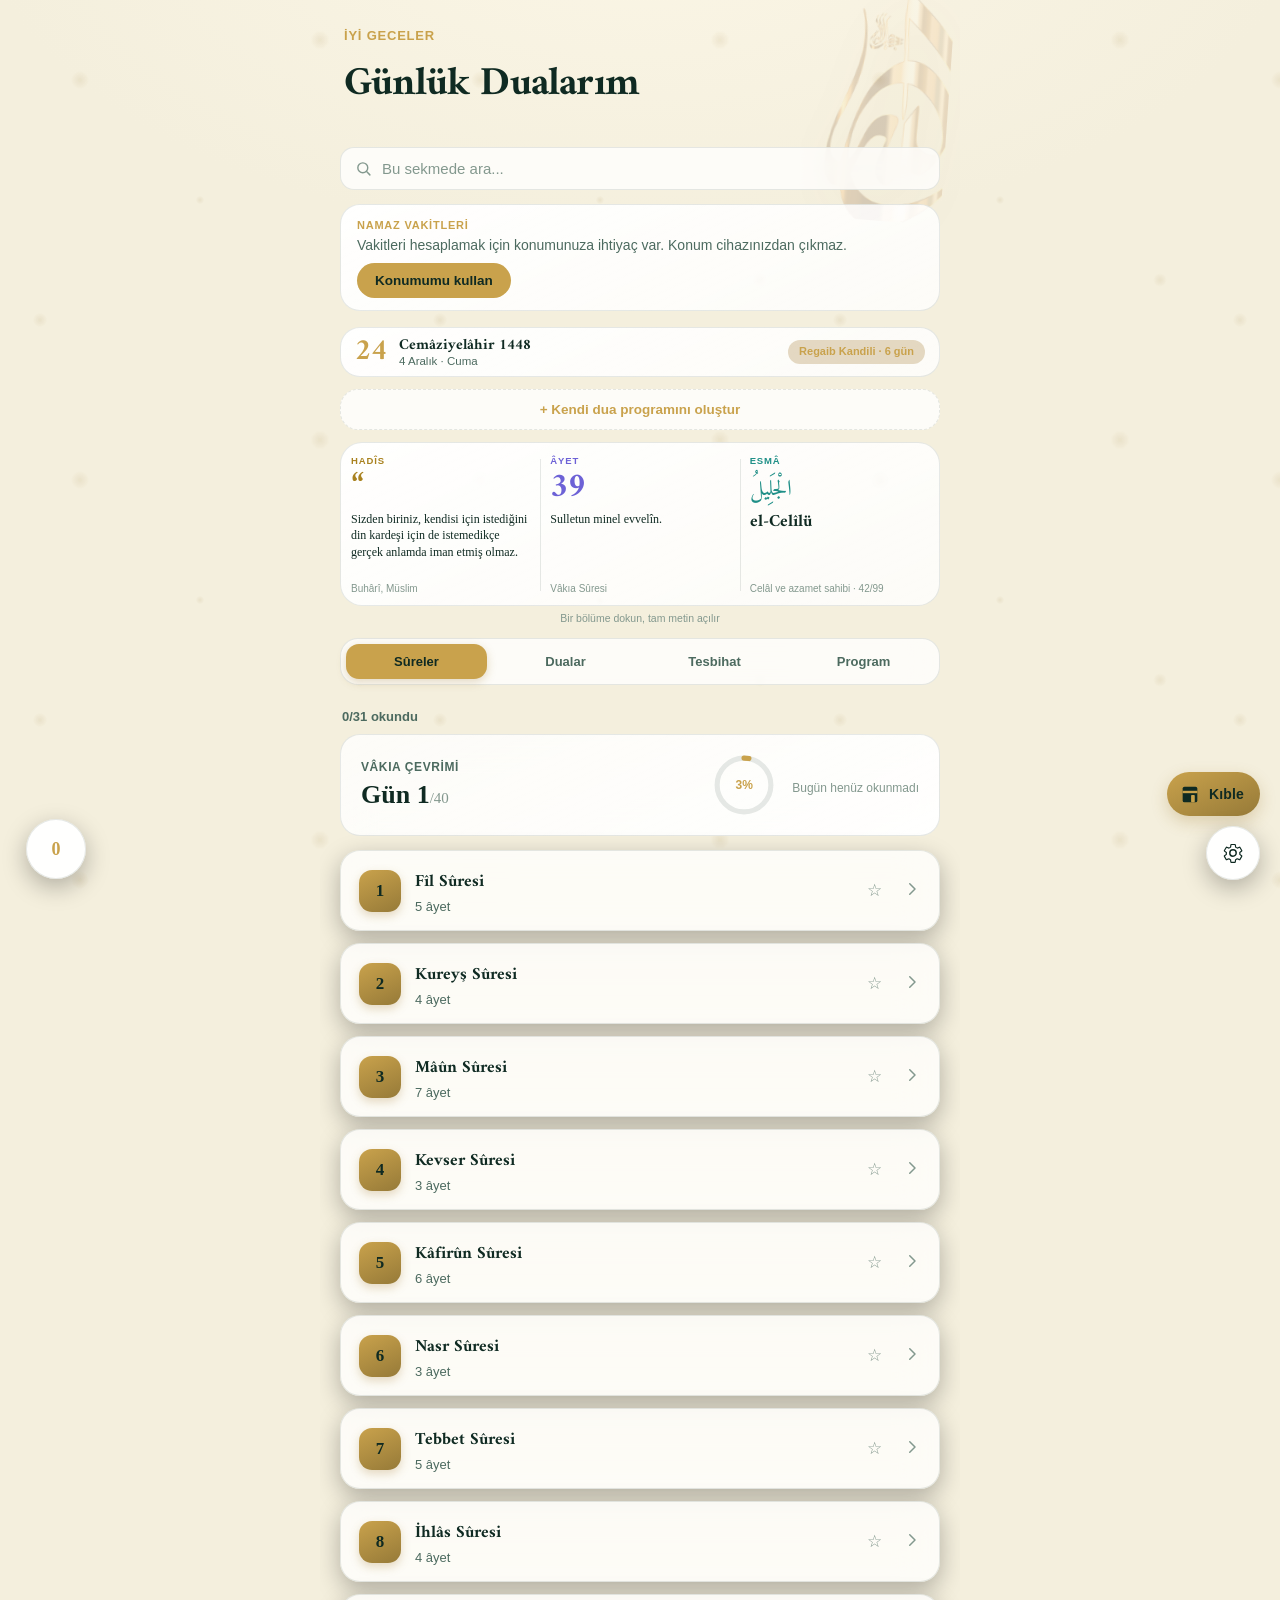
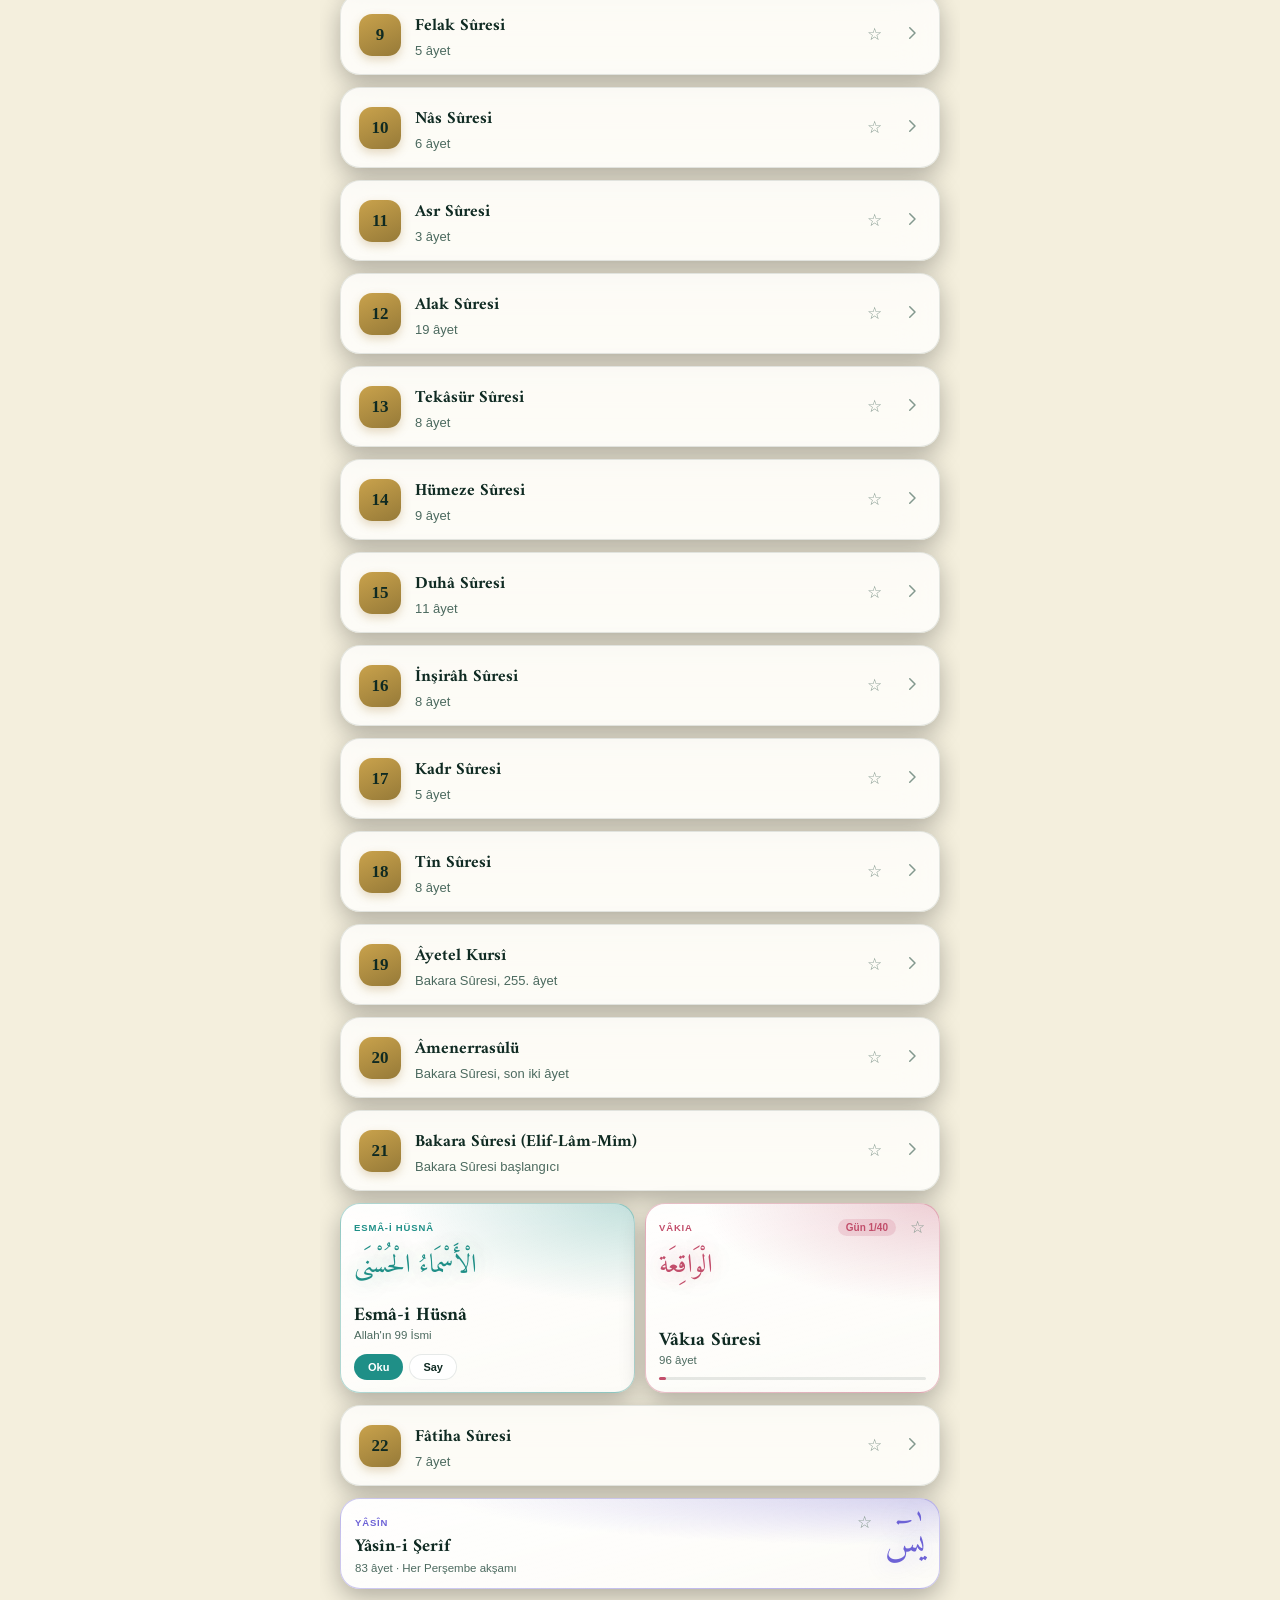
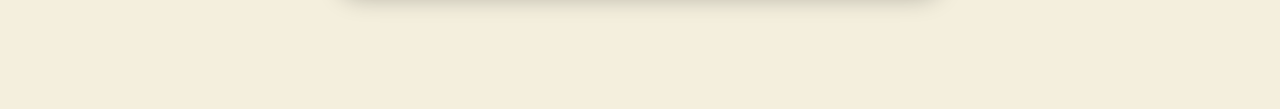
<file: index.html>
<!DOCTYPE html>
<html lang="tr">
<head>
<meta charset="UTF-8">
<meta name="viewport" content="width=device-width, initial-scale=1, viewport-fit=cover">
<script>
/* AÇILIŞ EKRANI SÜRESİ: iOS'un açılış resmi, sayfa ilk kez çizilene kadar ekranda kalır. Ana ekrandan (standalone)
   açılışta çizimi kısa süre geciktiririz; böylece aynı resim daha uzun görünür ve ikinci bir ekran olmaz.
   Ayarlamak için SPLASH_MS (milisaniye). Tarayıcıda denemek için adrese ?splash ekle. */
try {
  var SPLASH_MS = 1600;
  if (window.navigator.standalone === true || window.matchMedia("(display-mode: standalone)").matches || location.search.indexOf("splash") > -1) {
    var t0 = Date.now();
    while (Date.now() - t0 < SPLASH_MS) { /* bekle */ }
  }
} catch (e) {}
</script>
<meta name="theme-color" content="#0A2A22">
<meta name="mobile-web-app-capable" content="yes">
<meta name="apple-mobile-web-app-capable" content="yes">
<meta name="apple-mobile-web-app-status-bar-style" content="black-translucent">
<meta name="apple-mobile-web-app-title" content="Dualarım">
<link rel="manifest" href="manifest.json">
<title>Günlük Dualarım</title>
<link rel="preconnect" href="https://fonts.googleapis.com">
<link rel="preconnect" href="https://fonts.gstatic.com" crossorigin>
<link href="https://fonts.googleapis.com/css2?family=Amiri:ital,wght@0,400;0,700;1,400&display=swap" rel="stylesheet">
<link rel="icon" type="image/png" sizes="192x192" href="assets/icon-192.png">
<link rel="apple-touch-icon" href="assets/icon-180.png">
<link rel="apple-touch-startup-image" media="(device-width: 440px) and (device-height: 956px) and (-webkit-device-pixel-ratio: 3) and (orientation: portrait) and (prefers-color-scheme: dark)" href="assets/splash/1320x2868.jpg">
<link rel="apple-touch-startup-image" media="(device-width: 440px) and (device-height: 956px) and (-webkit-device-pixel-ratio: 3) and (orientation: portrait) and (prefers-color-scheme: light)" href="assets/splash/light-1320x2868.jpg">
<link rel="apple-touch-startup-image" media="(device-width: 402px) and (device-height: 874px) and (-webkit-device-pixel-ratio: 3) and (orientation: portrait) and (prefers-color-scheme: dark)" href="assets/splash/1206x2622.jpg">
<link rel="apple-touch-startup-image" media="(device-width: 402px) and (device-height: 874px) and (-webkit-device-pixel-ratio: 3) and (orientation: portrait) and (prefers-color-scheme: light)" href="assets/splash/light-1206x2622.jpg">
<link rel="apple-touch-startup-image" media="(device-width: 430px) and (device-height: 932px) and (-webkit-device-pixel-ratio: 3) and (orientation: portrait) and (prefers-color-scheme: dark)" href="assets/splash/1290x2796.jpg">
<link rel="apple-touch-startup-image" media="(device-width: 430px) and (device-height: 932px) and (-webkit-device-pixel-ratio: 3) and (orientation: portrait) and (prefers-color-scheme: light)" href="assets/splash/light-1290x2796.jpg">
<link rel="apple-touch-startup-image" media="(device-width: 393px) and (device-height: 852px) and (-webkit-device-pixel-ratio: 3) and (orientation: portrait) and (prefers-color-scheme: dark)" href="assets/splash/1179x2556.jpg">
<link rel="apple-touch-startup-image" media="(device-width: 393px) and (device-height: 852px) and (-webkit-device-pixel-ratio: 3) and (orientation: portrait) and (prefers-color-scheme: light)" href="assets/splash/light-1179x2556.jpg">
<link rel="apple-touch-startup-image" media="(device-width: 390px) and (device-height: 844px) and (-webkit-device-pixel-ratio: 3) and (orientation: portrait) and (prefers-color-scheme: dark)" href="assets/splash/1170x2532.jpg">
<link rel="apple-touch-startup-image" media="(device-width: 390px) and (device-height: 844px) and (-webkit-device-pixel-ratio: 3) and (orientation: portrait) and (prefers-color-scheme: light)" href="assets/splash/light-1170x2532.jpg">
<link rel="apple-touch-startup-image" media="(device-width: 428px) and (device-height: 926px) and (-webkit-device-pixel-ratio: 3) and (orientation: portrait) and (prefers-color-scheme: dark)" href="assets/splash/1284x2778.jpg">
<link rel="apple-touch-startup-image" media="(device-width: 428px) and (device-height: 926px) and (-webkit-device-pixel-ratio: 3) and (orientation: portrait) and (prefers-color-scheme: light)" href="assets/splash/light-1284x2778.jpg">
<link rel="apple-touch-startup-image" media="(device-width: 375px) and (device-height: 812px) and (-webkit-device-pixel-ratio: 3) and (orientation: portrait) and (prefers-color-scheme: dark)" href="assets/splash/1125x2436.jpg">
<link rel="apple-touch-startup-image" media="(device-width: 375px) and (device-height: 812px) and (-webkit-device-pixel-ratio: 3) and (orientation: portrait) and (prefers-color-scheme: light)" href="assets/splash/light-1125x2436.jpg">
<link rel="apple-touch-startup-image" media="(device-width: 414px) and (device-height: 896px) and (-webkit-device-pixel-ratio: 3) and (orientation: portrait) and (prefers-color-scheme: dark)" href="assets/splash/1242x2688.jpg">
<link rel="apple-touch-startup-image" media="(device-width: 414px) and (device-height: 896px) and (-webkit-device-pixel-ratio: 3) and (orientation: portrait) and (prefers-color-scheme: light)" href="assets/splash/light-1242x2688.jpg">
<link rel="apple-touch-startup-image" media="(device-width: 414px) and (device-height: 896px) and (-webkit-device-pixel-ratio: 2) and (orientation: portrait) and (prefers-color-scheme: dark)" href="assets/splash/828x1792.jpg">
<link rel="apple-touch-startup-image" media="(device-width: 414px) and (device-height: 896px) and (-webkit-device-pixel-ratio: 2) and (orientation: portrait) and (prefers-color-scheme: light)" href="assets/splash/light-828x1792.jpg">
<link rel="apple-touch-startup-image" media="(device-width: 375px) and (device-height: 667px) and (-webkit-device-pixel-ratio: 2) and (orientation: portrait) and (prefers-color-scheme: dark)" href="assets/splash/750x1334.jpg">
<link rel="apple-touch-startup-image" media="(device-width: 375px) and (device-height: 667px) and (-webkit-device-pixel-ratio: 2) and (orientation: portrait) and (prefers-color-scheme: light)" href="assets/splash/light-750x1334.jpg">
<link rel="apple-touch-startup-image" media="(device-width: 414px) and (device-height: 736px) and (-webkit-device-pixel-ratio: 3) and (orientation: portrait) and (prefers-color-scheme: dark)" href="assets/splash/1242x2208.jpg">
<link rel="apple-touch-startup-image" media="(device-width: 414px) and (device-height: 736px) and (-webkit-device-pixel-ratio: 3) and (orientation: portrait) and (prefers-color-scheme: light)" href="assets/splash/light-1242x2208.jpg">
<style>
/* =========================================================
   SABAH VİRDİ — design tokens
   Palette: near-black surface + warm dawn amber accent
   Type: SF-style sans for chrome, serif ("New York" style) for reading text
   Signature: activity-ring tesbih counter with 3D press feedback
   ========================================================= */

:root{
  --emblem-img: url('[data-uri]');
  --sans: -apple-system, BlinkMacSystemFont, "SF Pro Display", "Segoe UI", Roboto, Helvetica, Arial, sans-serif;
  --serif: "New York", ui-serif, Georgia, "Times New Roman", serif;
  --display: "Amiri", var(--serif);

  --radius-lg: 28px;
  --radius-md: 20px;
  --radius-sm: 14px;

  --accent: #C9A24C;       /* zümrüt yaldız */
  --accent-dim: #967A38;
  --accent-glow: rgba(201,162,76,0.35);

  --shadow-soft: 0 8px 24px rgba(0,0,0,0.28);
  --shadow-press: 0 2px 8px rgba(0,0,0,0.35) inset;

  --font-scale: 1;
}

/* ---------- THEME: dark (default) ---------- */
.theme-dark{
  --bg: #0A2A22;
  --bg-end: #081E19;
  --bg-grad: radial-gradient(1200px 600px at 50% -10%, #123E33 0%, #081E19 55%);
  --surface: rgba(255,255,255,0.055);
  --surface-strong: rgba(255,255,255,0.09);
  --border: rgba(201,162,76,0.16);
  --text-primary: #EFF3EF;
  --text-secondary: #8FB6A8;
  --text-tertiary: #6C8E82;
  --divider: rgba(201,162,76,0.14);
}

/* ---------- THEME: light ---------- */
.theme-light{
  --bg: #F4EFDD;
  --bg-end: #F4EFDD;
  --bg-grad: radial-gradient(1200px 600px at 50% -10%, #FBF6E6 0%, #F4EFDD 55%);
  --surface: rgba(255,255,255,0.78);
  --surface-strong: rgba(255,255,255,0.96);
  --border: rgba(10,42,34,0.1);
  --text-primary: #0F2A22;
  --text-secondary: #4C6A5F;
  --text-tertiary: #83988e;
  --divider: rgba(10,42,34,0.1);
  --accent-glow: rgba(150,110,30,0.25);
}

/* font-size data attribute scales */
body[data-font-size="small"]{ --font-scale: 0.86; }
body[data-font-size="medium"]{ --font-scale: 1; }
body[data-font-size="large"]{ --font-scale: 1.22; }
body[data-font-size="xlarge"]{ --font-scale: 1.48; }

*{ box-sizing: border-box; -webkit-tap-highlight-color: transparent; }
html,body{ height: 100%; }
/* Sayfa hiçbir ekranda yana kaymasın (taşan sabit süsler, iOS'ta yatay esneme) */
html, body{ max-width: 100%; touch-action: pan-y pinch-zoom; overscroll-behavior-x: none; }
@supports (overflow: clip){ .home-screen, .reader-screen, .stats-screen, .qibla-screen{ overflow-x: clip; } }
@supports (overflow: clip){ html, body{ overflow-x: clip; } }
body{
  margin: 0;
  font-family: var(--sans);
  /* Gradyan tekrar etmesin: 100% yüksekliğin altında kaydırınca ikinci bir "parlak bant" (dikiş) oluşuyordu.
     Gradyanın bittiği renk (--bg-end) zemin olarak devam eder. */
  background: var(--bg-grad) no-repeat, var(--bg-end);
  color: var(--text-primary);
  min-height: 100dvh;
  transition: background .35s ease, color .35s ease;
  overscroll-behavior-y: none;
}

button{ font-family: inherit; border: none; background: none; color: inherit; cursor: pointer; touch-action: manipulation; }

/* ================= HOME ================= */
.home-screen{
  position: relative;
  overflow: hidden;
  max-width: 640px;
  margin: 0 auto;
  padding: env(safe-area-inset-top, 24px) 20px 120px;
  min-height: 100dvh;
}

/* Sağ üstte yumuşak, göz yormayan bir "Allah" amblemi — atmosferik arka plan */
.home-bg-emblem{
  position: absolute;
  top: -10px;
  right: 12px;
  width: 150px;
  height: 230px;
  background-image: var(--emblem-img);
  background-repeat: no-repeat;
  background-position: top right -30px;
  background-size: 150px auto;
  opacity: 0.14;
  filter: drop-shadow(0 0 30px var(--accent-glow));
  pointer-events: none;
  z-index: 0;
  transform: rotate(4deg);
}
.theme-light .home-bg-emblem{ opacity: 0.18; }

.home-header, .dua-list{ position: relative; z-index: 1; }

.home-header{ padding: 28px 4px 22px; }
.eyebrow{
  font-size: 13px; font-weight: 600; letter-spacing: .06em; text-transform: uppercase;
  color: var(--accent); margin-bottom: 6px;
}
.home-title{
  font-family: var(--display);
  font-size: 40px; font-weight: 700; margin: 0 0 6px; letter-spacing: -0.02em;
  color: var(--text-primary);
}
.home-sub{ margin: 0; color: var(--text-secondary); font-size: 15px; }

.dua-list{ display: flex; flex-direction: column; gap: 12px; }

.dua-card{
  position: relative;
  display: flex; align-items: center; gap: 14px;
  padding: 16px 18px;
  background: var(--surface);
  border: 1px solid var(--border);
  border-radius: var(--radius-md);
  backdrop-filter: blur(20px) saturate(140%);
  -webkit-backdrop-filter: blur(20px) saturate(140%);
  box-shadow: var(--shadow-soft);
  transform-style: preserve-3d;
  transition: transform .35s cubic-bezier(.2,.8,.2,1), box-shadow .35s ease, border-color .35s ease;
  text-align: left;
  width: 100%;
}
.dua-card:active{ transform: scale(.975) translateY(1px); box-shadow: var(--shadow-press); }
@media (hover:hover){
  .dua-card:hover{ transform: translateY(-3px) rotateX(2deg); border-color: var(--accent-glow); box-shadow: 0 14px 30px rgba(0,0,0,0.32); }
}

.dua-index{
  flex: 0 0 auto;
  width: 42px; height: 42px;
  border-radius: 13px;
  display: flex; align-items: center; justify-content: center;
  font-family: var(--serif); font-weight: 600; font-size: 17px;
  background: linear-gradient(155deg, var(--accent) 0%, var(--accent-dim) 100%);
  color: #0F2A22;
  box-shadow: 0 4px 10px var(--accent-glow);
}
.dua-info{ flex: 1; min-width: 0; }
.dua-name{ font-family: var(--display); font-size: 17px; font-weight: 700; margin: 0 0 2px; }
.dua-meta{ font-size: 13px; color: var(--text-secondary); margin: 0; display: flex; align-items: center; gap: 6px; flex-wrap: wrap; }
.dua-cycle-badge{
  font-size: 11px; font-weight: 700; letter-spacing: .02em;
  padding: 2px 8px; border-radius: 20px;
  background: var(--accent-glow); color: var(--accent);
}
.dua-chevron{ color: var(--text-tertiary); flex: 0 0 auto; }
.dua-done{
  position: absolute; top: 10px; right: 10px;
  width: 20px; height: 20px; border-radius: 50%;
  background: var(--accent); color: #0F2A22;
  display: none; align-items: center; justify-content: center; font-size: 12px; font-weight: 700;
}
.dua-card.is-done .dua-done{ display: flex; }

/* ---------- Home: gruplanmış bölümler ---------- */
.section-label{
  display: flex; align-items: baseline; justify-content: space-between;
  padding: 0 6px; margin: 0;
  font-size: 11.5px; font-weight: 800; letter-spacing: .09em; text-transform: uppercase;
  color: var(--accent);
}
.section-label:not(:first-child){ margin-top: 8px; }
.section-label .count{
  font-size: 10.5px; font-weight: 700; letter-spacing: 0;
  padding: 2px 8px; border-radius: 999px;
  background: var(--accent-glow); color: var(--accent);
}

.dua-card-row{ display: flex; align-items: stretch; gap: 8px; }
.dua-card-row .dua-card{ flex: 1; min-width: 0; width: auto; }
.dua-counter-btn{
  flex: 0 0 auto; width: 52px;
  display: flex; align-items: center; justify-content: center;
  background: var(--surface); border: 1px solid var(--border);
  border-radius: var(--radius-md); color: var(--accent);
  box-shadow: var(--shadow-soft);
  transition: transform .18s ease, background .2s ease;
}
.dua-counter-btn:active{ transform: scale(.9); background: var(--surface-strong); }

/* ---------- Home: Esmâ-i Hüsnâ öne çıkan kart ---------- */

.home-counter-fab{
  position: fixed; left: 20px; bottom: calc(20px + env(safe-area-inset-bottom,0px)); z-index: 20;
}
.home-counter-fab:active .counter-fab-ring{ transform: scale(.88); }

.home-footer{
  position: fixed; right: 20px; bottom: calc(20px + env(safe-area-inset-bottom,0px)); z-index: 20;
  display: flex; flex-direction: column; align-items: flex-end; gap: 10px;
}
.qibla-fab{
  height: 44px; padding: 0 16px 0 12px; border-radius: 999px;
  background: linear-gradient(155deg, var(--accent) 0%, var(--accent-dim) 100%);
  border: none;
  display: flex; align-items: center; gap: 8px;
  color: #0F2A22; font-weight: 700; font-size: 14px; letter-spacing: .01em;
  box-shadow: 0 6px 16px var(--accent-glow);
  transition: transform .2s ease;
  animation: qiblaPulse 3.2s ease-in-out infinite;
}
.qibla-fab:active{ transform: scale(.94); }
@keyframes qiblaPulse{
  0%, 100%{ box-shadow: 0 6px 16px var(--accent-glow), 0 0 0 0 transparent; }
  50%{ box-shadow: 0 6px 16px var(--accent-glow), 0 0 0 7px rgba(201,162,76,0.18); }
}
.settings-fab{
  width: 54px; height: 54px; border-radius: 50%;
  background: var(--surface-strong); border: 1px solid var(--border);
  backdrop-filter: blur(20px);
  display: flex; align-items: center; justify-content: center;
  color: var(--text-primary);
  box-shadow: var(--shadow-soft);
  transition: transform .2s ease;
}
.settings-fab:active{ transform: scale(.9); }

/* ================= READER ================= */
.reader-screen{ max-width: 680px; margin: 0 auto; padding-bottom: 90px; position: relative; }

/* Okuma ekranında çok soluk, sabit (scroll ile kaymayan) amblem — dikkat dağıtmadan atmosfer */
.reader-bg-emblem{
  position: fixed;
  top: 60px;
  right: 0;
  width: 120px;
  height: 190px;
  background-image: var(--emblem-img);
  background-repeat: no-repeat;
  background-position: top right;
  background-size: 120px auto;
  opacity: 0.06;
  pointer-events: none;
  z-index: 0;
  transform: rotate(4deg);
}
.theme-light .reader-bg-emblem{ opacity: 0.08; }
.reader-header, .reader-body{ position: relative; z-index: 1; }
@media (max-width: 380px){
  .reader-bg-emblem{ width: 100px; height: 160px; top: 50px; right: -10px; }
}
.reader-header{
  position: sticky; top: 0; z-index: 10;
  display: flex; align-items: center; gap: 10px;
  /* Yükseklik sabit: kaydırınca değişirse içerik kayar, scrollY eşiği tekrar geçer ve titreme olur */
  /* üst kenardan 28px aşağıda: iOS'ta üst kenara yakın başlık bulanık çiziliyordu */
  padding: calc(env(safe-area-inset-top,0px) + 28px) 14px 10px;
  border-bottom: 1px solid transparent;
  background: linear-gradient(var(--bg) 60%, transparent);
  /* backdrop-filter kullanılmaz: iOS PWA'da başlık yazısını bulanık çiziyordu */
}
.icon-btn{
  width: 38px; height: 38px; border-radius: 50%;
  background: var(--surface); border: 1px solid var(--border);
  display: flex; align-items: center; justify-content: center;
  color: var(--text-primary); flex: 0 0 auto;
  transition: transform .18s ease;
}
.icon-btn:active{ transform: scale(.88); }
.reader-title-wrap{ flex: 1; min-width: 0; height: 38px; display: flex; flex-direction: column; justify-content: center; text-align: center; }
.reader-title{ font-family: var(--display); font-size: 17px; line-height: 1.2; font-weight: 700; }
.reader-subtitle{ font-size: 12px; line-height: 1.2; color: var(--text-secondary); }

.audio-card{ margin: 0 0 16px; border: 1px solid var(--border, rgba(127,127,127,.25)); border-radius: 16px; padding: 12px 14px; background: var(--card, rgba(127,127,127,.06)); }
.audio-play{ display: flex; align-items: center; gap: 12px; width: 100%; background: none; border: 0; padding: 0; color: inherit; font: inherit; text-align: left; cursor: pointer; }
.audio-play-ico{ flex: none; width: 40px; height: 40px; border-radius: 50%; display: grid; place-items: center; background: var(--accent); color: #fff; }
.audio-play-title{ font-weight: 600; font-size: 15px; }
.audio-play-sub{ font-size: 12.5px; color: var(--text-secondary); }
.audio-actions{ display: flex; gap: 14px; margin-top: 10px; font-size: 13px; }
.audio-link{ background: none; border: 0; padding: 4px 0; color: var(--accent); font: inherit; font-weight: 600; cursor: pointer; }
.audio-link.muted{ color: var(--text-secondary); font-weight: 500; }
.audio-player{ width: 100%; margin-top: 12px; height: 40px; }
.audio-frame{ position: relative; width: 100%; aspect-ratio: 16 / 9; margin-top: 12px; border-radius: 12px; overflow: hidden; background: #000; }
.audio-frame iframe{ position: absolute; inset: 0; width: 100%; height: 100%; border: 0; }
.reader-body{ padding: 8px 22px 40px; }
.reader-note{
  font-size: 14px; color: var(--text-secondary);
  background: var(--surface); border: 1px solid var(--border);
  border-radius: var(--radius-sm); padding: 12px 16px; margin-bottom: 22px;
}
.cycle-banner{
  background: var(--surface); border: 1px solid var(--border);
  border-radius: var(--radius-sm); padding: 16px; margin-bottom: 18px;
}
.cycle-banner-row{ display: flex; align-items: center; justify-content: space-between; margin-bottom: 12px; }
.cycle-banner-label{ font-size: 13px; color: var(--text-secondary); }
.cycle-banner-day{ font-family: var(--serif); font-weight: 700; font-size: 16px; color: var(--accent); }
.cycle-advance-btn{ margin-top: 0; }
.cycle-skip{ margin-top: 14px; padding-top: 14px; border-top: 1px solid var(--divider); display: flex; flex-direction: column; align-items: center; gap: 10px; text-align: center; }
.cycle-skip-label{ font-size: 12.5px; letter-spacing: .04em; color: var(--text-tertiary); text-transform: uppercase; font-weight: 600; }
.cycle-skip-ctl{ display: flex; flex-direction: column; align-items: center; gap: 10px; }
.cycle-skip-step{ display: flex; align-items: center; justify-content: center; gap: 14px; }
.cycle-step{ width: 36px; height: 36px; border-radius: 50%; border: 1px solid var(--border); background: var(--surface); color: var(--accent); font-size: 20px; line-height: 1; font-weight: 600; display: grid; place-items: center; padding: 0; transition: transform .15s ease; }
.cycle-step:active{ transform: scale(.9); }
.cycle-skip-n{ min-width: 36px; text-align: center; font-family: var(--serif); font-weight: 700; font-size: 20px; color: var(--text-primary); font-variant-numeric: tabular-nums; }
.cycle-skip-add{ margin: 0; width: auto; display: inline-flex; align-items: center; justify-content: center; padding: 9px 20px; font-size: 14px; border-radius: 999px; background: transparent; color: var(--accent); border: 1px solid var(--accent); }
.cycle-skip-add:active{ transform: scale(.97); }
.cycle-advance-btn:disabled{ opacity: .55; }
.dua-text{
  font-family: var(--serif);
  font-size: calc(19px * var(--font-scale));
  line-height: 1.85;
  color: var(--text-primary);
  white-space: pre-line;
}
.dua-text .verse{ display: block; margin-bottom: 1.1em; }
.dua-text .verse-num{
  display: inline-block; min-width: 1.6em; margin-right: .4em;
  color: var(--accent); font-family: var(--sans); font-size: .55em; font-weight: 700;
  vertical-align: super;
}
.placeholder-note{
  font-family: var(--sans); font-size: 15px; color: var(--text-secondary);
  background: var(--surface); border: 1px dashed var(--border);
  border-radius: var(--radius-sm); padding: 18px;
}

/* Counter floating button on reader screen */
.counter-fab{
  position: fixed; right: 20px; bottom: calc(20px + env(safe-area-inset-bottom,0px)); z-index: 20;
}
.counter-fab-ring{
  width: 60px; height: 60px; border-radius: 50%;
  display: flex; align-items: center; justify-content: center;
  background: var(--surface-strong); border: 1px solid var(--border);
  backdrop-filter: blur(20px);
  box-shadow: var(--shadow-soft);
  transition: transform .18s ease;
}
.counter-fab:active .counter-fab-ring{ transform: scale(.88); }
.counter-fab-num{ font-family: var(--serif); font-weight: 700; font-size: 18px; color: var(--accent); }

/* ================= SHEETS (settings / counter) ================= */
.sheet-backdrop{
  position: fixed; inset: 0; background: rgba(0,0,0,0.45); z-index: 30;
  animation: fadeIn .25s ease;
}
.sheet{
  position: fixed; left: 0; right: 0; bottom: 0; z-index: 31;
  background: var(--surface-strong);
  backdrop-filter: blur(28px) saturate(160%);
  -webkit-backdrop-filter: blur(28px) saturate(160%);
  border-top-left-radius: 26px; border-top-right-radius: 26px;
  border: 1px solid var(--border); border-bottom: none;
  padding: 10px 24px calc(28px + env(safe-area-inset-bottom,0px));
  max-width: 640px; margin: 0 auto;
  box-shadow: 0 -10px 40px rgba(0,0,0,0.35);
  animation: slideUp .3s cubic-bezier(.2,.8,.2,1);
}
@keyframes fadeIn{ from{opacity:0} to{opacity:1} }
@keyframes slideUp{ from{ transform: translateY(24px); opacity:.4 } to{ transform: translateY(0); opacity:1 } }
.sheet-handle{ width: 40px; height: 5px; border-radius: 3px; background: var(--divider); margin: 6px auto 18px; }
.sheet-title{ font-family: var(--serif); font-size: 20px; margin: 0 0 16px; }

.setting-row{
  display: flex; align-items: center; justify-content: space-between;
  padding: 14px 0; border-bottom: 1px solid var(--divider); font-size: 15px;
}
.segmented{
  display: flex; background: var(--surface); border: 1px solid var(--border);
  border-radius: 10px; padding: 3px; gap: 2px;
}
.segmented button{
  padding: 6px 12px; border-radius: 8px; font-size: 14px; font-weight: 600;
  color: var(--text-secondary); transition: background .2s ease, color .2s ease;
}
.segmented button.active{ background: var(--accent); color: #0F2A22; }
#fontSegmented button[data-size="small"]{ font-size: 12px; }
#fontSegmented button[data-size="medium"]{ font-size: 14px; }
#fontSegmented button[data-size="large"]{ font-size: 16px; }
#fontSegmented button[data-size="xlarge"]{ font-size: 18px; }

.ghost-btn{
  width: 100%; text-align: center; padding: 13px; margin-top: 14px;
  border-radius: 14px; border: 1px solid var(--border); background: var(--surface);
  font-weight: 600; font-size: 15px; transition: transform .15s ease;
}
.ghost-btn:active{ transform: scale(.97); }
.ghost-btn.full{ margin-top: 20px; background: var(--accent); color: #0F2A22; border-color: transparent; }

/* Counter sheet specifics */
.counter-top{ display: flex; flex-direction: column; align-items: center; padding: 4px 0 8px; }
.counter-stage-label{
  font-family: var(--display); font-size: 20px; font-weight: 700; color: var(--accent);
  margin-bottom: 4px; text-align: center;
}
.counter-target{ text-align: center; color: var(--text-secondary); font-size: 13px; margin-bottom: 10px; }
.counter-ring-wrap{ position: relative; width: 214px; height: 214px; }
.tasbih-ring{ width: 214px; height: 214px; }
.tasbih-ring-track{ fill: none; stroke: var(--divider); stroke-width: 1.5; opacity: .5; }

/* Tesbih boncukları */
.tasbih-bead{
  fill: var(--divider);
  stroke: var(--bg);
  stroke-width: 2;
  transition: fill .25s ease, r .2s ease, filter .2s ease;
}
.tasbih-bead.lit{
  fill: var(--accent);
  filter: drop-shadow(0 0 4px var(--accent-glow));
}
.tasbih-bead.current{
  r: 9;
  filter: drop-shadow(0 0 8px var(--accent-glow));
}
/* Boncukları birbirine bağlayan ip görünümü */
.tasbih-thread{ fill: none; stroke: var(--divider); stroke-width: 1; opacity: .4; }

.tasbih-center{
  position: absolute; inset: 0; display: flex; flex-direction: column;
  align-items: center; justify-content: center;
}
.tasbih-count{
  font-family: var(--serif); font-size: 54px; font-weight: 700; color: var(--text-primary);
  transition: transform .1s ease, color .3s ease;
  line-height: 1;
}
.tasbih-count-sub{
  font-size: 11px; color: var(--text-tertiary); margin-top: 4px;
  letter-spacing: .04em;
  min-height: 14px;
}

/* Büyük dokunma alanı — parmak nereye basarsa bassın sayar */
.tasbih-tap-zone{
  position: relative;
  display: flex; align-items: center; justify-content: center;
  width: 100%; flex: 1;
  min-height: 160px;
  border-radius: 22px;
  margin: 8px 0 4px;
  background: var(--surface);
  border: 1.5px solid var(--border);
  transition: background .15s ease, transform .1s ease;
  touch-action: manipulation;
  overflow: hidden;
}
.tasbih-tap-zone:active{
  background: var(--surface-strong);
  transform: scale(.97);
}
.tasbih-tap-label{
  font-size: 16px; font-weight: 600; color: var(--text-tertiary);
  letter-spacing: .04em; pointer-events: none;
}
.tasbih-tap-label.has-phrase{
  font-family: var(--serif); font-size: 18px; font-weight: 500;
  color: var(--text-primary); letter-spacing: 0; line-height: 1.5;
  padding: 0 18px; text-align: center;
}

.sheet-actions{ display: flex; gap: 10px; }
.sheet-actions .ghost-btn{ margin-top: 10px; flex: 1; width: auto; min-width: 0; }
.counter-sheet .sheet-actions #tasbihUndo{ flex: 0 0 auto; width: auto; }

@media (prefers-reduced-motion: reduce){
  *{ animation-duration: .001s !important; transition-duration: .001s !important; }
}

@media (max-width: 380px){
  .home-title{ font-size: 32px; }
  .tasbih-dial{ width: 170px; height: 170px; }
  .tasbih-ring{ width: 170px; height: 170px; }
  .tasbih-count{ font-size: 44px; }
}

/* ================= SEKMELER ================= */
.tab-bar{
  display: flex; gap: 8px;
  margin: 0 0 18px;
  padding: 5px;
  background: var(--surface);
  border: 1px solid var(--border);
  border-radius: 18px;
  backdrop-filter: blur(16px);
}
.tab-btn{
  flex: 1; padding: 10px 4px;
  border-radius: 13px;
  font-size: 14px; font-weight: 600;
  white-space: nowrap;
  color: var(--text-secondary);
  transition: background .22s ease, color .22s ease;
  touch-action: manipulation;
}
.tab-btn.active{
  background: var(--accent);
  color: #0F2A22;
  box-shadow: 0 3px 10px var(--accent-glow);
}

/* ---------- Arama kutusu ---------- */
.search-box{
  display: flex; align-items: center; gap: 8px;
  padding: 11px 14px; margin: 0 0 14px;
  background: var(--surface); border: 1px solid var(--border);
  border-radius: 14px; backdrop-filter: blur(16px);
}
.search-box-icon{ color: var(--text-tertiary); flex: 0 0 auto; }
.search-box-input{
  flex: 1; min-width: 0; border: none; background: none; outline: none;
  font-family: inherit; font-size: 15px; color: var(--text-primary);
}
.search-box-input::placeholder{ color: var(--text-tertiary); }
.search-box-input::-webkit-search-cancel-button{ display: none; }
.search-box-clear{
  flex: 0 0 auto; width: 22px; height: 22px; border-radius: 50%;
  display: flex; align-items: center; justify-content: center;
  background: var(--surface-strong); color: var(--text-secondary); font-size: 12px;
}
.search-box-clear[hidden]{ display: none; }
.search-empty{
  text-align: center; padding: 40px 20px; color: var(--text-secondary); font-size: 14px;
}

/* ---------- Favori yıldızı ---------- */
.dua-fav-btn{
  flex: 0 0 auto; width: 30px; height: 30px;
  display: flex; align-items: center; justify-content: center;
  color: var(--text-tertiary); font-size: 17px; line-height: 1;
  border-radius: 50%; transition: transform .15s ease, color .15s ease;
}
.dua-fav-btn:active{ transform: scale(.85); }
.dua-fav-btn.is-fav{ color: var(--accent); }

/* Tesbihat kartları — farklı renk (yeşil ton) */
.tesbihat-card .dua-index{
  background: linear-gradient(155deg, #4ade80 0%, #16a34a 100%);
  color: #0a1f0f;
  box-shadow: 0 4px 10px rgba(74,222,128,0.3);
}
.tesbihat-card .dua-cycle-badge{
  background: rgba(74,222,128,0.15);
  color: #4ade80;
}

/* ================= STREAK BADGE ================= */
.streak-badge{
  font-size: 13px; font-weight: 600;
  color: var(--text-secondary);
  padding: 6px 2px 10px;
  min-height: 28px;
}

/* ================= OKUNDU BUTONU ================= */
.done-fab{ transition: background .2s ease, color .2s ease; }
.done-fab.is-done{
  background: var(--accent);
  color: #0F2A22;
  border-color: transparent;
}

/* Kart okundu hali — daha belirgin yeşil tik */
.dua-card.is-done{ border-color: rgba(74,222,128,0.25); }
.dua-card.is-done .dua-index{
  background: linear-gradient(155deg, #4ade80 0%, #16a34a 100%);
  color: #0a1f0f;
  box-shadow: 0 4px 10px rgba(74,222,128,0.3);
}
.dua-card.is-done .dua-done{ display: flex; }

/* ================= VAKİA ÇEVRİM ROZETİ — DAHA BELİRGİN ================= */
.dua-cycle-badge{
  font-size: 12px; font-weight: 700;
  padding: 3px 10px; border-radius: 20px;
  background: var(--accent-glow); color: var(--accent);
  border: 1px solid rgba(242,184,75,0.3);
}

/* ================= SLAYТ MODU ================= */
.slide-mode{
  position: fixed; inset: 0;
  display: flex; flex-direction: column;
  align-items: center; justify-content: center;
  padding: 80px 28px 160px;
  z-index: 5;
  background: var(--bg-grad), var(--bg);
}
.slide-mode[hidden]{ display: none !important; }
.slide-verse{
  font-family: var(--serif);
  font-size: calc(22px * var(--font-scale));
  line-height: 1.9;
  color: var(--text-primary);
  text-align: center;
  max-width: 560px;
  animation: verseIn .3s cubic-bezier(.2,.8,.2,1);
}
@keyframes verseIn{
  from{ opacity:0; transform: translateY(14px); }
  to{ opacity:1; transform: translateY(0); }
}
.slide-meta{
  margin-top: 24px;
  font-size: 13px; color: var(--text-tertiary);
  letter-spacing: .06em;
}
/* Ekranın ortası büyük dokunma alanı */
.slide-tap-zone{
  position: absolute; inset: 100px 0 180px;
  width: 100%; background: none; border: none;
  touch-action: manipulation; z-index: 1;
}
.slide-controls{
  position: fixed; bottom: calc(24px + env(safe-area-inset-bottom,0px));
  left: 0; right: 0;
  display: flex; gap: 8px; justify-content: center; padding: 0 20px;
  z-index: 6;
}
.slide-controls .ghost-btn{ flex: 1; margin-top: 0; max-width: 140px; font-size: 14px; }
.slide-exit-btn{ flex: 1.4 !important; }

/* Slayt toggle fab — sol altta, zikirmatik karşısında değil, okuma ekranında alt orta */
.slide-toggle-fab{
  position: fixed;
  bottom: calc(20px + env(safe-area-inset-bottom,0px));
  left: 20px;
  z-index: 20;
  width: 48px; height: 48px; border-radius: 50%;
  background: var(--surface-strong); border: 1px solid var(--border);
  backdrop-filter: blur(20px);
  display: flex; align-items: center; justify-content: center;
  color: var(--text-secondary);
  box-shadow: var(--shadow-soft);
  transition: background .2s ease, color .2s ease, transform .15s ease;
  touch-action: manipulation;
}
.slide-toggle-fab.active{
  background: var(--accent); color: #0F2A22; border-color: transparent;
}
.slide-toggle-fab:active{ transform: scale(.88); }

/* Son okunan âyet vurgu */
.verse-highlight{
  background: rgba(242,184,75,0.15);
  border-radius: 8px;
  transition: background 1.5s ease;
}

/* ================= SAYFA GEÇİŞ ANİMASYONLARI ================= */
/* showScreen() fonksiyonu inline style ile geçişi yönetiyor */
.slide-verse{ animation: verseIn .25s cubic-bezier(.2,.8,.2,1); }

/* ================= İSTATİSTİK EKRANI ================= */
.stats-screen{ min-height: 100dvh; max-width: 680px; margin: 0 auto; padding-bottom: 40px; }
.stats-body{ padding: 8px 20px 40px; display: flex; flex-direction: column; gap: 14px; }

.stat-card{
  background: var(--surface); border: 1px solid var(--border);
  border-radius: var(--radius-md); padding: 20px;
  backdrop-filter: blur(16px);
}
.stat-card-title{ font-size: 13px; font-weight: 600; color: var(--text-secondary); margin-bottom: 14px; letter-spacing: .04em; text-transform: uppercase; }

/* Streak kartı */
.streak-card{ text-align: center; padding: 28px 20px; }
.streak-flame{ font-size: 40px; margin-bottom: 6px; }
.streak-num{ font-family: var(--serif); font-size: 64px; font-weight: 700; color: var(--accent); line-height: 1; }
.streak-label{ font-size: 15px; color: var(--text-secondary); margin-top: 4px; }
.streak-badge-big{ margin-top: 12px; font-size: 14px; font-weight: 600; color: var(--accent); }

/* Özet pill'lar */
.stat-row{ display: flex; gap: 10px; }
.stat-pill{
  flex: 1; background: var(--surface); border: 1px solid var(--border);
  border-radius: var(--radius-sm); padding: 16px 10px; text-align: center;
}
.stat-num{ font-family: var(--serif); font-size: 28px; font-weight: 700; color: var(--text-primary); }
.stat-lbl{ font-size: 12px; color: var(--text-secondary); margin-top: 2px; }

/* Isı haritası */
.heat-map-wrap{ display: flex; gap: 4px; }
.heat-day-labels{ display: flex; flex-direction: column; gap: 3px; padding-top: 2px; }
.heat-label{ font-size: 10px; color: var(--text-tertiary); height: 28px; display: flex; align-items: center; }
.heat-grid{ display: flex; gap: 3px; flex: 1; }
.heat-week{ display: flex; flex-direction: column; gap: 3px; flex: 1; }
.heat-day{
  height: 28px; border-radius: 6px;
  background: var(--divider);
  display: flex; align-items: center; justify-content: center;
  transition: background .2s ease;
}
.heat-day.done{ background: var(--accent); }
.heat-day.future{ opacity: .25; }
.heat-day-num{ font-size: 9px; color: var(--text-tertiary); }
.heat-day.done .heat-day-num{ color: #0F2A22; font-weight: 700; }
.heat-legend{ display: flex; align-items: center; gap: 6px; margin-top: 12px; font-size: 12px; color: var(--text-tertiary); }
.heat-legend .heat-day{ width: 16px; height: 16px; display: inline-flex; }

/* Vâkıa çevrim bar */
.cycle-stat-row{ display: flex; justify-content: space-between; align-items: center; margin-bottom: 10px; }
.cycle-stat-day{ font-size: 15px; color: var(--text-primary); }
.cycle-stat-pct{ font-size: 14px; font-weight: 700; color: var(--accent); }
.cycle-bar-wrap{ height: 8px; background: var(--divider); border-radius: 4px; overflow: hidden; }
.cycle-bar-fill{ height: 100%; background: linear-gradient(90deg, var(--accent-dim), var(--accent)); border-radius: 4px; transition: width .5s cubic-bezier(.2,.8,.2,1); }

/* Streak badge buton */
button.streak-badge{
  font-size: 13px; font-weight: 600;
  color: var(--text-secondary);
  padding: 6px 2px 10px;
  min-height: 28px;
  text-align: left;
  touch-action: manipulation;
  transition: color .2s ease;
}
button.streak-badge:active{ color: var(--accent); }



/* ================= TASARIM GELİŞTİRMELERİ ================= */

/* Hafif İslami geometrik doku - arka planda çok soluk */
body::before{
  content: "";
  position: fixed; inset: 0;
  background-image:
    radial-gradient(circle at 20% 20%, var(--accent-glow) 0%, transparent 2%),
    radial-gradient(circle at 80% 10%, var(--accent-glow) 0%, transparent 2%),
    radial-gradient(circle at 50% 50%, var(--accent-glow) 0%, transparent 1.5%),
    radial-gradient(circle at 10% 80%, var(--accent-glow) 0%, transparent 1.5%),
    radial-gradient(circle at 90% 70%, var(--accent-glow) 0%, transparent 1.5%);
  background-size: 400px 400px;
  opacity: 0.4;
  pointer-events: none;
  z-index: 0;
}
.home-screen, .reader-screen, .stats-screen, .qibla-screen{ position: relative; z-index: 1; }

/* Perşembe akşamı Yâsîn kartı vurgusu */
body.yasin-time .dua-card[data-id="yasin"]{
  border-color: rgba(242,184,75,0.5);
  box-shadow: 0 0 0 1px rgba(242,184,75,0.3), 0 8px 24px rgba(242,184,75,0.15);
}
body.yasin-time .dua-card[data-id="yasin"] .dua-index{
  animation: gentlePulse 2.4s ease-in-out infinite;
}
@keyframes gentlePulse{
  0%, 100%{ box-shadow: 0 4px 10px var(--accent-glow); }
  50%{ box-shadow: 0 4px 20px var(--accent-glow), 0 0 0 4px var(--accent-glow); }
}

/* Okunmamış kartlarda nefes alan hafif parıltı */
.dua-card:not(.is-done)::after{
  content: "";
  position: absolute; inset: 0;
  border-radius: var(--radius-md);
  box-shadow: 0 0 0 0 var(--accent-glow);
  animation: cardBreathe 3.5s ease-in-out infinite;
  pointer-events: none;
}
@keyframes cardBreathe{
  0%, 100%{ box-shadow: 0 0 0 0 transparent; }
  50%{ box-shadow: 0 0 14px 0 var(--accent-glow); }
}

/* Reader header - scroll ile küçülme: yalnızca görsel özellikler (transform/opacity/renk) değişir, düzen değişmez */
.reader-header{ transition: background .25s ease, border-color .25s ease; }
/* transform/scale kullanılmaz: iOS Safari katmanı küçük çözünürlükte çizip yazıyı bulanık bırakıyor */
.reader-header .reader-title{ position: relative; top: 0; transition: top .25s ease, font-size .25s ease; }
.reader-header .reader-subtitle{ transition: opacity .2s ease; }
.reader-header.scrolled{
  background: var(--bg);
  border-bottom-color: var(--border);
}
.reader-header.scrolled .reader-title{ top: 8px; font-size: 15px; }
.reader-header.scrolled .reader-subtitle{ opacity: 0; }

/* Dropcap - ilk âyet büyük harfle başlasın */
.verse-first{
  position: relative;
  padding-top: 4px;
}
.verse-first::first-letter{
  font-size: 2.6em;
  font-weight: 700;
  color: var(--accent);
  float: left;
  line-height: 0.8;
  margin: 0.05em 0.08em 0 0;
}

/* Vâkıa çevrim büyük kartı */
.vakia-cycle-card{
  background: linear-gradient(155deg, var(--surface) 0%, var(--surface-strong) 100%);
  border: 1px solid var(--border);
  border-radius: var(--radius-md);
  padding: 18px 20px;
  margin-bottom: 14px;
  display: flex; align-items: center; justify-content: space-between; gap: 16px;
  backdrop-filter: blur(16px);
  cursor: pointer;
  transition: transform .2s ease;
  touch-action: manipulation;
}
.vakia-cycle-card:active{ transform: scale(.98); }
.vc-top{ flex: 1; }
.vc-title{ font-size: 12px; font-weight: 600; color: var(--text-secondary); text-transform: uppercase; letter-spacing: .05em; margin-bottom: 6px; }
.vc-day{ font-family: var(--serif); font-size: 26px; font-weight: 700; color: var(--text-primary); }
.vc-day span{ font-size: 15px; color: var(--text-tertiary); font-weight: 500; }
.vc-status{ font-size: 12px; color: var(--text-tertiary); margin-top: 6px; }
.vc-status.done{ color: #4ade80; font-weight: 600; }
.vc-ring-wrap{ position: relative; width: 64px; height: 64px; flex: 0 0 auto; }
.vc-ring{ width: 64px; height: 64px; transform: rotate(-90deg); }
.vc-ring-track{ fill: none; stroke: var(--divider); stroke-width: 8; }
.vc-ring-progress{
  fill: none; stroke: var(--accent); stroke-width: 8; stroke-linecap: round;
  stroke-dasharray: 264; transition: stroke-dashoffset .5s cubic-bezier(.2,.8,.2,1);
}
.vc-ring-pct{
  position: absolute; inset: 0; display: flex; align-items: center; justify-content: center;
  font-size: 12px; font-weight: 700; color: var(--accent);
}

/* Zikirmatik hedef tamamlanınca parlama efekti */
.tasbih-tap-zone.target-reached{
  animation: targetFlash .6s ease;
}
.tasbih-tap-zone.is-complete{
  border-color: var(--accent); background: var(--accent-glow);
}
.tasbih-tap-zone.is-complete .tasbih-tap-label{ color: var(--accent); }
@keyframes targetFlash{
  0%{ background: var(--surface); }
  40%{ background: var(--accent-glow); }
  100%{ background: var(--surface); }
}
.celebrate-burst{
  position: absolute; inset: 0;
  pointer-events: none;
  display: flex; align-items: center; justify-content: center;
  font-size: 40px;
  opacity: 0;
  animation: burstPop .9s ease forwards;
}
@keyframes burstPop{
  0%{ opacity: 0; transform: scale(0.4); }
  30%{ opacity: 1; transform: scale(1.15); }
  100%{ opacity: 0; transform: scale(1.4) translateY(-20px); }
}


/* ================= RENK TONLARI (kutucuklar ve bölümler) ================= */
.theme-dark .tone-h{ --tone: #C9A24C; --tone-rgb: 201,162,76; }
.theme-dark .tone-a, .theme-dark .tone-y{ --tone: #A79FF2; --tone-rgb: 167,159,242; }
.theme-dark .tone-e{ --tone: #3FB8AF; --tone-rgb: 63,184,175; }
.theme-dark .tone-v{ --tone: #E68AA0; --tone-rgb: 230,138,160; }
.theme-light .tone-h{ --tone: #A9821F; --tone-rgb: 169,130,31; }
.theme-light .tone-a, .theme-light .tone-y{ --tone: #6D62D6; --tone-rgb: 109,98,214; }
.theme-light .tone-e{ --tone: #1F8F87; --tone-rgb: 31,143,135; }
.theme-light .tone-v{ --tone: #C24E6B; --tone-rgb: 194,78,107; }
.tone-label{ font-size: 9.5px; font-weight: 800; letter-spacing: .09em; text-transform: uppercase; color: var(--tone); }

/* ================= TARİH ŞERİDİ (Hicrî tarih + yaklaşan özel gün) ================= */
.date-strip{
  display: flex; align-items: center; gap: 12px; width: 100%; text-align: left;
  padding: 9px 14px; margin-bottom: 12px;
  background: linear-gradient(155deg, var(--surface-strong) 0%, var(--surface) 100%);
  border: 1px solid var(--border); border-radius: var(--radius-md);
  color: inherit; touch-action: manipulation;
}
.date-strip.has-event:active{ transform: scale(.985); }
.date-strip.is-now{ border-color: var(--accent); box-shadow: 0 0 0 3px var(--accent-glow); }
.dt-day{ font-family: var(--display); font-size: 30px; font-weight: 700; line-height: 1; color: var(--accent); flex: 0 0 auto; }
.dt-meta{ min-width: 0; }
.dt-month{ font-family: var(--display); font-size: 15px; font-weight: 700; line-height: 1.15; }
.dt-greg{ font-size: 11.5px; color: var(--text-secondary); }
.dt-chip{
  margin-left: auto; flex: 0 1 auto; min-width: 0; max-width: 50%;
  font-size: 11px; font-weight: 700; line-height: 1.25; text-align: center; padding: 5px 11px; border-radius: 14px;
  background: var(--accent-glow); color: var(--accent);
}
.dt-chip.is-now{ background: var(--accent); color: #0F2A22; }

/* ================= ÜÇLÜ TEK CAM (Hadîs / Âyet / Esmâ) ================= */
.tri-wrap{
  display: grid; grid-template-columns: repeat(3, minmax(0, 1fr));
  padding: 12px 0 10px; margin-bottom: 6px; border-radius: 22px;
  background: linear-gradient(155deg, var(--surface-strong) 0%, var(--surface) 100%);
  border: 1px solid var(--border);
}
.tri-col{
  position: relative; display: flex; flex-direction: column; gap: 7px;
  min-height: 140px; min-width: 0; padding: 0 10px; text-align: left; color: inherit; overflow: hidden;
  touch-action: manipulation; transition: opacity .15s ease;
}
.tri-col:active{ opacity: .65; }
.tri-col + .tri-col::before{ content: ""; position: absolute; left: 0; top: 4px; bottom: 4px; width: 1px; background: var(--divider); }
.tri-mark, .tri-num{ font-family: var(--display); font-size: 34px; line-height: .9; font-weight: 700; color: var(--tone); }
.tri-text{
  font-family: var(--serif); font-size: 12px; line-height: 1.4;
  display: -webkit-box; -webkit-line-clamp: 4; -webkit-box-orient: vertical; overflow: hidden;
}
.tri-arabic{ font-family: var(--display); font-size: 30px; line-height: 1.4; color: var(--tone); direction: rtl; text-align: left; }
.tri-arabic.mid{ font-size: 22px; line-height: 1.5; }
.tri-arabic.long{ font-size: 14px; line-height: 1.6; }
.tri-name, .tri-text, .tri-src{ overflow-wrap: anywhere; }
.tri-name{ font-family: var(--display); font-size: 17px; line-height: 1.1; font-weight: 700; }
.tri-src{
  margin-top: auto; font-size: 10px; line-height: 1.3; color: var(--text-tertiary);
  display: -webkit-box; -webkit-line-clamp: 2; -webkit-box-orient: vertical; overflow: hidden;
}
.tri-hint{ text-align: center; font-size: 10.5px; color: var(--text-tertiary); margin: 0 0 14px; }

/* ================= GÜNÜN İÇERİĞİ (alttan tam metin sayfası) ================= */
.daily-sheet{ max-height: 90dvh; overflow-y: auto; }
.dsh-text{ font-family: var(--serif); font-size: calc(20px * var(--font-scale)); line-height: 1.7; margin: 10px 0 6px; }
.dsh-src{ font-size: 13px; color: var(--text-tertiary); margin-bottom: 4px; }
.dsh-arabic{ font-family: var(--display); font-size: 58px; line-height: 1.5; text-align: center; color: var(--tone); direction: rtl; margin-top: 6px; }
.dsh-arabic.long{ font-size: 26px; }
.dsh-name{ font-family: var(--display); font-size: 30px; font-weight: 700; text-align: center; }
.dsh-mean{ text-align: center; font-family: var(--serif); font-style: italic; font-size: 17px; color: var(--text-secondary); margin-top: 4px; }
.dsh-count{ text-align: center; font-size: 12.5px; color: var(--text-tertiary); margin-top: 6px; font-variant-numeric: tabular-nums; }
.dsh-when{ font-size: 14px; color: var(--text-secondary); margin: 2px 0 4px; }
.daily-sheet .ghost-btn{ margin-top: 12px; }

/* Esmâ-i Hüsnâ okuma ekranında isim altındaki anlam */
.dua-text .verse-meaning{
  display: block; margin-top: 2px;
  font-family: var(--sans); font-size: calc(13px * var(--font-scale)); line-height: 1.4;
  color: var(--text-tertiary);
}

/* ================= KIBLE ================= */
.qibla-screen{ min-height: 100dvh; max-width: 680px; margin: 0 auto; padding-bottom: 40px; }
.qibla-body{ padding: 4px 20px 40px; display: flex; flex-direction: column; align-items: center; gap: 14px; }
.qibla-info{ text-align: center; }
.qibla-label{ font-size: 11px; font-weight: 700; letter-spacing: .07em; text-transform: uppercase; color: var(--accent); }
.qibla-deg{ font-family: var(--display); font-size: 52px; font-weight: 700; line-height: 1.1; font-variant-numeric: tabular-nums; }
.qibla-dist{ font-size: 13.5px; color: var(--text-secondary); min-height: 1.4em; }
.qibla-dial-wrap{ width: min(100%, 340px); aspect-ratio: 1; }
.qibla-dial{ width: 100%; height: 100%; display: block; overflow: visible; }
.qd-face{ fill: var(--surface); stroke: var(--border); stroke-width: 1.5; transition: stroke .25s ease, filter .25s ease; }
.qd-inner{ fill: none; stroke: var(--divider); stroke-width: 1; }
.qd-tick{ stroke: var(--text-tertiary); stroke-width: 1.2; }
.qd-tick.major{ stroke: var(--text-secondary); stroke-width: 2; }
.qd-card{ font-family: var(--display); font-size: 20px; font-weight: 700; fill: var(--text-secondary); text-anchor: middle; }
.qd-card.north{ fill: var(--accent); }
.qd-line{ stroke: var(--accent); stroke-width: 1.5; stroke-dasharray: 3 5; opacity: .45; }
.qd-kaaba{ fill: #101512; stroke: var(--accent); stroke-width: 1.5; }
.qd-kaaba-band{ fill: var(--accent); }
.qd-pointer{ fill: var(--accent); }
.qd-heading{ font-family: var(--display); font-size: 40px; font-weight: 700; fill: var(--text-primary); text-anchor: middle; font-variant-numeric: tabular-nums; }
.qd-heading-sub{ font-size: 11px; letter-spacing: .07em; text-transform: uppercase; fill: var(--text-tertiary); text-anchor: middle; }
.qibla-dial-wrap.aligned .qd-face{ stroke: var(--accent); filter: drop-shadow(0 0 14px var(--accent-glow)); }
.qibla-status{ margin: 0; text-align: center; font-size: 15px; font-weight: 600; color: var(--text-primary); min-height: 1.5em; }
.qibla-status.ok{ color: var(--accent); }
.qibla-status.warn{ color: var(--text-secondary); font-weight: 500; }
.qibla-actions{ width: 100%; max-width: 340px; display: flex; flex-direction: column; }
.qibla-actions .ghost-btn{ margin-top: 0; }
/* Bulut eşitleme: kod girme kutusu ve kod gösterimi (önceden stilsizdi) */
#syncRestoreRow{ display: flex; flex-direction: column; gap: 10px; margin-top: 12px; }
#syncRestoreRow[hidden]{ display: none; }
#syncRestoreRow .ghost-btn{ margin-top: 0; }
.sync-input{
  width: 100%; box-sizing: border-box; height: 50px; padding: 0 16px;
  border-radius: 14px; border: 1px solid var(--border); background: var(--surface);
  color: var(--text-primary); font: 600 16px/1 ui-monospace, Menlo, monospace; /* 16px: iOS yakınlaştırmasını önler */
  letter-spacing: .04em; text-align: center; outline: none;
}
.sync-input:focus{ border-color: var(--accent); }
.sync-input::placeholder{ color: var(--text-tertiary); font-weight: 400; letter-spacing: .02em; }
.sync-label{ font-size: 13px; color: var(--text-secondary); margin-bottom: 6px; }
.sync-code{ font: 700 17px/1.4 ui-monospace, Menlo, monospace; letter-spacing: .05em; color: var(--text-primary); word-break: break-all; padding: 12px 14px; border-radius: 14px; background: var(--surface); border: 1px solid var(--border); text-align: center; }
.app-version{ margin: 14px 0 0; text-align: center; font-size: 12px; color: var(--text-tertiary); font-variant-numeric: tabular-nums; }
.qibla-hint{ margin: 6px 0 0; max-width: 340px; text-align: center; font-size: 12.5px; line-height: 1.5; color: var(--text-tertiary); }

/* ================= OTOMATİK KAYDIRMA ================= */
.autoscroll-fab{
  position: fixed;
  bottom: calc(20px + 48px + 12px + env(safe-area-inset-bottom,0px));
  left: 20px; z-index: 20;
  width: 48px; height: 48px; border-radius: 50%;
  background: var(--surface-strong); border: 1px solid var(--border);
  backdrop-filter: blur(20px);
  display: flex; align-items: center; justify-content: center;
  color: var(--text-secondary);
  box-shadow: var(--shadow-soft);
  transition: background .2s ease, color .2s ease, transform .15s ease;
  touch-action: manipulation;
}
.autoscroll-fab.active{ background: var(--accent); color: #0F2A22; border-color: transparent; }
.autoscroll-fab:active{ transform: scale(.88); }
.autoscroll-fab[hidden], .autoscroll-speed[hidden]{ display: none !important; }
.autoscroll-speed{
  position: fixed;
  bottom: calc(20px + 48px + 12px + 7px + env(safe-area-inset-bottom,0px));
  left: calc(20px + 48px + 8px); z-index: 20;
  height: 34px; padding: 0 14px; border-radius: 999px;
  background: var(--surface-strong); border: 1px solid var(--border);
  backdrop-filter: blur(20px);
  color: var(--accent); font-weight: 700; font-size: 13px;
  box-shadow: var(--shadow-soft);
  touch-action: manipulation;
}
.autoscroll-speed:active{ transform: scale(.94); }

/* ================= AYIRT EDİLEN KARTLAR (Esmâ-i Hüsnâ / Vâkıa / Yâsîn) ================= */
.dua-card:not(.is-done)[data-id="vakia"]{ border-color: rgba(217,116,140,0.38); }
.dua-card:not(.is-done)[data-id="vakia"] .dua-index{
  background: linear-gradient(155deg, #E68AA0 0%, #B04E68 100%); color: #2A0E17;
  box-shadow: 0 4px 10px rgba(217,116,140,0.38);
}
.dua-card:not(.is-done)[data-id="yasin"]{ border-color: rgba(142,134,232,0.4); }
.dua-card:not(.is-done)[data-id="yasin"] .dua-index{
  background: linear-gradient(155deg, #A79FF2 0%, #6A61C4 100%); color: #16123A;
  box-shadow: 0 4px 10px rgba(142,134,232,0.4);
}
/* Sûreler: Esmâ-i Hüsnâ / Vâkıa (uzun ikili) ve Yâsîn (geniş) kutucukları */
.sp-pair{ display: grid; grid-template-columns: 1fr 1fr; gap: 10px; }
.sp-pair > .sp-tile:only-child{ grid-column: 1 / -1; }
.sp-tile{
  position: relative; overflow: hidden; display: flex; flex-direction: column; text-align: left;
  min-height: 190px; padding: 12px 13px; border-radius: 20px; color: inherit; cursor: pointer;
  background:
    radial-gradient(130% 85% at 100% 0%, rgba(var(--tone-rgb), .26) 0%, transparent 62%),
    linear-gradient(165deg, var(--surface-strong), var(--surface));
  border: 1px solid rgba(var(--tone-rgb), .34);
  box-shadow: var(--shadow-soft);
  transition: transform .2s ease, border-color .2s ease;
  touch-action: manipulation;
}
.sp-tile:active{ transform: scale(.97); }
.sp-top{ display: flex; align-items: center; justify-content: space-between; gap: 6px; min-height: 22px; }
.sp-top .dua-fav-btn{ margin: -4px -6px -4px 0; }
.sp-chip{ font-size: 10px; font-weight: 800; padding: 3px 8px; border-radius: 999px; color: var(--tone); background: rgba(var(--tone-rgb), .16); margin-left: auto; }
.sp-arabic{
  font-family: var(--display); font-size: 26px; line-height: 1.55; margin-top: 8px;
  color: var(--tone); direction: rtl; text-align: left;
  text-shadow: 0 0 22px rgba(var(--tone-rgb), .38);
}
.sp-name{ font-family: var(--display); font-size: 19px; font-weight: 700; line-height: 1.1; margin-top: auto; }
.sp-meta{ font-size: 11.5px; line-height: 1.35; color: var(--text-secondary); margin-top: 2px; }
.sp-bar{ position: relative; height: 3px; border-radius: 3px; background: var(--divider); margin-top: 8px; }
.sp-bar i{ position: absolute; inset: 0 auto 0 0; border-radius: 3px; background: var(--tone); }
.sp-btns{ display: flex; gap: 6px; margin-top: 10px; }
.sp-btn{ font-size: 11px; font-weight: 800; padding: 6px 13px; border-radius: 999px; border: 1px solid var(--border); background: var(--surface-strong); color: var(--text-primary); }
.sp-btn.primary{ background: var(--tone); border-color: transparent; color: #06241F; }
.theme-light .sp-btn.primary{ color: #fff; }
.sp-done{ display: none; margin-left: 6px; width: 18px; height: 18px; border-radius: 50%; background: var(--accent); color: #0F2A22; font-size: 11px; font-weight: 700; align-items: center; justify-content: center; vertical-align: middle; }
.sp-tile.is-done .sp-done{ display: inline-flex; }
.sp-tile.is-done{ border-color: rgba(74,222,128,0.4); }
.sp-wide{ flex-direction: row; align-items: center; justify-content: space-between; gap: 12px; min-height: 0; padding: 12px 14px; }
.sp-wide .sp-info{ display: flex; flex-direction: column; gap: 2px; min-width: 0; flex: 1; }
.sp-wide .sp-name{ margin-top: 2px; font-size: 18px; }
.sp-wide .sp-arabic{ font-size: 34px; line-height: 1.25; margin-top: 0; flex: 0 0 auto; }
body.yasin-time .sp-tile.tone-y{ border-color: rgba(242,184,75,0.65); box-shadow: 0 0 0 3px rgba(242,184,75,0.16), var(--shadow-soft); }

/* ================= NAMAZ VAKİTLERİ KARTI ================= */
.prayer-card{
  position: relative; overflow: hidden;
  background: linear-gradient(155deg, var(--surface-strong) 0%, var(--surface) 100%);
  border: 1px solid var(--border);
  border-radius: var(--radius-md);
  padding: 14px 16px 12px;
  margin-bottom: 16px;
}
.pt-top{ display: flex; align-items: flex-end; justify-content: space-between; gap: 12px; }
.pt-label{ font-size: 11px; font-weight: 700; letter-spacing: .07em; text-transform: uppercase; color: var(--accent); }
.pt-next{ display: flex; align-items: baseline; gap: 8px; margin-top: 4px; }
.pt-next-name{ font-family: var(--display); font-size: 28px; font-weight: 700; line-height: 1.1; }
.pt-next-time{ font-size: 15px; color: var(--text-secondary); font-variant-numeric: tabular-nums; }
.pt-left{ text-align: right; }
.pt-left b{ display: block; font-family: var(--display); font-size: 24px; line-height: 1.1; color: var(--accent); font-variant-numeric: tabular-nums; }
.pt-left span{ font-size: 11.5px; color: var(--text-tertiary); }
.pt-row{ display: grid; grid-template-columns: repeat(6, 1fr); gap: 4px; margin-top: 12px; padding-top: 10px; border-top: 1px solid var(--divider); }
.pt-cell{ text-align: center; padding: 4px 0 5px; border-radius: 10px; }
.pt-cell span{ display: block; font-size: 10.5px; color: var(--text-tertiary); }
.pt-cell b{ display: block; font-size: 13px; font-weight: 600; color: var(--text-primary); font-variant-numeric: tabular-nums; }
.pt-cell.passed b{ color: var(--text-tertiary); font-weight: 500; }
.pt-cell.next{ background: var(--accent-glow); }
.pt-cell.next span{ color: var(--accent); font-weight: 700; }
.pt-note{ margin: 8px 0 0; font-size: 11px; color: var(--text-tertiary); }
.pt-ask{ margin: 6px 0 0; font-size: 14px; color: var(--text-secondary); }
.pt-btn{
  margin-top: 10px; padding: 10px 18px; border-radius: 999px;
  background: var(--accent); color: #0F2A22; font-weight: 700; font-size: 13.5px;
  transition: transform .15s ease;
}
.pt-btn:active{ transform: scale(.95); }
.pt-btn:disabled{ opacity: .6; }

/* ================= YEDEKLEME ================= */
.settings-sheet{ max-height: 90dvh; overflow-y: auto; }
.backup-title{ margin: 22px 0 8px; }
.backup-note{ margin: 0 0 12px; font-size: 13px; line-height: 1.5; color: var(--text-secondary); }
.backup-actions{ display: flex; gap: 10px; }
.backup-actions .ghost-btn{ margin-top: 0; flex: 1; width: auto; min-width: 0; font-size: 14px; }
.backup-status{ margin: 10px 0 0; min-height: 1.3em; font-size: 13px; color: var(--accent); text-align: center; }
.backup-status.err{ color: #E58A8A; }

/* ================= PROGRAMLAR ================= */
.tab-btn{ font-size: 13px; }
.pq-grid{ display: grid; grid-template-columns: 1fr 1fr; gap: 10px; margin-bottom: 12px; }
.pq-tile{
  display: flex; flex-direction: column; gap: 3px; text-align: left; padding: 12px 13px; border-radius: 18px; color: inherit;
  background: radial-gradient(120% 90% at 0% 0%, rgba(var(--tone-rgb), .26), transparent 65%), linear-gradient(160deg, var(--surface-strong), var(--surface));
  border: 1px solid rgba(var(--tone-rgb), .34); touch-action: manipulation; transition: transform .2s ease; min-width: 0;
}
.pq-tile:active{ transform: scale(.97); }
.pq-grid > .pq-tile:only-child{ grid-column: 1 / -1; }
.pq-name{ font-family: var(--display); font-size: 18px; font-weight: 700; line-height: 1.15; overflow: hidden; text-overflow: ellipsis; white-space: nowrap; }
.pq-sub{ font-size: 11.5px; color: var(--text-secondary); }
.pq-st{ font-size: 11px; font-weight: 800; color: var(--tone); margin-top: 3px; }
.pq-empty{ width: 100%; margin-bottom: 12px; padding: 12px 14px; border-radius: 18px; border: 1px dashed var(--border); color: var(--accent); font-weight: 700; font-size: 13.5px; text-align: center; background: var(--surface); }
.pcard{
  padding: 14px 15px; border-radius: var(--radius-md); display: flex; flex-direction: column; gap: 10px;
  background: radial-gradient(120% 90% at 0% 0%, rgba(var(--tone-rgb), .18), transparent 62%), linear-gradient(160deg, var(--surface-strong), var(--surface));
  border: 1px solid rgba(var(--tone-rgb), .30);
}
.pcard-top{ display: flex; align-items: center; gap: 10px; }
.pcard-ic{ width: 34px; height: 34px; border-radius: 11px; display: grid; place-items: center; flex: 0 0 auto; color: var(--tone); background: rgba(var(--tone-rgb), .16); }
.pcard-ic svg{ width: 19px; height: 19px; }
.pcard h4{ margin: 0; flex: 1; min-width: 0; font-family: var(--display); font-size: 20px; line-height: 1.1; overflow: hidden; text-overflow: ellipsis; white-space: nowrap; }
.pcard-st{ font-size: 11px; font-weight: 800; color: var(--tone); white-space: nowrap; }
.pcard-chips{ display: flex; flex-wrap: wrap; gap: 5px; }
.pcard-chips span{ font-size: 11px; padding: 3px 9px; border-radius: 999px; background: var(--surface); border: 1px solid var(--border); color: var(--text-secondary); }
.pcard-chips span.done{ color: var(--tone); border-color: rgba(var(--tone-rgb), .45); background: rgba(var(--tone-rgb), .12); }
.pcard-btns{ display: flex; gap: 8px; }
.pcard-btns button{ padding: 10px 14px; border-radius: 999px; font-weight: 800; font-size: 13px; }
.pcard-go{ flex: 1; background: var(--tone); color: #06241F; }
.theme-light .pcard-go{ color: #fff; }
.pcard-edit{ background: var(--surface-strong); border: 1px solid var(--border); color: var(--text-primary); }
.pcard-new{ width: 100%; padding: 16px; border-radius: var(--radius-md); border: 1px dashed var(--border); color: var(--accent); font-weight: 700; font-size: 14px; background: var(--surface); }
/* akış */
.prog-strip{ display: flex; gap: 4px; padding: 2px 22px 8px; position: relative; z-index: 1; }
.prog-strip i{ flex: 1; height: 4px; border-radius: 3px; background: var(--divider); }
.prog-strip i.d{ background: var(--accent); } .prog-strip i.c{ background: var(--accent); opacity: .55; }
.prog-nextbar{
  position: fixed; left: 0; right: 0; bottom: 0; z-index: 25;
  padding: 26px 14px calc(14px + env(safe-area-inset-bottom, 0px));
  background: linear-gradient(transparent, var(--bg) 42%);
  max-width: 680px; margin: 0 auto;
}
.prog-nextbar[hidden]{ display: none; }
.prog-next{
  width: 100%; display: flex; align-items: center; justify-content: space-between; gap: 10px; padding: 14px 18px; border-radius: 18px;
  background: var(--accent); color: #0F2A22; font-weight: 800; font-size: 15px; box-shadow: 0 8px 22px var(--accent-glow);
}
.prog-next small{ font-weight: 600; font-size: 11.5px; opacity: .75; overflow: hidden; text-overflow: ellipsis; white-space: nowrap; max-width: 50%; }
.prog-next:active{ transform: scale(.985); }
.prog-links{ display: flex; align-items: center; justify-content: center; gap: 10px; margin-top: 8px; font-size: 12px; color: var(--text-tertiary); }
.prog-links button{ font-size: 12px; color: var(--text-secondary); padding: 4px 6px; }
body.in-program .reader-screen{ padding-bottom: 190px; }
body.in-program .counter-fab, body.in-program .slide-toggle-fab{ bottom: calc(118px + env(safe-area-inset-bottom, 0px)); }
body.in-program .autoscroll-fab{ bottom: calc(118px + 48px + 12px + env(safe-area-inset-bottom, 0px)); }
body.in-program .autoscroll-speed{ bottom: calc(118px + 48px + 12px + 7px + env(safe-area-inset-bottom, 0px)); }
/* editör */
.prog-sheet{ max-height: 92dvh; overflow-y: auto; }
.prog-lab{ display: flex; justify-content: space-between; align-items: baseline; margin: 14px 0 6px; font-size: 11px; font-weight: 800; letter-spacing: .08em; text-transform: uppercase; color: var(--accent); }
.prog-lab-note{ font-size: 11px; font-weight: 600; letter-spacing: 0; text-transform: none; color: var(--text-tertiary); }
.prog-input{
  width: 100%; padding: 12px 14px; border-radius: 14px; background: var(--surface); border: 1px solid var(--border);
  color: var(--text-primary); font-family: inherit; font-size: 15px; outline: none;
}
.prog-pick{ display: flex; flex-wrap: wrap; gap: 8px; margin-bottom: 8px; }
.prog-pick button{ width: 42px; height: 42px; border-radius: 13px; display: grid; place-items: center; background: var(--surface); border: 1px solid var(--border); color: var(--text-secondary); }
.prog-pick button svg{ width: 21px; height: 21px; }
.prog-pick button.on{ background: rgba(var(--tone-rgb, 201,162,76), .18); border-color: var(--tone, var(--accent)); color: var(--tone, var(--accent)); }
.prog-pick .swatch{ width: 34px; height: 34px; border-radius: 50%; background: var(--tone); border: 2px solid transparent; }
.prog-pick .swatch.on{ border-color: var(--text-primary); box-shadow: 0 0 0 2px var(--bg); }
.psel{ display: flex; align-items: center; gap: 8px; padding: 8px 10px; margin-bottom: 6px; border-radius: 13px; background: var(--surface); border: 1px solid var(--border); font-size: 14px; }
.psel .no{ width: 22px; height: 22px; border-radius: 7px; display: grid; place-items: center; font-size: 11px; font-weight: 800; background: linear-gradient(155deg, var(--accent), var(--accent-dim)); color: #0F2A22; flex: 0 0 auto; }
.psel .nm{ flex: 1; min-width: 0; overflow: hidden; text-overflow: ellipsis; white-space: nowrap; }
.psel button{ width: 30px; height: 30px; border-radius: 9px; color: var(--text-secondary); font-size: 14px; }
.psel button:disabled{ opacity: .3; }
.popt{ display: flex; align-items: center; justify-content: space-between; gap: 8px; width: 100%; padding: 10px 4px; border-bottom: 1px solid var(--divider); font-size: 14px; text-align: left; color: inherit; }
.popt .plus{ width: 24px; height: 24px; border-radius: 50%; border: 1px solid var(--border); display: grid; place-items: center; color: var(--accent); font-weight: 800; flex: 0 0 auto; }
.prog-empty{ font-size: 13px; color: var(--text-tertiary); padding: 8px 2px; }
#progEdSheet .ghost-btn{ margin-top: 10px; }
#progAdd{ max-height: 220px; overflow-y: auto; margin-bottom: 6px; }
/* tamamlandı */
.prog-done-mark{ width: 64px; height: 64px; margin: 8px auto 12px; border-radius: 50%; display: grid; place-items: center; font-size: 32px; font-weight: 800; background: var(--accent); color: #0F2A22; box-shadow: 0 0 0 8px var(--accent-glow); }
.prog-done-sub{ text-align: center; color: var(--text-secondary); margin: 0 0 4px; font-size: 14px; }

/* ================= HATIRLATMALAR ================= */
#remList{ display: flex; flex-direction: column; gap: 8px; margin-bottom: 10px; }
.rem-row{ display: flex; align-items: center; gap: 12px; padding: 11px 12px; border-radius: 14px; background: var(--surface); border: 1px solid var(--border); text-align: left; width: 100%; color: inherit; }
.rem-time{ font-family: var(--display); font-size: 24px; font-weight: 700; color: var(--accent); font-variant-numeric: tabular-nums; flex: 0 0 auto; min-width: 62px; }
.rem-info{ flex: 1; min-width: 0; }
.rem-info b{ display: block; font-size: 15px; overflow: hidden; text-overflow: ellipsis; white-space: nowrap; }
.rem-info small{ display: block; font-size: 12px; color: var(--text-secondary); overflow: hidden; text-overflow: ellipsis; white-space: nowrap; }
.rem-row.off .rem-time, .rem-row.off .rem-info{ opacity: .45; }
.rem-switch{ position: relative; width: 46px; height: 28px; border-radius: 999px; background: var(--divider); flex: 0 0 auto; transition: background .2s ease; }
.rem-switch::after{ content: ""; position: absolute; top: 3px; left: 3px; width: 22px; height: 22px; border-radius: 50%; background: #fff; box-shadow: 0 1px 4px rgba(0,0,0,.35); transition: transform .2s ease; }
.rem-switch.on{ background: var(--accent); }
.rem-switch.on::after{ transform: translateX(18px); }
/* Ayarlar sayfasının üstünde açılır */
#remEdBackdrop{ z-index: 40; }
.rem-sheet{ max-height: 92dvh; overflow-y: auto; z-index: 41; }
.rem-presets, .rem-days{ display: flex; flex-wrap: wrap; gap: 8px; }
.rem-presets button, .rem-days button{ padding: 8px 12px; border-radius: 999px; font-size: 13px; font-weight: 600; background: var(--surface); border: 1px solid var(--border); color: var(--text-secondary); }
.rem-days button{ min-width: 46px; text-align: center; }
.rem-presets .rem-prog-chip{ display: inline-flex; align-items: center; gap: 6px; color: var(--tone); border-color: rgba(var(--tone-rgb), .45); background: rgba(var(--tone-rgb), .12); }
.rem-prog-chip svg{ width: 15px; height: 15px; }
.rem-days button.on{ background: var(--accent); color: #0F2A22; border-color: transparent; }
#remEdSheet .ghost-btn{ margin-top: 10px; }
select.prog-input{ appearance: none; -webkit-appearance: none; }

/* Uzun alttan sayfalarda kapatma her zaman görünsün: yapışkan ✕ ve (ayarlarda) yapışkan Tamam */
.sheet-x{
  position: sticky; top: 0; float: right; z-index: 6; width: 34px; height: 34px; margin: -2px -8px 0 8px;
  border-radius: 50%; display: grid; place-items: center; font-size: 15px; color: var(--text-secondary);
  background: var(--surface-strong); border: 1px solid var(--border);
  -webkit-backdrop-filter: blur(12px); backdrop-filter: blur(12px);
}
.sheet-x:active{ transform: scale(.9); }
.sheet-footer{
  position: sticky; bottom: calc(-28px - env(safe-area-inset-bottom, 0px)); z-index: 5;
  margin: 8px -24px calc(-28px - env(safe-area-inset-bottom, 0px));
  padding: 18px 24px calc(28px + env(safe-area-inset-bottom, 0px));
  background: linear-gradient(transparent, var(--bg) 34%);
}
.sheet-footer .ghost-btn{ margin-top: 0; }

.diag-out{ margin: 10px 0 0; padding: 10px 12px; border-radius: 12px; background: var(--surface); border: 1px solid var(--border); font-size: 11.5px; line-height: 1.5; white-space: pre-wrap; word-break: break-all; color: var(--text-secondary); user-select: all; -webkit-user-select: all; }
/* ================= PAYLAŞIM TOAST ================= */
.share-toast{
  position: fixed; left: 50%; bottom: 40px;
  transform: translateX(-50%) translateY(20px);
  background: var(--surface-strong);
  border: 1px solid var(--border);
  backdrop-filter: blur(20px);
  color: var(--text-primary);
  font-size: 14px; font-weight: 600;
  padding: 12px 20px; border-radius: 14px;
  box-shadow: var(--shadow-soft);
  opacity: 0;
  transition: opacity .25s ease, transform .25s ease;
  z-index: 50;
  pointer-events: none;
}
.share-toast.show{ opacity: 1; transform: translateX(-50%) translateY(0); }

</style>
</head>
<body class="theme-dark" data-font-size="medium">
<script>
/* Tema, sayfa çizilmeden önce uygulanır: "auto" ise telefonun sistem görünümüne uyar */
try {
  var t = (JSON.parse(localStorage.getItem("sabahVirdi:v1") || "{}").theme) || "auto";
  var dark = t === "dark" || (t === "auto" && window.matchMedia("(prefers-color-scheme: dark)").matches);
  document.body.className = dark ? "theme-dark" : "theme-light";
} catch (e) {}
</script>

  <!-- ================= HOME SCREEN ================= -->
  <main id="home" class="screen home-screen">
    <div class="home-bg-emblem" aria-hidden="true"></div>
    <header class="home-header">
      <div class="eyebrow" id="greetingText">Günaydın</div>
      <h1 class="home-title">Günlük Dualarım</h1>
    </header>

    <div class="search-box">
      <svg viewBox="0 0 24 24" width="17" height="17" class="search-box-icon"><circle cx="11" cy="11" r="7" fill="none" stroke="currentColor" stroke-width="2"/><path d="M21 21l-4.3-4.3" fill="none" stroke="currentColor" stroke-width="2" stroke-linecap="round"/></svg>
      <input type="search" id="searchInput" class="search-box-input" placeholder="Bu sekmede ara..." autocomplete="off" autocorrect="off" spellcheck="false" />
      <button class="search-box-clear" id="searchClearBtn" aria-label="Aramayı temizle" hidden>✕</button>
    </div>

    <div class="prayer-card" id="prayerCard" aria-label="Namaz vakitleri"></div>

    <button class="date-strip" id="calendarLeafCard" aria-label="Günün tarihi"></button>

    <div id="programQuick"></div>

    <div class="tri-wrap" id="dailyTriptych" aria-label="Günün içerikleri"></div>
    <div class="tri-hint">Bir bölüme dokun, tam metin açılır</div>

    <div class="tab-bar">
      <button class="tab-btn active" data-tab="sure">Sûreler</button>
      <button class="tab-btn" data-tab="dualar">Dualar</button>
      <button class="tab-btn" data-tab="tesbihat">Tesbihat</button>
      <button class="tab-btn" data-tab="program">Program</button>
    </div>

    <button class="streak-badge" id="streakBadge" aria-label="İstatistikler"></button>

    <div class="vakia-cycle-card" id="vakiaCycleCard" role="button" tabindex="0" aria-label="Vâkıa çevrimini aç" hidden></div>

    <section class="dua-list" id="duaList"><!-- JS ile doldurulur --></section>

    <button class="home-counter-fab" id="homeCounterFab" aria-label="Zikirmatik">
      <span class="counter-fab-ring"><span class="counter-fab-num" id="homeCounterFabNum">0</span></span>
    </button>

    <footer class="home-footer">
      <button class="qibla-fab" id="openQibla" aria-label="Kıble bul">
        <svg viewBox="0 0 24 24" width="22" height="22" aria-hidden="true"><rect x="4" y="4" width="16" height="17" rx="2" fill="currentColor"/><rect x="4" y="8.5" width="16" height="2.6" fill="var(--accent)"/><rect x="13.2" y="13.2" width="4" height="7.8" rx=".8" fill="var(--accent)"/></svg>
        <span>Kıble</span>
      </button>
      <button class="settings-fab" id="openSettings" aria-label="Ayarlar">
        <svg viewBox="0 0 24 24" width="22" height="22"><path d="M12 15.5a3.5 3.5 0 1 0 0-7 3.5 3.5 0 0 0 0 7Z" fill="none" stroke="currentColor" stroke-width="1.6"/><path d="M19.4 13.5c.04-.33.06-.66.06-1s-.02-.67-.06-1l2.03-1.58a.5.5 0 0 0 .12-.64l-1.92-3.32a.5.5 0 0 0-.6-.22l-2.4.96a7.4 7.4 0 0 0-1.73-1l-.36-2.54a.5.5 0 0 0-.5-.42h-3.84a.5.5 0 0 0-.5.42l-.36 2.54c-.63.24-1.2.58-1.73 1l-2.4-.96a.5.5 0 0 0-.6.22L2.63 9.28a.5.5 0 0 0 .12.64L4.78 11.5c-.04.33-.06.66-.06 1s.02.67.06 1L2.75 15.08a.5.5 0 0 0-.12.64l1.92 3.32a.5.5 0 0 0 .6.22l2.4-.96c.53.42 1.1.76 1.73 1l.36 2.54a.5.5 0 0 0 .5.42h3.84a.5.5 0 0 0 .5-.42l.36-2.54c.63-.24 1.2-.58 1.73-1l2.4.96a.5.5 0 0 0 .6-.22l1.92-3.32a.5.5 0 0 0-.12-.64L19.4 13.5Z" fill="none" stroke="currentColor" stroke-width="1.3" stroke-linejoin="round"/></svg>
      </button>
    </footer>
  </main>

  <!-- ================= READER SCREEN ================= -->
  <main id="reader" class="screen reader-screen" hidden>
    <div class="reader-bg-emblem" aria-hidden="true"></div>
    <header class="reader-header">
      <button class="icon-btn back-btn" id="backBtn" aria-label="Geri">
        <svg viewBox="0 0 24 24" width="20" height="20"><path d="M15 5l-7 7 7 7" fill="none" stroke="currentColor" stroke-width="2" stroke-linecap="round" stroke-linejoin="round"/></svg>
      </button>
      <div class="reader-title-wrap">
        <div class="reader-title" id="readerTitle">-</div>
        <div class="reader-subtitle" id="readerSubtitle">-</div>
      </div>
      <button class="icon-btn" id="shareBtn" aria-label="Paylaş">
        <svg viewBox="0 0 24 24" width="19" height="19"><path d="M12 3v12M12 3l-4 4M12 3l4 4M5 13v6a2 2 0 002 2h10a2 2 0 002-2v-6" fill="none" stroke="currentColor" stroke-width="1.9" stroke-linecap="round" stroke-linejoin="round"/></svg>
      </button>
      <button class="icon-btn done-fab" id="doneFab" aria-label="Okundu işaretle">
        <svg viewBox="0 0 24 24" width="20" height="20"><path d="M5 13l4 4L19 7" fill="none" stroke="currentColor" stroke-width="2.2" stroke-linecap="round" stroke-linejoin="round"/></svg>
      </button>
    </header>

    <div class="prog-strip" id="progStrip" hidden></div>

    <!-- Normal okuma modu -->
    <div class="reader-body" id="readerBody"><!-- JS ile doldurulur --></div>

    <!-- Slayt modu -->
    <div class="slide-mode" id="slideMode" hidden>
      <div class="slide-verse" id="slideVerse"></div>
      <div class="slide-meta" id="slideMeta"></div>
      <button class="slide-tap-zone" id="slideTapZone" aria-label="Sonraki âyet"></button>
      <div class="slide-controls">
        <button class="ghost-btn" id="slidePrev">← Önceki</button>
        <button class="ghost-btn slide-exit-btn" id="slideExit">Liste görünümü</button>
        <button class="ghost-btn" id="slideNext">Sonraki →</button>
      </div>
    </div>

    <!-- Program akışı: sıradaki dua çubuğu -->
    <div class="prog-nextbar" id="progNextBar" hidden>
      <button class="prog-next" id="progNext"><span id="progNextLabel">Okudum, sıradaki</span><small id="progNextSub"></small></button>
      <div class="prog-links"><button id="progSkip">Atla</button><span>·</span><button id="progExit">Programdan çık</button></div>
    </div>

    <!-- Slayt modu aç/kapat butonu -->
    <button class="slide-toggle-fab" id="slideToggleFab" aria-label="Slayt modu">
      <svg viewBox="0 0 24 24" width="20" height="20"><rect x="2" y="3" width="20" height="14" rx="2" fill="none" stroke="currentColor" stroke-width="1.8"/><path d="M8 21h8M12 17v4" stroke="currentColor" stroke-width="1.8" stroke-linecap="round"/></svg>
    </button>

    <!-- Otomatik kaydırma: oynat/durdur + hız -->
    <button class="autoscroll-fab" id="autoScrollFab" aria-label="Otomatik kaydır">
      <svg class="as-icon-play" viewBox="0 0 24 24" width="20" height="20"><path d="M8 5.5v13l11-6.5z" fill="currentColor"/></svg>
      <svg class="as-icon-pause" viewBox="0 0 24 24" width="20" height="20" hidden><rect x="6.5" y="5" width="4" height="14" rx="1" fill="currentColor"/><rect x="13.5" y="5" width="4" height="14" rx="1" fill="currentColor"/></svg>
    </button>
    <button class="autoscroll-speed" id="autoScrollSpeed" aria-label="Kaydırma hızı" hidden>Yavaş</button>

    <button class="counter-fab" id="counterFab" aria-label="Sayaç">
      <span class="counter-fab-ring"><span class="counter-fab-num" id="counterFabNum">0</span></span>
    </button>
  </main>

  <!-- ================= COUNTER (TASBİH) SHEET ================= -->
  <div class="sheet-backdrop" id="counterBackdrop" hidden></div>
  <section class="sheet counter-sheet" id="counterSheet" hidden>
    <div class="sheet-handle"></div>
    <div class="counter-top">
      <div class="counter-stage-label" id="counterStageLabel" hidden></div>
      <div class="counter-target" id="counterTarget">Hedef: 99</div>
      <div class="counter-ring-wrap">
        <svg class="tasbih-ring" viewBox="0 0 200 200">
          <circle cx="100" cy="100" r="88" class="tasbih-ring-track"/>
          <g id="tasbihBeads"></g>
        </svg>
        <div class="tasbih-center">
          <div class="tasbih-count" id="tasbihCount">0</div>
          <div class="tasbih-count-sub" id="tasbihCountSub"></div>
        </div>
      </div>
    </div>
    <!-- Ekranın geri kalanına basan büyük sayaç alanı -->
    <button class="tasbih-tap-zone" id="tasbihDial">
      <span class="tasbih-tap-label" id="tasbihTapLabel">Saymak için dokun</span>
    </button>
    <div class="sheet-actions">
      <button class="ghost-btn" id="tasbihUndo">− Geri al</button>
      <button class="ghost-btn" id="tasbihReset">Sıfırla</button>
      <button class="ghost-btn" id="tasbihClose">Kapat</button>
    </div>
  </section>

  <!-- ================= İSTATİSTİK EKRANI ================= -->
  <main id="stats" class="screen stats-screen" hidden>
    <header class="reader-header">
      <button class="icon-btn" id="statsBackBtn" aria-label="Geri">
        <svg viewBox="0 0 24 24" width="20" height="20"><path d="M15 5l-7 7 7 7" fill="none" stroke="currentColor" stroke-width="2" stroke-linecap="round" stroke-linejoin="round"/></svg>
      </button>
      <div class="reader-title-wrap">
        <div class="reader-title">İstatistikler</div>
        <div class="reader-subtitle">Okuma geçmişin</div>
      </div>
      <div style="width:38px"></div>
    </header>
    <div class="stats-body" id="statsBody"></div>
  </main>

  <!-- ================= KIBLE EKRANI ================= -->
  <main id="qibla" class="screen qibla-screen" hidden>
    <header class="reader-header">
      <button class="icon-btn" id="qiblaBackBtn" aria-label="Geri">
        <svg viewBox="0 0 24 24" width="20" height="20"><path d="M15 5l-7 7 7 7" fill="none" stroke="currentColor" stroke-width="2" stroke-linecap="round" stroke-linejoin="round"/></svg>
      </button>
      <div class="reader-title-wrap">
        <div class="reader-title">Kıble</div>
        <div class="reader-subtitle">Kâbe yönü</div>
      </div>
      <div style="width:38px"></div>
    </header>
    <div class="qibla-body">
      <div class="qibla-info">
        <div class="qibla-label">Kıble yönü</div>
        <div class="qibla-deg" id="qiblaDeg">—</div>
        <div class="qibla-dist" id="qiblaDist">Konum alınıyor…</div>
      </div>
      <div class="qibla-dial-wrap" id="qiblaDialWrap">
        <svg class="qibla-dial" viewBox="0 0 300 300" role="img" aria-label="Kıble pusulası">
          <circle class="qd-face" cx="150" cy="150" r="130"/>
          <g id="qiblaRing">
            <g id="qiblaTicks"></g>
            <circle class="qd-inner" cx="150" cy="150" r="66"/>
            <g id="qiblaMarker">
              <line class="qd-line" x1="150" y1="150" x2="150" y2="62"/>
              <rect class="qd-kaaba" x="138" y="34" width="24" height="24" rx="4"/>
              <rect class="qd-kaaba-band" x="138" y="41" width="24" height="4"/>
            </g>
          </g>
          <polygon class="qd-pointer" points="150,24 140,3 160,3"/>
          <text class="qd-heading" id="qiblaHeading" x="150" y="156">—</text>
          <text class="qd-heading-sub" x="150" y="178">Bakış yönü</text>
        </svg>
      </div>
      <p class="qibla-status" id="qiblaStatus" aria-live="polite"></p>
      <div class="qibla-actions">
        <button class="ghost-btn full" id="qiblaStart" hidden>Pusulayı başlat</button>
        <button class="ghost-btn" id="qiblaRetry" hidden>Konumu tekrar dene</button>
      </div>
      <p class="qibla-hint">Telefonu yere paralel tutun, metal ve mıknatıslardan uzak durun. Yön tutmuyorsa telefonu havada yatay “8” çizerek kalibre edin (Android'de gerekebilir).</p>
      <p class="qibla-hint" id="qiblaDeclNote"></p>
    </div>
  </main>

  <!-- ================= SETTINGS SHEET ================= -->
  <div class="sheet-backdrop" id="remEdBackdrop" hidden></div>
  <section class="sheet rem-sheet" id="remEdSheet" hidden>
    <div class="sheet-handle"></div>
    <button class="sheet-x" id="remEdX" aria-label="Kapat">✕</button>
    <h2 class="sheet-title" id="remEdTitle">Yeni hatırlatma</h2>
    <div class="prog-lab">Hızlı seç</div>
    <div class="rem-presets" id="remPresets"></div>
    <div class="prog-lab">Ad</div>
    <input class="prog-input" id="remLabel" type="text" maxlength="30" placeholder="Örn. Sabah duaları" autocomplete="off">
    <div class="prog-lab">Saat</div>
    <input class="prog-input" id="remTime" type="time" value="06:10">
    <div class="prog-lab">Günler</div>
    <div class="rem-days" id="remDays"></div>
    <div class="prog-lab">Dokununca açılacak program</div>
    <select class="prog-input" id="remProgram"></select>
    <div class="prog-lab">Bildirim metni (isteğe bağlı)</div>
    <input class="prog-input" id="remMessage" type="text" maxlength="100" placeholder="Boş bırakırsan saate uygun bir metin yazılır" autocomplete="off">
    <button class="ghost-btn full" id="remSave">Kaydet</button>
    <button class="ghost-btn" id="remDelete" hidden>Hatırlatmayı sil</button>
    <button class="ghost-btn" id="remCancel">Vazgeç</button>
  </section>

  <div class="sheet-backdrop" id="progEdBackdrop" hidden></div>
  <section class="sheet prog-sheet" id="progEdSheet" hidden>
    <div class="sheet-handle"></div>
    <button class="sheet-x" id="progEdX" aria-label="Kapat">✕</button>
    <h2 class="sheet-title" id="progEdTitle">Yeni program</h2>
    <div class="prog-lab">Program adı</div>
    <input class="prog-input" id="progName" type="text" maxlength="30" placeholder="Örn. Cuma sabahı" autocomplete="off">
    <div class="prog-lab">Simge ve renk</div>
    <div class="prog-pick" id="progIcons"></div>
    <div class="prog-pick" id="progTones"></div>
    <div class="prog-lab"><span>Sıra</span><span class="prog-lab-note" id="progSelCount"></span></div>
    <div id="progSel"></div>
    <div class="prog-lab">Dua ekle</div>
    <input class="prog-input" id="progFilter" type="search" placeholder="Ara..." autocomplete="off">
    <div id="progAdd"></div>
    <button class="ghost-btn full" id="progSave">Kaydet</button>
    <button class="ghost-btn" id="progDelete" hidden>Programı sil</button>
    <button class="ghost-btn" id="progCancel">Vazgeç</button>
  </section>

  <div class="sheet-backdrop" id="progDoneBackdrop" hidden></div>
  <section class="sheet prog-done-sheet" id="progDoneSheet" hidden>
    <div class="sheet-handle"></div>
    <div class="prog-done-mark">✓</div>
    <h2 class="sheet-title" style="text-align:center;margin-bottom:4px">Program tamamlandı</h2>
    <p class="prog-done-sub" id="progDoneSub"></p>
    <button class="ghost-btn full" id="progDoneClose">Ana ekrana dön</button>
  </section>

  <div class="sheet-backdrop" id="dailyBackdrop" hidden></div>
  <section class="sheet daily-sheet" id="dailySheet" hidden>
    <div class="sheet-handle"></div>
    <div class="tone-label" id="dshKicker"></div>
    <div id="dshBody"></div>
    <button class="ghost-btn full" id="dshAction" hidden></button>
    <button class="ghost-btn" id="dshClose">Kapat</button>
  </section>

  <div class="sheet-backdrop" id="settingsBackdrop" hidden></div>
  <section class="sheet settings-sheet" id="settingsSheet" hidden>
    <div class="sheet-handle"></div>
    <button class="sheet-x" id="settingsX" aria-label="Kapat">✕</button>
    <h2 class="sheet-title">Görünüm</h2>

    <div class="setting-row">
      <span>Görünüm modu</span>
      <div class="segmented" id="themeSegmented">
        <button data-theme="light">Açık</button>
        <button data-theme="dark">Koyu</button>
        <button data-theme="auto">Sistem</button>
      </div>
    </div>

    <div class="setting-row">
      <span>Yazı boyutu</span>
      <div class="segmented" id="fontSegmented">
        <button data-size="small">A</button>
        <button data-size="medium" class="active">A</button>
        <button data-size="large">A</button>
        <button data-size="xlarge">A</button>
      </div>
    </div>

    <h2 class="sheet-title backup-title">Hatırlatmalar</h2>
    <p class="backup-note">Belirlediğin saatte bildirim gelir; bir programa bağlarsan dokununca o program başlar. Uygulama kapalıyken de çalışır. iPhone'da bunun için uygulamanın ana ekrandan açılması gerekir (iOS 16.4 ve üstü).</p>
    <div id="remList"></div>
    <button class="ghost-btn" id="remAdd">+ Hatırlatma ekle</button>
    <button class="ghost-btn" id="remTest">Bildirimi dene</button>
    <p class="backup-status" id="remStatus" aria-live="polite"></p>

    <h2 class="sheet-title backup-title">Yedekleme</h2>
    <p class="backup-note">Sayaçların, favorilerin, okuma serin ve ayarların tek bir dosyaya kaydedilir. Telefon değiştirirsen ya da tarayıcı verisi silinirse buradan geri yükleyebilirsin.</p>
    <div class="backup-actions">
      <button class="ghost-btn" id="backupExport">Yedeği kaydet</button>
      <button class="ghost-btn" id="backupImport">Yedekten yükle</button>
    </div>
    <input type="file" id="backupFile" accept="application/json,.json" hidden>
    <p class="backup-status" id="backupStatus" aria-live="polite"></p>

    <div id="syncSection" hidden>
      <h2 class="sheet-title backup-title">Bulut eşitleme</h2>
      <p class="backup-note">Sayaçların, favorilerin ve okuma serin bir kodla buluta yedeklenir. Uygulamayı silip yeniden eklesen ya da yeni bir telefon alsan bile kodunla geri getirebilirsin. Konumun buluta gönderilmez.</p>
      <div id="syncOff">
        <button class="ghost-btn full" id="syncEnable">Eşitlemeyi aç</button>
        <button class="ghost-btn" id="syncShowRestore">Kodum var, geri yükle</button>
        <div id="syncRestoreRow" hidden>
          <input class="sync-input" id="syncCodeInput" type="text" inputmode="text" autocapitalize="characters" autocomplete="off" autocorrect="off" spellcheck="false" placeholder="XXXX-XXXX-XXXX-XXXX-XXXX">
          <button class="ghost-btn full" id="syncRestore">Geri yükle</button>
        </div>
      </div>
      <div id="syncOn" hidden>
        <div class="sync-label">Eşitleme kodun</div>
        <div class="sync-code" id="syncCode"></div>
        <p class="backup-note" style="margin-top:8px">Bu kodu bir yere (örneğin Notlar) kaydet. Kodu bilen herkes verine ulaşabilir, o yüzden kimseyle paylaşma.</p>
        <div class="backup-actions">
          <button class="ghost-btn" id="syncCopy">Kodu kopyala</button>
          <button class="ghost-btn" id="syncNow">Şimdi eşitle</button>
        </div>
        <button class="ghost-btn" id="syncDisable" style="margin-top:10px">Eşitlemeyi kapat</button>
      </div>
      <p class="backup-status" id="syncStatus" aria-live="polite"></p>
    </div>

    <button class="ghost-btn" id="diagBtn">Ekran ölçüsünü göster (tanılama)</button>
    <pre class="diag-out" id="diagOut" hidden></pre>
    <p class="app-version" id="appVersion">v1.94</p>
    <div class="sheet-footer"><button class="ghost-btn full" id="settingsClose">Tamam</button></div>
  </section>

  <script>
/* =========================================================
   DUA VE SÛRE VERİLERİ (GÜNCELLENMİŞ VE TAMAMLANMIŞ)
   ========================================================= */

// Esmâ-i Hüsnâ Arapça yazılışları — ESMA_MEANINGS ile aynı sırada
const ESMA_ARABIC = [
  "اللّٰهُ",
  "الرَّحْمٰنُ",
  "الرَّحِيمُ",
  "الْمَلِكُ",
  "الْقُدُّوسُ",
  "السَّلَامُ",
  "الْمُؤْمِنُ",
  "الْمُهَيْمِنُ",
  "الْعَزِيزُ",
  "الْجَبَّارُ",
  "الْمُتَكَبِّرُ",
  "الْخَالِقُ",
  "الْبَارِئُ",
  "الْمُصَوِّرُ",
  "الْغَفَّارُ",
  "الْقَهَّارُ",
  "الْوَهَّابُ",
  "الرَّزَّاقُ",
  "الْفَتَّاحُ",
  "الْعَلِيمُ",
  "الْقَابِضُ",
  "الْبَاسِطُ",
  "الْخَافِضُ",
  "الرَّافِعُ",
  "الْمُعِزُّ",
  "الْمُذِلُّ",
  "السَّمِيعُ",
  "الْبَصِيرُ",
  "الْحَكَمُ",
  "الْعَدْلُ",
  "اللَّطِيفُ",
  "الْخَبِيرُ",
  "الْحَلِيمُ",
  "الْعَظِيمُ",
  "الْغَفُورُ",
  "الشَّكُورُ",
  "الْعَلِيُّ",
  "الْكَبِيرُ",
  "الْحَفِيظُ",
  "الْمُقِيتُ",
  "الْحَسِيبُ",
  "الْجَلِيلُ",
  "الْكَرِيمُ",
  "الرَّقِيبُ",
  "الْمُجِيبُ",
  "الْوَاسِعُ",
  "الْحَكِيمُ",
  "الْوَدُودُ",
  "الْمَجِيدُ",
  "الْبَاعِثُ",
  "الشَّهِيدُ",
  "الْحَقُّ",
  "الْوَكِيلُ",
  "الْقَوِيُّ",
  "الْمَتِينُ",
  "الْوَلِيُّ",
  "الْحَمِيدُ",
  "الْمُحْصِي",
  "الْمُبْدِئُ",
  "الْمُعِيدُ",
  "الْمُحْيِي",
  "الْمُمِيتُ",
  "الْحَيُّ",
  "الْقَيُّومُ",
  "الْوَاجِدُ",
  "الْمَاجِدُ",
  "الْوَاحِدُ",
  "الْأَحَدُ",
  "الصَّمَدُ",
  "الْقَادِرُ",
  "الْمُقْتَدِرُ",
  "الْمُقَدِّمُ",
  "الْمُؤَخِّرُ",
  "الْأَوَّلُ",
  "الْآخِرُ",
  "الظَّاهِرُ",
  "الْبَاطِنُ",
  "الْوَالِي",
  "الْمُتَعَالِي",
  "الْبَرُّ",
  "التَّوَّابُ",
  "الْمُنْتَقِمُ",
  "الْعَفُوُّ",
  "الرَّؤُوفُ",
  "مَالِكُ الْمُلْكِ ذُو الْجَلَالِ وَالْإِكْرَامِ الْمُقْسِطُ",
  "الْجَامِعُ",
  "الْغَنِيُّ",
  "الْمُغْنِي",
  "الْمُعْطِي",
  "الْمَانِعُ",
  "الضَّارُّ",
  "النَّافِعُ",
  "النُّورُ",
  "الْهَادِي",
  "الْبَدِيعُ",
  "الْبَاقِي",
  "الْوَارِثُ",
  "الرَّشِيدُ",
  "الصَّبُورُ"
];

// Esmâ-i Hüsnâ kısa anlamları — sırası DUAS içindeki "esmaulhusna" âyetleriyle birebir aynı
const ESMA_MEANINGS = [
  "Bütün isim ve sıfatları kendinde toplayan, her şeyi yaratan Zât",
  "Dünyada bütün yaratılmışlara merhamet eden",
  "Âhirette müminlere merhamet eden",
  "Mülkün ve her şeyin gerçek sahibi",
  "Her türlü eksiklikten uzak, tertemiz olan",
  "Her türlü tehlikeden selâmete çıkaran",
  "Güven veren, emniyet bahşeden",
  "Her şeyi gözetip koruyan",
  "Her şeye galip gelen, izzet sahibi",
  "Dilediğini yaptıran, kırıkları onaran",
  "Büyüklükte eşi olmayan",
  "Yaratan",
  "Yoktan var eden, uyumla yaratan",
  "Her şeye şekil ve suret veren",
  "Günahları örten, çokça bağışlayan",
  "Her şeye gücü yeten, her şeyi boyun eğdiren",
  "Karşılıksız, çokça ihsan eden",
  "Rızık veren",
  "Hayır kapılarını açan, hüküm veren",
  "Her şeyi bilen",
  "Dilediğinin rızkını daraltan",
  "Dilediğinin rızkını genişleten",
  "Dilediğini alçaltan",
  "Dilediğini yükselten",
  "İzzet ve şeref veren",
  "Zillete düşüren",
  "Her şeyi işiten",
  "Her şeyi gören",
  "Hüküm veren, hakkı bâtıldan ayıran",
  "Çok âdil olan",
  "Lütuf sahibi, en ince işleri bilen",
  "Her şeyden haberdar olan",
  "Yumuşak davranan, cezada acele etmeyen",
  "Pek yüce, azamet sahibi",
  "Çok bağışlayan",
  "Az amele çok karşılık veren",
  "Çok yüce olan",
  "Pek büyük olan",
  "Koruyan, hiçbir şeyi zayi etmeyen",
  "Her varlığın rızkını ve gücünü veren",
  "Kulların hesabını gören, herkese yeten",
  "Celâl ve azamet sahibi",
  "Çok cömert, ikram sahibi",
  "Her şeyi gözetleyen",
  "Duaları kabul eden",
  "İlmi ve rahmeti geniş olan",
  "Her işi hikmetli olan",
  "Kullarını seven, sevilmeye lâyık olan",
  "Şanı yüce, şerefi büyük olan",
  "Ölüleri dirilten",
  "Her şeye şahit olan",
  "Varlığı hiç değişmeyen gerçek olan",
  "Kendisine güvenilen, işleri üstlenen",
  "Çok güçlü olan",
  "Çok sağlam, kuvvetli olan",
  "Müminlerin dostu ve yardımcısı",
  "Övülmeye lâyık olan",
  "Her şeyi sayısıyla bilen",
  "Yoktan ilk defa yaratan",
  "Ölümden sonra yeniden diriltip döndüren",
  "Hayat veren",
  "Ölümü yaratan",
  "Ezelî ve ebedî diri olan",
  "Her şeyi ayakta tutan",
  "Dilediğini bulan, hiçbir şeye muhtaç olmayan",
  "Şanı ve şerefi yüce olan",
  "Bir olan, tek olan",
  "Eşi ve benzeri olmayan tek",
  "Her şey ona muhtaç, o hiçbir şeye muhtaç olmayan",
  "Her şeye gücü yeten",
  "Her şey üzerinde kudret sahibi",
  "Dilediğini öne geçiren",
  "Dilediğini geri bırakan",
  "Başlangıcı olmayan, ilk",
  "Sonu olmayan, son",
  "Varlığı apaçık olan",
  "Zâtının hakikati gizli olan",
  "Bütün kâinatı idare eden",
  "Pek yüce, her şeyden yüksek",
  "İyilik ve ihsanı bol olan",
  "Tövbeleri kabul eden",
  "Zalimleri cezalandıran",
  "Affı çok olan",
  "Çok şefkatli olan",
  "Mülkün sahibi, celâl ve ikram sahibi, adaletle hükmeden",
  "Her şeyi bir araya toplayan",
  "Hiçbir şeye ihtiyacı olmayan, zengin",
  "Zengin kılan",
  "Çokça veren",
  "Dilediğini engelleyen, koruyan",
  "Zarar verecek şeyleri de yaratan",
  "Fayda veren",
  "Nur veren, aydınlatan",
  "Hidayet veren",
  "Eşsiz yaratan",
  "Varlığı sonsuz olan",
  "Her şeyin asıl sahibi, varislerin varisi",
  "Doğru yolu gösteren",
  "Çok sabırlı olan"
];

const DUAS = [
  {
    id: "vakia",
    group: "sure",
    name: "Vâkıa Sûresi",
    meta: "96 âyet",
    note: "Kıyametin kopuş dehşeti, öldükten sonra dirilme, insanların amellerine göre ayrılacağı üç grup (Ashab-ı Meymene, Ashab-ı Meş'eme ve Sabikun) ile cennet ve cehennem ehlinin durumları anlatılır. Ayrıca İslam geleneğinde bolluk ve bereket suresi olarak da bilinir.",
    counterTarget: null,
    cycle: { length: 40 },
    verses: [
      "İzâ veka'atil vâkı'ah.",
      "Leyse livak'atihâ kâzibeh.",
      "Hâfıdatun râfi'ah.",
      "İzâ ruccetil ardu reccâ.",
      "Ve bussetil cibâlu bessâ.",
      "Fe kânet hebâen munbessâ.",
      "Ve kuntum ezvâcen selâseh.",
      "Fe ashâbul meymeneti mâ ashâbul meymeneh.",
      "Ve ashâbul meş'emeti mâ ashâbul meş'emeh.",
      "Ves sâbikûnes sâbikûn.",
      "Ulâikel mukarrabûn.",
      "Fî cennâtin na'îm.",
      "Sulletun minel evvelîn.",
      "Ve kalîlun minel âhırîn.",
      "Alâ sururin mevdûneh.",
      "Muttekîne aleyhâ mutekâbilîn.",
      "Yetûfu aleyhim vildânun muhalledûn.",
      "Bi ekvâbin ve ebârîka ve ke'sin min ma'în.",
      "Lâ yusadda'ûne anhâ ve lâ yunzifûn.",
      "Ve fâkihetin mimmâ yetehayyerûn.",
      "Ve lahmi tayrin mimmâ yeştehûn.",
      "Ve hûrun 'în.",
      "Ke emsâlil lu'luil meknûn.",
      "Cezâen bimâ kânû ya'melûn.",
      "Lâ yesme'ûne fîhâ lagven ve lâ te'sîmâ.",
      "İllâ kîlen selâmen selâmâ.",
      "Ve ashâbul yemîni mâ ashâbul yemîn.",
      "Fî sidrin mahdûd.",
      "Ve talhın mendûd.",
      "Ve zıllin memdûd.",
      "Ve mâin meskûb.",
      "Ve fâkihetin kesîreh.",
      "Lâ maktû'atin ve lâ memnû'ah.",
      "Ve furuşin merfû'ah.",
      "İnnâ enşe'nâhunne inşââ.",
      "Fe ce'alnâhunne ebkârâ.",
      "'Uruben etrâbâ.",
      "Li ashâbil yemîn.",
      "Sulletun minel evvelîn.",
      "Ve sulletun minel âhırîn.",
      "Ve ashâbuş şimâli mâ ashâbuş şimâl.",
      "Fî semûmin ve hamîm.",
      "Ve zıllin min yahmûm.",
      "Lâ bâridin ve lâ kerîm.",
      "İnnehum kânû kable zâlike mutrefîn.",
      "Ve kânû yusırrûne 'alel hınsil 'azîm.",
      "Ve kânû yekûlûne eizâ mitnâ ve kunnâ turâben ve 'ızâmen einnâ le meb'ûsûn.",
      "Eve âbâunel evvelûn.",
      "Kul innel evvelîne vel âhırîn.",
      "Le mecmû'ûne ilâ mîkâti yevmin ma'lûm.",
      "Summe innekum eyyuhed dâllûnel mukezzibûn.",
      "Le âkilûne min şecerin min zakkûm.",
      "Fe mâliûne minhel butûn.",
      "Fe şâribûne aleyhi minel hamîm.",
      "Fe şâribûne şurbel hîm.",
      "Hâzâ nuzuluhum yevmed dîn.",
      "Nahnu halaknâkum fe lev lâ tusaddikûn.",
      "E fe reeytum mâ tumnûn.",
      "E entum tahlukûnehû em nahnul hâlikûn.",
      "Nahnu kaddernâ beynekumul mevte ve mâ nahnu bi mesbûkîn.",
      "Alâ en nubeddile emsâlekum ve nunşiekum fî mâ lâ ta'lemûn.",
      "Ve lekad alimtumun neş'etel ûlâ fe lev lâ tezekkerûn.",
      "E fe reeytum mâ tahrusûn.",
      "E entum tezra'ûnehû em nahnuz zâri'ûn.",
      "Lev neşâu le ce'alnâhu hutâmen fe zaltum tefekkehûn.",
      "İnnâ le mugramûn.",
      "Bel nahnu mahrûmûn.",
      "E fe reeytumul mâellezî teşrabûn.",
      "E entum enzeltumûhu minel muzni em nahnul munzilûn.",
      "Lev neşâu ce'alnâhu ucâcen fe lev lâ teşkurûn.",
      "E fe reeytumun nârelletî tûrûn.",
      "E entum enşe'tum şeceretehâ em nahnul munşiûn.",
      "Nahnu ce'alnâhâ tezkireten ve metâ'an lil mukvîn.",
      "Fe sebbih bismi rabbikel 'azîm.",
      "Fe lâ uksimu bi mevâki'in nucûm.",
      "Ve innehû le kasemun lev ta'lemûne 'azîm.",
      "İnnehû le kur'ânun kerîm.",
      "Fî kitâbin meknûn.",
      "Lâ yemessuhû illel mutahharûn.",
      "Tenzîlun min rabbil 'âlemîn.",
      "E fe bi hâzel hadîsi entum mudhinûn.",
      "Ve tec'alûne rızkakum ennekum tukezzibûn.",
      "Fe lev lâ izâ belegatil hulkûm.",
      "Ve entum hîneizin tenzurûn.",
      "Ve nahnu akrebu ileyhi minkum ve lâkin lâ tubsırûn.",
      "Fe lev lâ in kuntum gayre medînîn.",
      "Terci'ûnehâ in kuntum sâdikîn.",
      "Fe emmâ in kâne minel mukarrabîn.",
      "Fe revhun ve reyhânun ve cennetu na'îm.",
      "Ve emmâ in kâne min ashâbil yemîn.",
      "Fe selâmun leke min ashâbil yemîn.",
      "Ve emmâ in kâne minel mukezzibîned dâllîn.",
      "Fe nuzulun min hamîm.",
      "Ve tasliyetu cahîm.",
      "İnne hâzâ le huvel hakkul yakîn.",
      "Fe sebbih bismi rabbikel 'azîm."
    ]
  },
  {
    id: "tekasur",
    group: "sure",
    name: "Tekâsür Sûresi",
    meta: "8 âyet",
    note: "Sure, adını ilk ayette geçen ve \"mal, mülk ve çoluk çocuk çokluğuyla övünmek, çoğaltma yarışı yapmak\" anlamına gelen \"tekasür\" kelimesinden alır.",
    counterTarget: null,
    verses: [
      "Bismillâhirrahmânirrahîm",
      "Elhâkumut tekâsur.",
      "Hattâ zurtumul mekâbir.",
      "Kellâ sevfe ta'lemûn.",
      "Summe kellâ sevfe ta'lemûn.",
      "Kellâ lev ta'lemûne 'ılmel yakîn.",
      "Le teravunnel cahîm.",
      "Summe le teravunnehâ 'aynel yakîn.",
      "Summe le tus'elunne yevmeizin 'anin na'îm."
    ]
  },
  {
    id: "humeze",
    group: "sure",
    name: "Hümeze Sûresi",
    meta: "9 âyet",
    note: "Genel olarak insanları küçük düşürenlerin, malına güvenerek kibirlenenlerin acı sonunu ve cehennem azabını (Hutame) anlatır.",
    counterTarget: null,
    verses: [
      "Bismillâhirrahmânirrahîm",
      "Veylün li-külli hümezetin lümezeh.",
      "Ellezî ceme'a mâlen ve 'addedeh.",
      "Yahsebü enne mâlehû ahledeh.",
      "Kellâ le-yünbezenne fîl-hutameh.",
      "Ve mâ edrâke mel-hutameh.",
      "Nârullâhil-mûkadeh.",
      "Elletî tettali'u 'alel-ef'ideh.",
      "İnnehâ 'aleyhim mü'sadeh.",
      "Fî 'amedin mümeddedeh."
    ]
  },
  {
    id: "duha",
    group: "sure",
    name: "Duhâ Sûresi",
    meta: "11 âyet",
    note: "Hz. Muhammed'e (s.a.v.) bir süre vahiy gelmemesi üzerine müşriklerin \"Rabbi onu terk etti\" şeklindeki dedikodularına cevap olarak indirilmiştir. Peygamber Efendimiz'i teselli eden, Yüce Allah'ın onu asla terk etmediğini bildiren ve yetimlere, yoksullara iyi davranılmasını öğütleyen çok rahatlatıcı bir suredir.",
    counterTarget: null,
    verses: [
      "Bismillâhirrahmânirrahîm",
      "Ved-duhâ.",
      "Vel-leyli izâ secâ.",
      "Mâ vedde'ake rabbüke ve mâ kalâ.",
      "Ve lel-âhiretü hayrün leke minel-ûlâ.",
      "Ve le-sevfe yu'tîke rabbüke fe-terdâ.",
      "E-lem yecidke yetîmen fe-âvâ.",
      "Ve vecedeke dâllen fe-hedâ.",
      "Ve vecedeke 'âilen fe-agnâ.",
      "Fe-emmel-yetîme felâ takher.",
      "Ve emmes-sâile felâ tenher.",
      "Ve emmâ bi-ni'meti rabbike fe-haddis."
    ]
  },
  {
    id: "amenerrasulu",
    group: "sure",
    name: "Âmenerrasûlü",
    meta: "Bakara Sûresi, son iki âyet",
    note: "Peygamber Efendimiz (s.a.v.) bu iki ayet için, \"Geceleyin Bakara Suresi'nin son iki ayetini okuyana, bu iki ayet yeter\" buyurmuştur. Genellikle yatsı namazlarından sonra aşr-ı şerif olarak okunur.",
    counterTarget: null,
    verses: [
      "Bismillâhirrahmânirrahîm",
      "Âmener rasûlü bimâ ünzile ileyhi mir rabbihî vel mü'minun. Küllün âmene billâhi ve melâiketihî ve kütübihî ve rusulih. Lâ nüferriku beyne ehadim mir rusulih. Ve kâlû semi'nâ ve eta'nâ ğufrâneke rabbenâ ve ileykel masıyr.",
      "Lâ yükellifüllâhü nefsen illâ vüs'ahâ. Lehâ mâ kesebet ve aleyhâ mektesebet. Rabbenâ lâ tüâhıznâ in nesînâ ev ahta'nâ. Rabbenâ ve lâ tahmil aleynâ ısran kemâ hameltehû alellezîne min kablinâ. Rabbenâ ve lâ tühammilnâ mâ lâ tâkate lenâ bih. Va'fü annâ. Vağfir lenâ. Verhamnâ. Ente mevlânâ fensurnâ alel kavmil kâfirîn."
    ]
  },
  {
    id: "bakara-elif-lam-mim",
    group: "sure",
    name: "Bakara Sûresi (Elif-Lâm-Mîm)",
    meta: "Bakara Sûresi başlangıcı",
    note: "Kur'an-ı Kerim'deki bazı surelerin başında bulunan ve tek tek okunan bu harflere Hurûf-ı Mukatta'a (kesikli harfler) denir.",
    counterTarget: null,
    verses: [
      "Elif-lâm-mîm.",
      "Zâlikel-kitâbü lâ raybe fîh, hüden lil-müttekîn.",
      "Ellezîne yü'minûne bil-gaybi ve yukîmûnes-salâte ve mimmâ razaknâhüm yünfikûn.",
      "Vellezîne yü'minûne bimâ ünzile ileyke ve mâ ünzile min kablik, ve bil-âhireti hüm yûkınûn.",
      "Ülâike 'alâ hüden min rabbihim ve ülâike hümül-müflihûn."
    ]
  },
  {
    id: "yasin",
    group: "sure",
    name: "Yâsîn Sûresi (Yâsîn-i Şerîf)",
    meta: "83 âyet · Her Perşembe akşamı",
    note: "Peygamber Efendimiz (s.a.v.) bu sure için, \"Yasin, Kur'an'ın kalbidir\" buyurmuştur. İslam dünyasında cuma gecelerinde, vefat edenlerin arkasından, darlık ve sıkıntı anlarında en çok okunan, fazileti çok yüksek bir suredir.",
    counterTarget: null,
    verses: [
      "Yâsîn",
      "Vel Kur'ân-il hakîm",
      "İnneke leminel mürselîn",
      "Alâ sırâtın müstakîm",
      "Tenzîlel azîzirrahîm",
      "Li tünzira kavmen mâ ünzira âbâühüm fehüm gâfilûn",
      "Lekad hakkal kavlü alâ ekserihim fehüm lâ yü'minûn",
      "İnnâ cealnâ fî a'nâkihim aglâlen fehiye ilel ezkâni fehüm mukmehûn",
      "Ve cealnâ min beyni eydîhim sedden ve min halfihim sedden feağşeynâhüm fehüm lâ yübsirûn",
      "Ve sevâün aleyhim eenzertehüm em lem tünzirhüm lâ yü'minûn",
      "Innemâ tünziru menittebeaz zikra ve haşiyer rahmâne bil ğayb fe beşşirhü bimağfiretiv ve ecrin kerîm",
      "İnnâ nahnü nuhyil mevtâ ve nektübü mâ kaddemû ve âsârehüm ve külle şey'in ahsaynâhü fî imâmin mübîn",
      "Vadrib lehüm meselen ashâbel karyeh. İz câehel mürselûn",
      "İz erselnâ ileyhi müsneyni fekezzebûhümâ fe azzeznâ bisâlisin fekâlû innâ ileyküm mürselûn",
      "Kâlû mâ entüm illâ beşerün mislünâ vemâ enzelerrahmânü min şey'in in entüm illâ tekzibûn",
      "Kâlû rabbünâ ya'lemü innâ ileyküm lemürselûn",
      "Vemâ aleynâ illel belâgul mübîn",
      "Kâlû innâ tetayyernâ biküm lein lem tentehû le nercümenneküm vele yemessenneküm minnâ azâbün elîm",
      "Kâlû tâirüküm meaküm ein zükkirtüm bel entüm kavmün müsrifûn",
      "Vecâe min aksalmedineti racülün yes'â kâle yâ kavmittebiul mürselîn",
      "İttebiû men lâ yeselüküm ecran ve hüm muhtedûn",
      "Vemâ liye lâ a'büdüllezî fetarenî ve ileyhi türceûn",
      "Eettehizü min dûnihî âliheten in yüridnirrahmânü bi-durrin lâ tuğni annî şefâatühüm şey'en velâ yünkizûn",
      "İnnî izen lefî dalâlin mübîn",
      "İnnî âmentü birabbiküm fesmeûn",
      "Kîledhulil cennete, kâle yâleyte kavmî yâ'lemûn",
      "Bimâ gaferelî rabbî ve cealenî minel mükremîn",
      "Vemâ enzelnâ alâ kavmihî min badihî min cündin minessemâi vemâ künnâ münzilîn",
      "İn kânet illâ sayhaten vâhideten feizâhüm hâmidûn",
      "Yâ hasreten alel ibâdi mâ ye'tîhim min resûlin illâ kânûbihî yestehziûn",
      "Elem yerev kem ehleknâ kablehüm minel kurûni ennehüm ileyhim lâ yerciûn",
      "Ve in küllün lemmâ cemî'un ledeynâ muhdarûn",
      "Ve âyetün lehümül ardul meytetü ahyeynâhâ ve ahrecnâ minhâ habben fe minhü ye'külûn",
      "Ve cealnâ fîhâ cennâtin min nahîliv ve a'nâbiv ve feccernâ fîha minel uyûn",
      "Liye'külû min semerihî vemâ amilethü eydîhim efelâ yeşkürûn",
      "Sübhânnellezî halekal ezvâce küllehâ mimmâ tünbitül ardu ve min enfüsihim ve mimmâ lâ ya'lemûn",
      "Ve âyetün lehümülleylü neslehu minhünnehâre fe izâhüm muzlimûn",
      "Veşşemsü tecrî limüstekarrin lehâ zâlike takdîrul azîzil alîm",
      "Velkamere kaddernâhü menâzile hattâ âdekel urcûnil kadîm",
      "Leşşemsû yenbegî lehâ en tüdrikel kamere velelleylü sâbikunnehâr ve küllün fî felekin yesbehûn",
      "Ve âyetül lehüm ennâ hamelnâ zürriyyetehüm fil fülkil meşhûn",
      "Ve halâknâ lehüm min mislihî mâ yarkebûn",
      "Ve in neşe' nugrıkhüm felâ sarîha lehüm velâhüm yünkazûn",
      "İllâ rahmeten minnâ ve metâan ilâ hîn",
      "Ve izâ kîle lehümüttekû mâ beyne eydîküm vemâ halfeküm lealleküm türhamûn",
      "Vemâ te'tîhim min âyetin min âyâti rabbihim illâ kânû anhâ mu'ridîn",
      "Ve izâ kîle lehüm enfikû mim mâ rezakakümüllâhü, kâlellezîne keferû, lillezîne âmenû enut'ımü menlev yeşâullâhü et'ameh, in entüm illâ fî dalâlin mübîn",
      "Ve yekûlûne metâ hâzel va'dü in küntüm sâdikîn",
      "Mâ yenzurûne illâ sayhaten vâhideten te'huzühüm vehüm yehissimûn",
      "Felâ yestetîûne tavsıyeten velâ ilâ ehlihim yerciûn",
      "Ve nüfiha fîssûri feizâhüm minel ecdâsi ilâ rabbihim yensilûn",
      "Kâlû yâ veylenâ men beasena min merkadina hâzâ mâ veaderrahmânü ve sadekal mürselûn",
      "İn kânet illâ sayhaten vâhideten feizâ hüm cemî'un ledeynâ muhdarûn",
      "Felyevme lâ tuzlemu nefsün şeyen velâ tüczevne illâ mâ küntüm tâ'melûn",
      "İnne ashâbel cennetil yevme fîşüğulin fâkihûn",
      "Hüm ve ezvâcühüm fî zılâlin alel erâiki müttekiûn",
      "Lehüm fîhâ fâkihetün ve lehüm mâ yeddeûn",
      "Selâmün kavlen min rabbin rahîm",
      "Vemtâzül yevme eyyühel mücrimûn",
      "Elem a'hed ileyküm yâ benî âdeme en lâ tâ'buduşşeytân innehû leküm adüvvün mübîn",
      "Ve enî'budûnî, hâzâ sırâtun müstekîm",
      "Ve lekad edalle minküm cibillen kesîran efelem tekûnû ta'kılûn",
      "Hâzihî cehennemülletî küntüm tûadûn",
      "İslevhel yevme bimâ küntüm tekfürûn",
      "Elyevme nahtimü alâ efvâhihim ve tükellimünâ eydîhim ve teşhedü ercülühüm bimâ kânû yeksibûn",
      "Velev neşâü letamesnâ alâ a'yunihim festebekus sırâta fe ennâ yübsirûn",
      "Velev neşâü lemesahnâhüm alâ mekânetihim femestetâû mudıyyev velâ yerciûn",
      "Ve men nüammirhü nünekkishü filhalkı, efelâ ya'kilûn",
      "Ve mâ allemnâhüşşi'ra vemâ yenbegî leh in hüve illâ zikrün ve kur'ânün mübîn",
      "Liyünzira men kâne hayyen ve yehıkkal kavlü alel kâfirîn",
      "Evelem yerav ennâ halaknâ lehüm mimmâ amilet eydîna en'âmen fehüm lehâ mâlikûn",
      "Ve zellelnâhâ lehüm feminhâ rekûbühüm ve minhâ ye'külûn",
      "Ve lehüm fîhâ menâfiu ve meşâribü efelâ yeşkürûn",
      "Vettehazû min dûnillâhi âliheten leallehüm yünsarûn",
      "Lâ yestetîûne nasrahüm ve hüm lehüm cündün muhdarûn",
      "Felâ yahzünke kavlühüm. İnnâ na'lemü mâ yüsirrûne vemâ yu'linûn",
      "Evelem yeral insânü ennâ halaknâhü min nutfetin feizâ hüve hasîmün mübîn",
      "Ve darebe lenâ meselen ve nesiye halkah kale men yuhyil izâme ve hiye ramîm",
      "Kul yuhyihellezî enşeehâ evvele merrah ve hüve bikülli halkın alîm",
      "Ellezî ceale leküm mineşşeceril ahdari nâren feizâ entüm minhü tûkidûn",
      "Eveleysellezî halakassemâvati vel arda bikâdirin alâ ey yahlüka mislehüm, belâ ve hüvel hallâkul alîm",
      "İnnema emrühû izâ erâde şey'en en yekûle lehû kün, feyekûn",
      "Fesübhanellezî biyedihî melekûtü külli şey'in ve ileyhi türceûn."
    ]
  },
  {
    id: "alak",
    group: "sure",
    name: "Alak Sûresi",
    meta: "19 âyet",
    note: "Okumanın, ilmin, kalemin ve öğrenmenin önemini vurgular. İnsana aslı hatırlatılarak kibirlenmemesi istenir.",
    counterTarget: null,
    verses: [
      "Bismillâhirrahmânirrahîm",
      "Ikra' bismi rabbikellezî halak. Halakal insâne min alak.",
      "Ikra' ve rabbukel ekrem. Ellezî alleme bil kalem. Allemel insâne mâ lem ya'lem.",
      "Kellâ innel insâne le yatgâ. En raâhustagnâ. İnne ilâ rabbiker ruc'â.",
      "E raeytellezî yenhâ. Abden izâ sallâ.",
      "E raeyte in kâne alâl hudâ. Ev emera bit takvâ. E raeyte in kezzebe ve tevellâ.",
      "E lem ya'lem bi ennellâhe yerâ.",
      "Kellâ le in lem yentehi le nesfean bin nâsıyeti. Nâsiyetin kâzibetin hâtıetin. Felyed'u nâdiyehu. Se ned'uz zebâniyete. Kellâ, lâ tutı'hu vescud vakterib."
    ]
  },
  {
    id: "subhaneke",
    group: "namaz",
    name: "Sübhâneke Duası",
    meta: "Namazın başında okunur",
    note: "Namaza durunca iftitah tekbirinden sonra okunan, Allah'ı tesbih ve tenzih eden açılış duasıdır. Manası: \"Allah'ım! Seni tenzih eder ve Sana hamdederim. Senin adın mübarektir, şanın yücedir. Senden başka ilah yoktur.\"",
    counterTarget: null,
    verses: [
      "Sübhânekellâhümme ve bi hamdik. Ve tebârakesmük. Ve teâlâ ceddük. Ve lâ ilâhe gayruk."
    ]
  },
  {
    id: "ettehiyyatu",
    group: "namaz",
    name: "Ettehıyyâtü Duası",
    meta: "Namazda her oturuşta (ka'de) okunur",
    note: "Lisanen, bedenle ve mâlî ibadetlerin Allah'a mahsus olduğunu, Peygamberimize selam ve rahmeti, ardından kelime-i şehadeti ifade eden duadır.",
    counterTarget: null,
    verses: [
      "Ettehıyyâtü lillâhi ves salavâtü vet tayyibât. Esselâmü aleyke eyyühen nebiyyü ve rahmetullâhi ve berakâtüh. Esselâmü aleynâ ve alâ ibâdillâhis sâlihîn. Eşhedü el lâ ilâhe illallâh ve eşhedü enne muhammeden abdühû ve rasûlüh."
    ]
  },
  {
    id: "allahumme-salli",
    group: "namaz",
    name: "Allâhümme Salli",
    meta: "Namazda Ettehıyyâtü'den sonra okunur",
    note: "Peygamberimize ve âline, İbrahim (a.s.) ve âline rahmet edildiği gibi rahmet edilmesi niyaz edilen salavattır.",
    counterTarget: null,
    verses: [
      "Allâhümme salli alâ seyyidinâ muhammediv ve alâ âli muhammedin kemâ salleyte alâ ibrâhîme ve alâ âli ibrâhîm. İnneke hamîdün mecîd."
    ]
  },
  {
    id: "allahumme-barik",
    group: "namaz",
    name: "Allâhümme Bârik",
    meta: "Namazda Allâhümme Salli'den sonra okunur",
    note: "Peygamberimize ve âline, İbrahim (a.s.) ve âline verilen hayır ve bereketin verilmesi niyaz edilen salavattır.",
    counterTarget: null,
    verses: [
      "Allâhümme bârik alâ seyyidinâ muhammediv ve alâ âli muhammedin kemâ bârakte alâ ibrâhîme ve alâ âli ibrâhîm. İnneke hamîdün mecîd."
    ]
  },
  {
    id: "rabbena-dualari",
    group: "namaz",
    name: "Rabbenâ Duaları",
    meta: "Namazın son oturuşunda okunur",
    note: "Namazın son oturuşunda salavatlardan sonra okunan, dünya ve ahirette iyilik ile ana-baba ve mü'minler için bağışlanma dileyen dualardır.",
    counterTarget: null,
    verses: [
      "Rabbenâ âtinâ fid dünyâ haseneten ve fil âhirati haseneten ve kınâ azâbennâr.",
      "Rabbenağfirlî ve li vâlideyye ve lil mü'minîne yevme yekûmul hisâb."
    ]
  },
  {
    id: "kunut-dualari",
    group: "namaz",
    name: "Kunut Duaları",
    meta: "Vitir namazında okunur",
    note: "Vitir namazının üçüncü rekâtında rükûdan önce okunan iki kunut duasıdır.",
    counterTarget: null,
    verses: [
      "Allâhümme innâ nesteînüke ve nestağfiruke ve nestehdîk. Ve nü'minü bike ve netûbü ileyk. Ve netevekkelü aleyke ve nüsnî aleykel hayra küllehû neşküruke ve lâ nekfüruk. Ve nahleu ve netrukü mey yefcüruk.",
      "Allâhümme iyyâke na'büdü ve leke nüsallî ve nescüdü ve ileyke nes'â ve nahfidü nercû rahmeteke ve nahşâ azâbek. İnne azâbeke bil küffâri mülhık."
    ]
  },
  {
    id: "esmaulhusna",
    group: "esma",
    name: "Esmâ-i Hüsnâ",
    meta: "Allah'ın 99 İsmi",
    note: "Sayaç 99 hedefiyle açılır, isimleri tek tek zikrederek okuyabilirsiniz.",
    counterTarget: 99,
    meanings: ESMA_MEANINGS,
    verses: [
      "1. Allâh", "2. er-Rahmân", "3. er-Rahıym", "4. el-Melikü", "5. el-Kuddûsü",
      "6. es-Selâmü", "7. el-Mü'minü", "8. el-Müheyminü", "9. el-Azîzü", "10. el-Cebbâru",
      "11. el-Mütekebbiru", "12. el-Hâliku", "13. el-Bâriü", "14. el-Musavviru", "15. el-Ğaffâru",
      "16. el-Kahhâru", "17. el-Vehhâbü", "18. er-Razzâku", "19. el-Fettâhu", "20. el-Alîmü",
      "21. el-Kâbidu", "22. el-Bâsitu", "23. el-Hâfıdu", "24. er-Râfiu", "25. el-Müizzü",
      "26. el-Müzillü", "27. es-Semiy'u", "28. el-Basıyru", "29. el-Hakemü", "30. el-Adlü",
      "31. el-Latıyfü", "32. el-Habîru", "33. el-Halıymü", "34. el-Azıymü", "35. el-Ğafûru",
      "36. eş-Şekûru", "37. el-Aliyyü", "38. el-Kebîru", "39. el-Hafîzu", "40. el-Mukıytü",
      "41. el-Hasîbü", "42. el-Celîlü", "43. el-Kerîmü", "44. er-Rakîbü", "45. el-Mücîbü",
      "46. el-Vâsiu", "47. el-Hakîmü", "48. el-Vedûdü", "49. el-Mecîdü", "50. el-Bâisü",
      "51. eş-Şehîdü", "52. el-Hakku", "53. el-Vekîlü", "54. el-Kaviyyü", "55. el-Metînü",
      "56. el-Veliyyü", "57. el-Hamîdü", "58. el-Muhsıy", "59. el-Mübdiü", "60. el-Muıydü",
      "61. el-Muhyî", "62. el-Mümîytü", "63. el-Hayyü", "64. el-Kayyûmü", "65. el-Vâcidü",
      "66. el-Mâcidü", "67. el-Vâhidü", "68. el-Ehadü", "69. es-Samedü", "70. el-Kâdiru",
      "71. el-Muktediru", "72. el-Mukaddimü", "73. el-Müahhiru", "74. el-Evvelü", "75. el-âhiru",
      "76. ez-Zâhiru", "77. el-Bâtınu", "78. el-Vâliy", "79. el-Müteâl", "80. el-Berru",
      "81. et-Tevvâbü", "82. el-Müntekımü", "83. el-Afüvvü", "84. er-Raûfü", "85. Mâlikü'l-Mülki, zül celâli vel ikrâm, el-Muksitu",
      "86. el-Câmiu", "87. el-Ğaniyyü", "88. el-Muğniy", "89. el-Mu'tıy", "90. el-Mâniü",
      "91. ed-Dârru", "92. en-Nâfiu", "93. en-Nûru", "94. el-Hâdiy", "95. el-Bedîu",
      "96. el-Bâkıy", "97. el-Vârisü", "98. er-Raşiydü", "99. es-Sabûru"
    ]
  },
  {
    id: "ayetel-kursi",
    group: "sure",
    name: "Âyetel Kursî",
    meta: "Bakara Sûresi, 255. âyet",
    note: "Kur'an-ı Kerim'in en azametli ayetidir. Farz namazlardan sonra ve korunma amacıyla sıklıkla okunur.",
    counterTarget: null,
    verses: [
      "Bismillâhirrahmânirrahîm",
      "Allâhu lâ ilâhe illâ huvel hayyul kayyûm, lâ te'huzuhû sinetun ve lâ nevm, lehû mâ fis semâvâti ve mâ fil ard, men zellezî yeşfe'u indehû illâ bi iznih, ya'lemu mâ beyne eydîhim ve mâ halfehum, ve lâ yuhîtûne bi şey'in min ilmihî illâ bimâ şâe, vesia kursiyyuhus semâvâti vel arda, ve lâ yeûduhû hıfzuhumâ, ve huvel aliyyul azîm."
    ]
  },
  {
    id: "fatiha",
    group: "sure",
    name: "Fâtiha Sûresi",
    meta: "7 âyet",
    note: "Kur'an-ı Kerim'in ilk suresidir, 'Açılış' anlamına gelir. Bütün namazların her rekatında okunur.",
    counterTarget: null,
    verses: [
      "Bismillâhirrahmânirrahîm",
      "Elhamdü lillâhi rabbil 'âlemîn.",
      "Er-rahmânir-rahîm.",
      "Mâliki yevmid-dîn.",
      "İyyâke na'büdü ve iyyâke neste'în.",
      "İhdinas-sırâtal-müstekîm.",
      "Sırâtallezîne en'amte 'aleyhim gayril-magdûbi 'aleyhim ve lad-dâllîn."
    ]
  },
  {
    id: "ihlas",
    group: "sure",
    name: "İhlâs Sûresi",
    meta: "4 âyet",
    note: "Allah'ın birliğini, samimiyeti ve tevhid inancını en özlü şekilde anlatan suredir.",
    counterTarget: null,
    verses: [
      "Bismillâhirrahmânirrahîm",
      "Kul hüvellâhü ehad.",
      "Allâhüs-samed.",
      "Lem yelid ve lem yûled.",
      "Ve lem yekün lehû küfüven ehad."
    ]
  },
  {
    id: "felak",
    group: "sure",
    name: "Felak Sûresi",
    meta: "5 âyet",
    note: "Dıştan gelebilecek şerlerden, yaratılanların kötülüğünden Allah'a sığınmayı ifade eder.",
    counterTarget: null,
    verses: [
      "Bismillâhirrahmânirrahîm",
      "Kul e'ûzü bi-rabbil-felak.",
      "Min şerri mâ halak.",
      "Ve min şerri gâsıkın izâ vekab.",
      "Ve min şerrin-neffâsâti fîl-'ukad.",
      "Ve min şerri hâsidin izâ hased."
    ]
  },
  {
    id: "nas",
    group: "sure",
    name: "Nâs Sûresi",
    meta: "6 âyet",
    note: "İçten gelebilecek vesvese, vesveseciler ve gizli tehlikelere karşı Allah'a sığınma duasıdır.",
    counterTarget: null,
    verses: [
      "Bismillâhirrahmânirrahîm",
      "Kul e'ûzü bi-rabbin-nâs.",
      "Melikin-nâs.",
      "İlâhin-nâs.",
      "Min şerril-vesvâsil-hannâs.",
      "Ellezî yüvesvisü fî sudûrin-nâs.",
      "Minel-cinneti ven-nâs."
    ]
  },
  {
    id: "fil",
    group: "sure",
    name: "Fîl Sûresi",
    meta: "5 âyet",
    note: "Kâbe'yi yıkmak isteyen Ebrehe'nin fil ordusunun, Allah'ın gönderdiği Ebâbil kuşlarıyla nasıl helâk edildiğini anlatır.",
    counterTarget: null,
    verses: [
      "Bismillâhirrahmânirrahîm",
      "E lem tera keyfe fe'ale rabbüke bi ashâbil fîl.",
      "E lem yec'al keydehüm fî tadlîl.",
      "Ve ersele aleyhim tayran ebâbîl.",
      "Termîhim bi hıcâratin min siccîl.",
      "Fe cealehüm ke asfin me'kûl."
    ]
  },
  {
    id: "kureys",
    group: "sure",
    name: "Kureyş Sûresi",
    meta: "4 âyet",
    note: "Kureyş kabilesinin kış ve yaz ticaret yolculuklarındaki güven ve bereketi hatırlatıp, bu nimetlerden dolayı Kâbe'nin Rabbine ibadet etmeleri gerektiğini bildirir.",
    counterTarget: null,
    verses: [
      "Bismillâhirrahmânirrahîm",
      "Li îlâfi kurayş.",
      "Îlâfihim rıhleteş şitâi ves sayf.",
      "Fel ya'büdû rabbe hâzel beyt.",
      "Ellezî at'amehüm min cû'iv ve âmenehüm min havf."
    ]
  },
  {
    id: "maun",
    group: "sure",
    name: "Mâûn Sûresi",
    meta: "7 âyet",
    note: "Dini yalanlayanların, yetime ve yoksula karşı duyarsız kalanların ve namazında gösteriş yapıp yardımı esirgeyenlerin durumunu anlatır.",
    counterTarget: null,
    verses: [
      "Bismillâhirrahmânirrahîm",
      "E raeytellezî yükezzibü bid dîn.",
      "Fe zâlikellezî yedu'ul yetîm.",
      "Ve lâ yehuddu alâ ta'âmil miskîn.",
      "Fe veylün lil musallîn.",
      "Ellezîne hüm an salâtihim sâhûn.",
      "Ellezîne hüm yürâûn.",
      "Ve yemne'ûnel mâ'ûn."
    ]
  },
  {
    id: "kevser",
    group: "sure",
    name: "Kevser Sûresi",
    meta: "3 âyet",
    note: "Peygamberimize verilen Kevser nimetine karşılık namaz kılıp kurban kesmesi emredilir; ona buğzedenlerin soyunun kesileceği bildirilir.",
    counterTarget: null,
    verses: [
      "Bismillâhirrahmânirrahîm",
      "İnnâ a'taynâkel kevser.",
      "Fe salli li rabbike venhar.",
      "İnne şânieke hüvel ebter."
    ]
  },
  {
    id: "kafirun",
    group: "sure",
    name: "Kâfirûn Sûresi",
    meta: "6 âyet",
    note: "Müşriklerle din konusunda hiçbir uzlaşmanın olamayacağını, herkesin kendi dininden sorumlu olduğunu bildirir.",
    counterTarget: null,
    verses: [
      "Bismillâhirrahmânirrahîm",
      "Kul yâ eyyühel kâfirûn.",
      "Lâ a'büdü mâ ta'büdûn.",
      "Ve lâ entüm âbidûne mâ a'büd.",
      "Ve lâ ene âbidün mâ abettüm.",
      "Ve lâ entüm âbidûne mâ a'büd.",
      "Leküm dînüküm ve liye dîn."
    ]
  },
  {
    id: "nasr",
    group: "sure",
    name: "Nasr Sûresi",
    meta: "3 âyet",
    note: "Allah'ın yardımı ve fetih müjdesiyle birlikte, insanların fevc fevc dine girdiği o günlerde tesbih, hamd ve istiğfara devam edilmesi öğütlenir.",
    counterTarget: null,
    verses: [
      "Bismillâhirrahmânirrahîm",
      "İzâ câe nasrullâhi vel feth.",
      "Ve raeyten nâse yedhulûne fî dînillâhi efvâcâ.",
      "Fe sebbih bi hamdi rabbike vestağfirh, innehû kâne tevvâbâ."
    ]
  },
  {
    id: "tebbet",
    group: "sure",
    name: "Tebbet Sûresi",
    meta: "5 âyet",
    note: "Peygamberimize düşmanlık eden amcası Ebu Leheb ile karısının akıbetini anlatır.",
    counterTarget: null,
    verses: [
      "Bismillâhirrahmânirrahîm",
      "Tebbet yedâ ebî lehebiv ve tebb.",
      "Mâ agnâ anhü mâlühû ve mâ keseb.",
      "Se yaslâ nâran zâte leheb.",
      "Vemraetühû hammâletel hatab.",
      "Fî cîdihâ hablün min mesed."
    ]
  },
  {
    id: "asr",
    group: "sure",
    name: "Asr Sûresi",
    meta: "3 âyet",
    note: "İnsanın hüsranda olduğunu, ancak iman edip salih amel işleyenlerin, birbirine hakkı ve sabrı tavsiye edenlerin bu hüsrandan müstesna olduğunu bildirir.",
    counterTarget: null,
    verses: [
      "Bismillâhirrahmânirrahîm",
      "Vel asr.",
      "İnnel insâne le fî husr.",
      "İllellezîne âmenû ve amilus sâlihâti ve tevâsav bil hakkı ve tevâsav bis sabr."
    ]
  },
  {
    id: "insirah",
    group: "sure",
    name: "İnşirâh Sûresi",
    meta: "8 âyet",
    note: "Peygamberimizin gönlünün ferahlatıldığını, güçlükle beraber mutlaka bir kolaylık olduğunu müjdeleyen tesellî suresidir.",
    counterTarget: null,
    verses: [
      "Bismillâhirrahmânirrahîm",
      "E lem neşrah leke sadrak.",
      "Ve veda'nâ anke vizrak.",
      "Ellezî enkada zahrak.",
      "Ve rafa'nâ leke zikrak.",
      "Fe inne mea'l usri yüsrâ.",
      "İnne mea'l usri yüsrâ.",
      "Fe izâ ferağte fensab.",
      "Ve ilâ rabbike ferğab."
    ]
  },
  {
    id: "tin",
    group: "sure",
    name: "Tîn Sûresi",
    meta: "8 âyet",
    note: "İncir, zeytin, Sina Dağı ve güvenli Mekke şehri üzerine yemin edilerek insanın en güzel biçimde yaratıldığı, ancak iman ve salih amel olmadan en aşağı dereceye düşebileceği anlatılır.",
    counterTarget: null,
    verses: [
      "Bismillâhirrahmânirrahîm",
      "Vet tîni vez zeytûn.",
      "Ve tûri sînîn.",
      "Ve hâzel beledil emîn.",
      "Le kad halaknel insâne fî ahseni takvîm.",
      "Summe radednâhü esfele sâfilîn.",
      "İllellezîne âmenû ve amilus sâlihâti fe lehüm ecrun gayru memnûn.",
      "Fe mâ yükezzibüke ba'dü bid dîn.",
      "E leysellâhü bi ahkemil hâkimîn."
    ]
  },
  {
    id: "kadr",
    group: "sure",
    name: "Kadr Sûresi",
    meta: "5 âyet",
    note: "Kur'an'ın indirildiği Kadir gecesinin bin aydan daha hayırlı olduğunu, o gece meleklerin indiğini ve tan yerine kadar esenlik olduğunu bildirir.",
    counterTarget: null,
    verses: [
      "Bismillâhirrahmânirrahîm",
      "İnnâ enzelnâhü fî leyletil kadr.",
      "Ve mâ edrâke mâ leyletül kadr.",
      "Leyletül kadri hayrun min elfi şehr.",
      "Tenezzelül melâiketü ver rûhu fîhâ bi izni rabbihim min külli emr.",
      "Selâmün hiye hattâ matle'ıl fecr."
    ]
  }
];

/* =========================================================
   TESBİHAT VERİLERİ (GÜNCELLENMİŞ VE TAMAMLANMIŞ)
   ========================================================= */

const TESBIHAT = [
  {
    id: "rizik-bereket",
    name: "Rızık ve Bereket Zikri",
    meta: "20 kez",
    note: "Bol rızık, bereket ve helal kazanç niyetiyle okunur.",
    counterTarget: 20,
    verses: [
      "Yâ İlâhel Âliheter-Refîi Celâlühü"
    ]
  },
  {
    id: "izzet-makam",
    name: "İzzet ve Makam Duası",
    meta: "300 kez",
    note: "Her gün üçyüzer defa okumaya devam edenlerin Allah Teala kadrini yüce kılar. Allah Teala kimseden herhangi bir haceti olsa hemen yerine getirilir.",
    counterTarget: 300,
    verses: [
      "Yâ karîbül müteâli fevka külli şey'in ulüvvüttıfah."
    ]
  },
  {
    id: "zenginlik-duasi",
    name: "Zenginlik Duası",
    meta: "Çokça okunur",
    note: "Bu esmayı çokça okumaya devam edenleri Allah Teala zengin kılar. İnsanlar arasında saygı duyulan bir kimse olur.",
    counterTarget: null,
    verses: [
      "Yâ müzille külli cebbârin anîdin bi kahri azîzi sultânih."
    ]
  },
  {
    id: "borctan-kurtulma",
    name: "Borçtan Kurtulma Duası",
    meta: "20 kez",
    note: "Maddi darlıklardan feraha çıkmak ve borçları ödeme kolaylığı için tavsiye edilir.",
    counterTarget: 20,
    verses: [
      "Allahümme'kfinî bi halâlike an harâmike ve ağninî bi fadlike ammen sivâke."
    ]
  },
  {
    id: "namaz-sonrasi-tesbihat",
    name: "Namaz Sonrası Tesbihatı",
    meta: "33'er kez",
    note: "Farz namazlardan sonra çekilmesi sünnet olan temel tesbihattır. Sayaç Sübhânallah'tan başlar, 33'e ulaşınca kendiliğinden Elhamdülillah'a, ardından Allâhu Ekber'e geçer.",
    counterTarget: null,
    stages: [
      { label: "Sübhânallâh", target: 33 },
      { label: "Elhamdülillâh", target: 33 },
      { label: "Allâhu Ekber", target: 33 }
    ],
    verses: [
      "Sübhânallâh (33 Defa)",
      "Elhamdülillâh (33 Defa)",
      "Allâhu Ekber (33 Defa)"
    ]
  },
  {
    id: "salavat-i-serif",
    name: "Salavât-ı Şerîfe",
    meta: "100 kez",
    note: "Peygamber Efendimiz'e (s.a.v.) selam ve hürmet sunmak, duaların kabulüne vesile olmak için okunur.",
    counterTarget: 100,
    verses: [
      "Allahümme salli 'alâ seyyidinâ Muhammedin ve 'alâ âli seyyidinâ Muhammed."
    ]
  },
  {
    id: "istigfar-duasi",
    name: "Tevbe ve İstiğfâr Zikri",
    meta: "100 kez",
    note: "Günahlardan arınma ve kalbi ferahlatma amacıyla çekilir.",
    counterTarget: 100,
    verses: [
      "Estagfirullâhel-'azîm ve etûbu ileyh."
    ]
  },
  {
    id: "kelime-i-tevhid",
    name: "Kelime-i Tevhîd",
    meta: "100 kez",
    note: "Zikirlerin en faziletlisidir.",
    counterTarget: 100,
    verses: [
      "Lâ ilâhe illallâh, Muhammedun resûlullâh."
    ]
  }
];

/* =========================================================
   GÜNÜN HADİSİ — sadece Buhârî/Müslim gibi temel, üzerinde
   ittifak edilen sahih kaynaklardan; tartışmalı veya zayıf
   rivayetler bilerek dışarıda bırakıldı.
   ========================================================= */
const HADITHS = [
  { text: "Ameller niyetlere göredir. Herkes için ancak niyet ettiği şey vardır.", source: "Buhârî, Müslim" },
  { text: "Müslüman, elinden ve dilinden diğer müslümanların emin olduğu kimsedir.", source: "Buhârî, Müslim" },
  { text: "Sizden biriniz, kendisi için istediğini din kardeşi için de istemedikçe gerçek anlamda iman etmiş olmaz.", source: "Buhârî, Müslim" },
  { text: "Kolaylaştırınız, zorlaştırmayınız. Müjdeleyiniz, nefret ettirmeyiniz.", source: "Buhârî, Müslim" },
  { text: "Din, nasihattir.", source: "Müslim" },
  { text: "Kim Allah'a ve ahiret gününe iman ediyorsa ya hayır söylesin ya da sussun.", source: "Buhârî, Müslim" },
  { text: "Sizin en hayırlınız, Kur'an'ı öğrenen ve öğretendir.", source: "Buhârî" },
  { text: "Güçlü kimse, güreşte rakibini yenen değildir. Asıl güçlü, öfkelendiği zaman nefsine hâkim olandır.", source: "Buhârî, Müslim" },
  { text: "Kim Allah'a ve ahiret gününe iman ediyorsa komşusuna ikram etsin.", source: "Buhârî, Müslim" },
  { text: "Kim Allah'a ve ahiret gününe iman ediyorsa misafirine ikram etsin.", source: "Buhârî, Müslim" },
  { text: "Veren el, alan elden hayırlıdır.", source: "Buhârî, Müslim" },
  { text: "Temizlik, imanın yarısıdır.", source: "Müslim" },
  { text: "Şüphesiz Allah güzeldir, güzelliği sever.", source: "Müslim" },
  { text: "Kişi, sevdiğiyle beraberdir.", source: "Buhârî, Müslim" },
  { text: "Mü'minin mü'mine karşı durumu, parçaları birbirini destekleyen bir bina gibidir.", source: "Buhârî, Müslim" },
  { text: "Gülümsemen, kardeşinin yüzüne karşı bir sadakadır.", source: "Tirmizî" },
  { text: "Allah katında amellerin en sevimlisi, az da olsa devamlı yapılanıdır.", source: "Buhârî, Müslim" },
  { text: "Sadaka, maldan hiçbir şey eksiltmez.", source: "Müslim" },
  { text: "Kim bir hayra vesile olursa, onu yapanın sevabı gibi sevap alır.", source: "Müslim" },
  { text: "İki nimet vardır ki insanların çoğu bunları değerlendirmekte aldanmıştır: sağlık ve boş vakit.", source: "Buhârî" },
  { text: "Allah, sizin bedenlerinize ve suretlerinize değil, kalplerinize ve amellerinize bakar.", source: "Müslim" },
  { text: "Mü'minlerin iman bakımından en olgunu, ahlakı en güzel olanıdır.", source: "Tirmizî" },
  { text: "Birbirinize hediye veriniz ki aranızda sevgi artsın.", source: "Buhârî (el-Edebü'l-Müfred)" },
  { text: "Cennete girmedikçe iman etmiş olmazsınız; birbirinizi sevmedikçe de tam iman etmiş olmazsınız.", source: "Müslim" }
];

// ---------- KIBLE HESABI ----------
const KAABA = { lat: 21.4225, lon: 39.8262 };

// Verilen konumdan Kâbe'ye büyük daire yönü (gerçek kuzeyden saat yönünde derece, 0-360)
function qiblaBearing(lat, lon) {
  const rad = Math.PI / 180;
  const p1 = lat * rad, p2 = KAABA.lat * rad;
  const dl = (KAABA.lon - lon) * rad;
  const y = Math.sin(dl);
  const x = Math.cos(p1) * Math.tan(p2) - Math.sin(p1) * Math.cos(dl);
  return ((Math.atan2(y, x) / rad) + 360) % 360;
}

// Kâbe'ye kuş uçuşu mesafe (km)
function distanceToKaabaKm(lat, lon) {
  const rad = Math.PI / 180;
  const dLat = (KAABA.lat - lat) * rad, dLon = (KAABA.lon - lon) * rad;
  const a = Math.sin(dLat / 2) ** 2 +
    Math.cos(lat * rad) * Math.cos(KAABA.lat * rad) * Math.sin(dLon / 2) ** 2;
  return 6371 * 2 * Math.atan2(Math.sqrt(a), Math.sqrt(1 - a));
}

// alpha/beta/gamma'dan pusula yönü. Telefon yataya yakınsa üst kenarın, dikey tutuluyorsa
// arka yüzün baktığı yön alınır (ikisi de yatay düzleme iz düşürülür).
function compassHeadingFromEuler(alpha, beta, gamma) {
  const d = Math.PI / 180;
  const a = alpha * d, b = beta * d, g = gamma * d;
  const cA = Math.cos(a), sA = Math.sin(a), cB = Math.cos(b), sB = Math.sin(b), cG = Math.cos(g), sG = Math.sin(g);
  const topE = -sA * cB, topN = cA * cB;
  const backE = -cA * sG - sA * sB * cG, backN = -sA * sG + cA * sB * cG;
  const useTop = Math.hypot(topE, topN) >= Math.hypot(backE, backN);
  const e = useTop ? topE : backE, n = useTop ? topN : backN;
  return ((Math.atan2(e, n) / d) + 360) % 360;
}

// Android AbsoluteOrientationSensor kuaterniyonundan (x,y,z,w) pusula yönü. Euler açılarındaki
// eğim kaynaklı kaymayı önlemek için dönüş matrisi kullanılır (yer çerçevesi: x doğu, y kuzey, z yukarı).
function compassHeadingFromQuaternion(q) {
  const x = q[0], y = q[1], z = q[2], w = q[3];
  const topE = 2 * (x * y - w * z), topN = 1 - 2 * (x * x + z * z);
  const backE = -2 * (x * z + w * y), backN = -2 * (y * z - w * x);
  const useTop = Math.hypot(topE, topN) >= Math.hypot(backE, backN);
  const e = useTop ? topE : backE, n = useTop ? topN : backN;
  return ((Math.atan2(e, n) * 180 / Math.PI) + 360) % 360;
}

// ---------- MANYETİK SAPMA (WMM-2025, derece 12) ----------
// Pusula manyetik kuzeyi gösterir; kıble açısı gerçek kuzeye göre hesaplanır. İkisi arasındaki fark
// manyetik sapmadır (doğuya doğru pozitif). Katsayılar NOAA/BGS World Magnetic Model 2025'ten (geçerlilik: 2025-2030).
const WMM = {
  epoch: 2025, n: 12,
  g: [0,-29351.8,-1410.8,-2556.6,2951.1,1649.3,1361,-2404.1,1243.8,453.6,895,799.5,55.7,-281.1,12.1,-233.2,368.9,187.2,-138.7,-142,20.9,64.4,63.8,76.9,-115.7,-40.9,14.9,-60.7,79.5,-77,-8.8,59.3,15.8,2.5,-11.1,14.2,23.2,10.8,-17.5,2,-21.7,16.9,15,-16.8,0.9,4.6,7.8,3,-0.2,-2.5,-13.1,2.4,8.6,-8.7,-12.9,-1.3,-6.4,0.2,2,-1,-0.6,-0.9,1.5,0.9,-2.7,-3.9,2.9,-1.5,-2.5,2.4,-0.6,-0.1,-0.6,-0.1,1.1,-1,-0.2,2.6,-2,-0.2,0.3,1.2,-1.3,0.6,0.6,0.5,-0.1,-0.4,-0.2,-1.3,-0.7],
  h: [0,0,4545.4,0,-3133.6,-815.1,0,-56.6,237.5,-549.5,0,278.6,-133.9,212,-375.6,0,45.4,220.2,-122.9,43,106.1,0,-18.4,16.8,48.8,-59.8,10.9,72.7,0,-48.9,-14.4,-1,23.4,-7.4,-25.1,-2.3,0,7.1,-12.6,11.4,-9.7,12.7,0.7,-5.2,3.9,0,-24.8,12.2,8.3,-3.3,-5.2,7.2,-0.6,0.8,10,0,3.3,0,2.4,5.3,-9.1,0.4,-4.2,-3.8,0.9,-9.1,0,0,2.9,-0.6,0.2,0.5,-0.3,-1.2,-1.7,-2.9,-1.8,-2.3,0,-1.3,0.7,1,-1.4,0,0.6,-0.1,0.8,0.1,-1,0.1,0.2],
  gd: [0,12,9.7,-11.6,-5.2,-8,-1.3,-4.2,0.4,-15.6,-1.6,-2.4,-6,5.6,-7,0.6,1.4,0,0.6,2.2,0.9,-0.2,-0.4,0.9,1.2,-0.9,0.3,0.9,0,-0.1,-0.1,0.5,-0.1,-0.8,-0.8,0.8,-0.1,0.2,0,0.5,-0.1,0.3,0.2,0,0.2,0,-0.1,0.1,0.3,-0.3,0,0.3,-0.1,0.1,-0.1,0.1,0,0.1,0.1,0,-0.3,0,-0.1,-0.1,0,0,0,0,0,0,0,-0.1,0,0,-0.1,-0.1,-0.1,-0.1,0,0,0,0,0,0,0.1,0,0,0,-0.1,0,-0.1],
  hd: [0,0,-21.5,0,-27.7,-12.1,0,4,-0.3,-4.1,0,-1.1,4.1,1.6,-4.4,0,-0.5,2.2,0.4,1.7,1.9,0,0.3,-1.6,-0.4,0.9,0.7,0.9,0,0.6,0.5,-0.8,0,-1,0.6,-0.2,0,-0.2,0.5,-0.4,0.4,-0.5,-0.6,0.3,0.2,0,-0.3,0.3,-0.3,0.3,0.2,-0.1,-0.2,0.4,0.1,0,0,0,-0.2,0.1,-0.1,0.1,0,-0.1,0.2,0,0,0,0.1,0,0.1,0,0,0.1,0,0,0,0,0,0,0,-0.1,0.1,0,0,0,0,0,0,0,-0.1],
};

// Verilen konum ve tarih için manyetik sapma (derece, doğu +)
function magneticDeclination(latDeg, lonDeg, date = new Date()) {
  const rad = Math.PI / 180, N = WMM.n;
  const a = 6378.137, e2 = 0.0066943799901413165;
  const lat = latDeg * rad, lon = lonDeg * rad;
  // Jeodezik enlemden jeosentrik enleme/yarıçapa (deniz seviyesi)
  const sinLat = Math.sin(lat), cosLat = Math.cos(lat);
  const nu = a / Math.sqrt(1 - e2 * sinLat * sinLat);
  const px = nu * cosLat, pz = nu * (1 - e2) * sinLat;
  const r = Math.hypot(px, pz), phi = Math.atan2(pz, px);
  const x = Math.sin(phi), c = Math.cos(phi);

  // Schmidt yarı-normalize Legendre fonksiyonları ve enleme göre türevleri
  const P = [], dP = [];
  const idx = (n, m) => n * (n + 1) / 2 + m;
  P[0] = 1; dP[0] = 0;
  for (let n = 1; n <= N; n++) {
    for (let m = 0; m <= n; m++) {
      const i = idx(n, m);
      if (n === 1 && m === 1) { P[i] = c; dP[i] = -x; }
      else if (m === n) {
        const k = Math.sqrt((2 * n - 1) / (2 * n)), j = idx(n - 1, n - 1);
        P[i] = k * c * P[j]; dP[i] = k * (-x * P[j] + c * dP[j]);
      } else if (m === n - 1) {
        const k = Math.sqrt(2 * n - 1), j = idx(n - 1, n - 1);
        P[i] = k * x * P[j]; dP[i] = k * (c * P[j] + x * dP[j]);
      } else {
        const j1 = idx(n - 1, m), j2 = idx(n - 2, m);
        const k1 = 2 * n - 1, k2 = Math.sqrt((n - 1) * (n - 1) - m * m), k3 = Math.sqrt(n * n - m * m);
        P[i] = (k1 * x * P[j1] - k2 * P[j2]) / k3;
        dP[i] = (k1 * (c * P[j1] + x * dP[j1]) - k2 * dP[j2]) / k3;
      }
    }
  }

  const year = date.getUTCFullYear() + (date - Date.UTC(date.getUTCFullYear(), 0, 1)) / (365.25 * 864e5);
  const dt = year - WMM.epoch;
  let X = 0, Y = 0, Z = 0; // kuzey, doğu, aşağı (jeosentrik)
  for (let n = 1; n <= N; n++) {
    const rp = Math.pow(a / r, n + 2);
    for (let m = 0; m <= n; m++) {
      const i = idx(n, m);
      const g = WMM.g[i] + dt * WMM.gd[i], h = WMM.h[i] + dt * WMM.hd[i];
      const cm = Math.cos(m * lon), sm = Math.sin(m * lon);
      X -= rp * (g * cm + h * sm) * dP[i];
      Y += rp * (g * sm - h * cm) * m * P[i];
      Z -= rp * (g * cm + h * sm) * (n + 1) * P[i];
    }
  }
  Y /= c;
  // Jeosentrikten jeodezik eksenlere dönüş
  const psi = phi - lat;
  const Xg = X * Math.cos(psi) - Z * Math.sin(psi);
  return Math.atan2(Y, Xg) / rad;
}

// ---------- NAMAZ VAKİTLERİ ----------
// Güneşin konumundan hesaplanır (Diyanet açıları: imsak 18°, yatsı 17°, ikindi standart gölge, temkin payları eklenmiş).
// tz: saat dilimi farkı (saat), sonuç: yerel saatle ondalık saatler.
function prayerTimesFor(date, lat, lon, tz) {
  const rad = Math.PI / 180;
  const sin = d => Math.sin(d * rad), cos = d => Math.cos(d * rad), tan = d => Math.tan(d * rad);
  const acos = x => Math.acos(x) / rad, atan = x => Math.atan(x) / rad;
  const fix = (a, m) => a - m * Math.floor(a / m);
  // Julian günü (öğle 12:00 UT)
  const Y = date.getFullYear(), M = date.getMonth() + 1, D = date.getDate();
  let y = Y, m = M;
  if (m <= 2) { y -= 1; m += 12; }
  const A = Math.floor(y / 100), B = 2 - A + Math.floor(A / 4);
  const jd = Math.floor(365.25 * (y + 4716)) + Math.floor(30.6001 * (m + 1)) + D + B - 1524.5 - lon / (15 * 24);
  const d = jd - 2451545.0;
  // Güneş: bildirim ve zaman denklemi
  const g = fix(357.529 + 0.98560028 * d, 360);
  const q = fix(280.459 + 0.98564736 * d, 360);
  const L = fix(q + 1.915 * sin(g) + 0.020 * sin(2 * g), 360);
  const e = 23.439 - 0.00000036 * d;
  const RA = fix(Math.atan2(cos(e) * sin(L), cos(L)) / rad, 360) / 15;
  const dec = Math.asin(sin(e) * sin(L)) / rad;
  const eqt = q / 15 - RA;
  const eqtN = eqt - 24 * Math.round(eqt / 24);
  const noon = 12 + tz - lon / 15 - eqtN;
  // Güneşin ufuktan 'angle' derece altına indiği/çıktığı an ile öğle arası fark (saat)
  const hourAngle = (angle) => {
    const c = (-sin(angle) - sin(dec) * sin(lat)) / (cos(dec) * cos(lat));
    return c < -1 || c > 1 ? NaN : acos(c) / 15;
  };
  const asrAngle = -atan(1 / (1 + tan(Math.abs(lat - dec)))) ; // gölge = nesne + öğle gölgesi
  const asrHA = (() => {
    const c = (sin(-asrAngle) - sin(dec) * sin(lat)) / (cos(dec) * cos(lat));
    return c < -1 || c > 1 ? NaN : acos(c) / 15;
  })();
  // Diyanet'in temkin payları (dakika): güneş -7, öğle +5, ikindi +4, akşam +7
  return {
    imsak: noon - hourAngle(18),
    gunes: noon - hourAngle(0.833) - 7 / 60,
    ogle: noon + 5 / 60,
    ikindi: noon + asrHA + 4 / 60,
    aksam: noon + hourAngle(0.833) + 7 / 60,
    yatsi: noon + hourAngle(17),
  };
}

// İki yön arasındaki en kısa işaretli fark (-180..180)
function shortestAngleDelta(from, to) {
  return ((((to - from) % 360) + 540) % 360) - 180;
}

(() => {
  "use strict";

  const $ = (sel) => document.querySelector(sel);
  const body = document.body;

  const els = {
    home: $("#home"),
    reader: $("#reader"),
    duaList: $("#duaList"),
    searchInput: $("#searchInput"),
    searchClearBtn: $("#searchClearBtn"),
    readerTitle: $("#readerTitle"),
    readerSubtitle: $("#readerSubtitle"),

    backBtn: $("#backBtn"),
    openSettings: $("#openSettings"),
    settingsBackdrop: $("#settingsBackdrop"),
    settingsSheet: $("#settingsSheet"),
    settingsClose: $("#settingsClose"),
    themeSegmented: $("#themeSegmented"),
    fontSegmented: $("#fontSegmented"),
    counterFab: $("#counterFab"),
    counterFabNum: $("#counterFabNum"),
    homeCounterFab: $("#homeCounterFab"),
    homeCounterFabNum: $("#homeCounterFabNum"),
    slideMode: $("#slideMode"),
    slideVerse: $("#slideVerse"),
    slideMeta: $("#slideMeta"),
    slideTapZone: $("#slideTapZone"),
    slidePrev: $("#slidePrev"),
    slideNext: $("#slideNext"),
    slideExit: $("#slideExit"),
    slideToggleFab: $("#slideToggleFab"),

    counterBackdrop: $("#counterBackdrop"),
    counterSheet: $("#counterSheet"),
    counterTarget: $("#counterTarget"),
    counterStageLabel: $("#counterStageLabel"),
    tasbihDial: $("#tasbihDial"),
    tasbihTapLabel: $("#tasbihTapLabel"),
    tasbihCount: $("#tasbihCount"),
    tasbihUndo: $("#tasbihUndo"),
    tasbihReset: $("#tasbihReset"),
    tasbihClose: $("#tasbihClose"),
    stats: $("#stats"),
    statsBody: $("#statsBody"),
    statsBackBtn: $("#statsBackBtn"),
    streakBadge: $("#streakBadge"),
  };

  const STORE_KEY = "sabahVirdi:v1";
  const RING_CIRCUMFERENCE = 2 * Math.PI * 88; // matches r=88 in svg

  const todayKey = () => new Date().toISOString().slice(0, 10);

  function loadStore() {
    try {
      const raw = localStorage.getItem(STORE_KEY);
      if (!raw) throw new Error("empty");
      return JSON.parse(raw);
    } catch {
      return { theme: "auto", fontSize: "medium", doneDate: todayKey(), done: {}, counters: {}, cycles: {}, favorites: {} };
    }
  }
  // Bulutla eşitlenen alanlar (konum, eşitleme bilgisi gibi cihaza özel alanlar hariç)
  const SYNC_KEYS = ["done", "counters", "cycles", "favorites", "positions", "history", "theme", "fontSize", "doneDate", "lastStreakDate", "streak", "autoScrollSpeed", "programs", "progress", "reminders"];
  const PROG_ICON_KEYS = ["gunes", "ay", "yildiz", "kalp", "kitap", "yaprak"];
  const PROG_TONE_KEYS = ["tone-h", "tone-e", "tone-y", "tone-v"];
  function syncData() {
    const o = {};
    SYNC_KEYS.forEach(k => { if (state[k] !== undefined) o[k] = state[k]; });
    return o;
  }
  let lastSnap = "";
  const cloud = { timer: 0, busy: false, error: false };
  // silent=true: yalnızca eşitleme bilgisi değişti; "veri değişti" sayılmaz
  function saveStore(silent) {
    if (!silent) {
      const snap = JSON.stringify(syncData());
      if (snap !== lastSnap) {
        lastSnap = snap;
        state.updatedAt = Date.now();
        scheduleCloudPush();
      }
    }
    try { localStorage.setItem(STORE_KEY, JSON.stringify(state)); } catch {}
  }

  const state = loadStore();
  if (!state.cycles) state.cycles = {};
  if (!state.counters) state.counters = {};
  if (!state.done) state.done = {};
  if (!state.favorites) state.favorites = {};
  // Reset daily completion checkmarks on a new day
  if (state.doneDate !== todayKey()) {
    state.doneDate = todayKey();
    state.done = {};
  }

  // Tek seferlik: eski varsayılan "koyu" idi; artık varsayılan sistem görünümü (isteyen ayarlardan tekrar Koyu seçer)
  if (!state.themeV2) { state.themeV2 = true; if (!state.theme || state.theme === "dark") state.theme = "auto"; }
  lastSnap = JSON.stringify(syncData()); // açılıştaki durum "değişiklik" sayılmaz

  let currentDuaId = null;
  let homeScrollY = 0;

  // ---------- THEME ----------
  const systemDark = window.matchMedia ? window.matchMedia("(prefers-color-scheme: dark)") : null;
  // "auto": telefonun sistem görünümüne uyar
  const resolveTheme = (theme) => theme === "auto" ? (systemDark && systemDark.matches ? "dark" : "light") : theme;
  function applyTheme(theme) {
    state.theme = theme;
    const eff = resolveTheme(theme);
    body.classList.toggle("theme-dark", eff === "dark");
    body.classList.toggle("theme-light", eff === "light");
    els.themeSegmented.querySelectorAll("button").forEach(b =>
      b.classList.toggle("active", b.dataset.theme === theme));
    const meta = document.querySelector('meta[name="theme-color"]');
    if (meta) meta.content = eff === "dark" ? "#0A2A22" : "#F4EFDD";
    saveStore();
  }
  if (systemDark) {
    const onSystemChange = () => { if (state.theme === "auto") applyTheme("auto"); };
    if (systemDark.addEventListener) systemDark.addEventListener("change", onSystemChange);
    else if (systemDark.addListener) systemDark.addListener(onSystemChange);
  }

  // ---------- FONT SIZE ----------
  function applyFontSize(size) {
    state.fontSize = size;
    body.dataset.fontSize = size;
    els.fontSegmented.querySelectorAll("button").forEach(b =>
      b.classList.toggle("active", b.dataset.size === size));
    saveStore();
  }

  // ---------- SEKMELER ----------
  let activeTab = "sure";
  let searchQuery = "";

  function renderTabBar() {
    document.querySelectorAll(".tab-btn").forEach(btn => {
      btn.classList.toggle("active", btn.dataset.tab === activeTab);
    });
  }

  function switchTab(tab) {
    activeTab = tab;
    searchQuery = "";
    if (els.searchInput) els.searchInput.value = "";
    if (els.searchClearBtn) els.searchClearBtn.hidden = true;
    renderTabBar();
    renderHome();
  }

  // Tab butonları - event delegation ile güvenli bağlantı
  document.getElementById("home").addEventListener("click", (e) => {
    const btn = e.target.closest(".tab-btn");
    if (btn && btn.dataset.tab) {
      switchTab(btn.dataset.tab);
    }
    const counterBtn = e.target.closest("[data-counter-id]");
    if (counterBtn) {
      e.stopPropagation();
      openCounterFor(counterBtn.dataset.counterId);
      return;
    }
    const favBtn = e.target.closest("[data-fav-id]");
    if (favBtn) {
      e.stopPropagation();
      toggleFavorite(favBtn.dataset.favId);
      return;
    }
    const card = e.target.closest(".dua-card, .sp-tile");
    if (card && card._duaId) {
      openReader(card._duaId, card._duaList);
    }
  });

  // ---------- HOME LIST ----------
  function renderStreakBadge() {
    const el = document.getElementById("streakBadge");
    if (!el) return;
    const streak = state.streak || 0;
    const doneCount = DUAS.filter(d => state.done[d.id]).length;
    el.textContent = streak > 0
      ? `🔥 ${streak} günlük seri · ${doneCount}/${DUAS.length} okundu`
      : `${doneCount}/${DUAS.length} okundu`;
  }

  function renderVakiaCycleCard() {
    const el = document.getElementById("vakiaCycleCard");
    if (!el) return;
    const cyc = getCycle("vakia");
    const pct = Math.round((cyc.day / 40) * 100);
    const doneToday = cyc.lastDate === todayKey();
    el.hidden = false;
    el.innerHTML = `
      <div class="vc-top">
        <div class="vc-title">Vâkıa Çevrimi</div>
        <div class="vc-day">Gün ${cyc.day}<span>/40</span></div>
      </div>
      <div class="vc-ring-wrap">
        <svg class="vc-ring" viewBox="0 0 100 100">
          <circle cx="50" cy="50" r="42" class="vc-ring-track"/>
          <circle cx="50" cy="50" r="42" class="vc-ring-progress" style="stroke-dashoffset:${264 - (264 * pct / 100)}"/>
        </svg>
        <div class="vc-ring-pct">${pct}%</div>
      </div>
      ${doneToday ? '<div class="vc-status done">✓ Bugün okundu</div>' : '<div class="vc-status">Bugün henüz okunmadı</div>'}
    `;
    el.onclick = () => openReader("vakia", DUAS);
    el.onkeydown = (e) => { if (e.key === "Enter" || e.key === " ") { e.preventDefault(); openReader("vakia", DUAS); } };
  }

  const CHEVRON_SVG = `<svg viewBox="0 0 24 24" width="18" height="18"><path d="M9 5l7 7-7 7" fill="none" stroke="currentColor" stroke-width="2" stroke-linecap="round" stroke-linejoin="round"/></svg>`;
  const COUNTER_ICON_SVG = `<svg viewBox="0 0 24 24" width="19" height="19"><circle cx="12" cy="12" r="8.5" fill="none" stroke="currentColor" stroke-width="1.6"/><circle cx="12" cy="6" r="1.6" fill="currentColor"/></svg>`;

  function hasCounterFeature(item) {
    return !!(item && (item.counterTarget || item.stages));
  }
  function isFavorite(id) { return !!state.favorites[id]; }
  function toggleFavorite(id) {
    if (state.favorites[id]) delete state.favorites[id];
    else state.favorites[id] = true;
    saveStore();
    renderHome();
  }
  function favStarHtml(id) {
    const fav = isFavorite(id);
    return `<span class="dua-fav-btn${fav ? " is-fav" : ""}" data-fav-id="${id}" aria-label="Favori">${fav ? "★" : "☆"}</span>`;
  }

  function buildSectionLabelEl(title, count) {
    const el = document.createElement("div");
    el.className = "section-label";
    el.innerHTML = `<span>${title}</span><span class="count">${count}</span>`;
    return el;
  }
  function buildEmptyStateEl() {
    const el = document.createElement("div");
    el.className = "search-empty";
    el.textContent = "Sonuç bulunamadı.";
    return el;
  }

  // Sûreler sekmesindeki sıra. Listede olmayan sûreler (ör. sonradan eklenenler) sona eklenir.
  const SURE_ORDER = [
    "fil", "kureys", "maun", "kevser", "kafirun", "nasr", "tebbet",
    "ihlas", "felak", "nas", "asr", "alak", "tekasur", "humeze", "duha",
    "insirah", "kadr", "tin", "ayetel-kursi", "amenerrasulu", "bakara-elif-lam-mim",
    "esmaulhusna", "vakia", "fatiha", "yasin"
  ];
  function getSureList() {
    const byId = id => DUAS.find(d => d.id === id);
    const ordered = SURE_ORDER.map(byId).filter(Boolean);
    const rest = DUAS.filter(d => d.group === "sure" && !SURE_ORDER.includes(d.id));
    return ordered.concat(rest);
  }

  function buildDuaCardRow(dua, idx) {
    const done = !!state.done[dua.id];
    const card = document.createElement("button");
    card.className = "dua-card" + (done ? " is-done" : "");
    card.innerHTML = `
      <span class="dua-index">${idx}</span>
      <span class="dua-info">
        <p class="dua-name">${dua.name}</p>
        <p class="dua-meta">${dua.meta} ${renderCycleBadgeHtml(dua)}</p>
      </span>
      <span class="dua-done">✓</span>
      ${favStarHtml(dua.id)}
      <span class="dua-chevron">${CHEVRON_SVG}</span>`;
    card._duaId = dua.id;
    card._duaList = DUAS;
    card.dataset.id = dua.id;

    if (!hasCounterFeature(dua)) return card;

    const row = document.createElement("div");
    row.className = "dua-card-row";
    row.appendChild(card);
    const counterBtn = document.createElement("button");
    counterBtn.className = "dua-counter-btn";
    counterBtn.dataset.counterId = dua.id;
    counterBtn.setAttribute("aria-label", "Sayacı aç");
    counterBtn.innerHTML = COUNTER_ICON_SVG;
    row.appendChild(counterBtn);
    return row;
  }

  function buildTesbihatCardRow(t, idx) {
    const card = document.createElement("button");
    card.className = "dua-card tesbihat-card";
    card.innerHTML = `
      <span class="dua-index">${idx}</span>
      <span class="dua-info">
        <p class="dua-name">${t.name}</p>
        <p class="dua-meta">${t.meta}</p>
      </span>
      ${favStarHtml(t.id)}
      <span class="dua-chevron">${CHEVRON_SVG}</span>`;
    card._duaId = t.id;
    card._duaList = TESBIHAT;

    const row = document.createElement("div");
    row.className = "dua-card-row";
    row.appendChild(card);
    const counterBtn = document.createElement("button");
    counterBtn.className = "dua-counter-btn";
    counterBtn.dataset.counterId = t.id;
    counterBtn.setAttribute("aria-label", "Sayacı aç");
    counterBtn.innerHTML = COUNTER_ICON_SVG;
    row.appendChild(counterBtn);
    return row;
  }

  // Esmâ-i Hüsnâ ve Vâkıa uzun ikili, Yâsîn geniş kutucuk olarak listedeki kendi sırasında görünür
  const SP_KIND = { esmaulhusna: "tall", vakia: "tall", yasin: "wide" };
  const SP_TONE = { esmaulhusna: "tone-e", vakia: "tone-v", yasin: "tone-y" };
  const SP_LABEL = { esmaulhusna: "Esmâ-i Hüsnâ", vakia: "Vâkıa", yasin: "Yâsîn" };
  const SP_NAME = { esmaulhusna: "Esmâ-i Hüsnâ", vakia: "Vâkıa Sûresi", yasin: "Yâsîn-i Şerîf" };
  const SP_ARABIC = { esmaulhusna: "الْأَسْمَاءُ الْحُسْنَى", vakia: "الْوَاقِعَة", yasin: "يٰسٓ" };

  function buildSpecialTile(dua) {
    const isEsma = dua.id === "esmaulhusna";
    const wide = SP_KIND[dua.id] === "wide";
    const cyc = dua.cycle ? getCycle(dua.id) : null;
    const el = document.createElement("div");
    el.className = `sp-tile ${wide ? "sp-wide " : ""}${SP_TONE[dua.id]}${state.done[dua.id] ? " is-done" : ""}`;
    el.setAttribute("role", "button");
    el.tabIndex = 0;
    el.dataset.id = dua.id;
    el._duaId = dua.id;
    el._duaList = DUAS;
    const star = isEsma ? "" : favStarHtml(dua.id);
    const chip = cyc ? `<span class="sp-chip">Gün ${cyc.day}/${dua.cycle.length}</span>` : "";
    const name = `${SP_NAME[dua.id]}<span class="sp-done">✓</span>`;
    if (wide) {
      el.innerHTML = `
        <div class="sp-info">
          <div class="sp-top"><span class="tone-label">${SP_LABEL[dua.id]}</span>${star}</div>
          <div class="sp-name">${name}</div>
          <div class="sp-meta">${dua.meta}</div>
        </div>
        <div class="sp-arabic">${SP_ARABIC[dua.id]}</div>`;
    } else {
      el.innerHTML = `
        <div class="sp-top"><span class="tone-label">${SP_LABEL[dua.id]}</span>${chip}${star}</div>
        <div class="sp-arabic">${SP_ARABIC[dua.id]}</div>
        <div class="sp-name">${name}</div>
        <div class="sp-meta">${dua.meta}</div>
        ${cyc ? `<div class="sp-bar"><i style="width:${Math.min(100, cyc.day / dua.cycle.length * 100)}%"></i></div>` : ""}
        ${isEsma ? `<div class="sp-btns"><span class="sp-btn primary">Oku</span><span class="sp-btn" data-counter-id="${dua.id}">Say</span></div>` : ""}`;
    }
    el.addEventListener("keydown", (e) => {
      if (e.target === el && (e.key === "Enter" || e.key === " ")) { e.preventDefault(); el.click(); }
    });
    return el;
  }

  // Arama sırasında â/î/ş/ğ/ü/ö/ı gibi aksanlı harfleri sadeleştirir,
  // böylece "yasin" yazınca "Yâsîn Sûresi" de bulunur.
  function normalizeSearchText(s) {
    return s
      .toLocaleLowerCase("tr-TR")
      .replace(/ı/g, "i")
      .normalize("NFD")
      .replace(/[̀-ͯ]/g, "");
  }
  function matchesQuery(item, q) {
    if (!q) return true;
    const hay = normalizeSearchText(item.name + " " + (item.meta || ""));
    return hay.includes(q);
  }

  function renderHome() {
    renderVakiaCycleCard();
    renderProgramQuick();
    els.duaList.innerHTML = "";
    const q = normalizeSearchText(searchQuery.trim());

    if (activeTab === "sure") {
      // Özel kutucuklar (Esmâ, Vâkıa, Yâsîn) kendi sırasında; numaralar yalnızca sıradan satırları sayar
      const appendRows = (list) => {
        let n = 0, pair = null;
        list.forEach(dua => {
          const kind = SP_KIND[dua.id];
          if (kind === "tall") {
            if (!pair) { pair = document.createElement("div"); pair.className = "sp-pair"; els.duaList.appendChild(pair); }
            pair.appendChild(buildSpecialTile(dua));
            return;
          }
          pair = null;
          els.duaList.appendChild(kind === "wide" ? buildSpecialTile(dua) : buildDuaCardRow(dua, ++n));
        });
      };
      const sureler = getSureList();
      if (q) {
        const filtered = sureler.filter(d => matchesQuery(d, q));
        if (!filtered.length) { els.duaList.appendChild(buildEmptyStateEl()); return; }
        appendRows(filtered);
        return;
      }
      const favs = sureler.filter(d => d.group !== "esma" && isFavorite(d.id));
      if (favs.length) {
        els.duaList.appendChild(buildSectionLabelEl("Favorilerim", favs.length));
        favs.forEach((dua, i) => els.duaList.appendChild(buildDuaCardRow(dua, i + 1)));
      }
      appendRows(sureler);

    } else if (activeTab === "dualar") {
      const namazDualari = DUAS.filter(d => d.group === "namaz");

      if (q) {
        const filtered = namazDualari.filter(d => matchesQuery(d, q));
        if (!filtered.length) { els.duaList.appendChild(buildEmptyStateEl()); return; }
        filtered.forEach((dua, i) => els.duaList.appendChild(buildDuaCardRow(dua, i + 1)));
        return;
      }

      const favs = namazDualari.filter(d => isFavorite(d.id));
      if (favs.length) {
        els.duaList.appendChild(buildSectionLabelEl("Favorilerim", favs.length));
        favs.forEach((dua, i) => els.duaList.appendChild(buildDuaCardRow(dua, i + 1)));
      }
      els.duaList.appendChild(buildSectionLabelEl("Namazda Okunan Dualar", namazDualari.length));
      namazDualari.forEach((dua, i) => els.duaList.appendChild(buildDuaCardRow(dua, i + 1)));

    } else if (activeTab === "program") {
      renderProgramTab(q);

    } else {
      if (q) {
        const filtered = TESBIHAT.filter(t => matchesQuery(t, q));
        if (!filtered.length) { els.duaList.appendChild(buildEmptyStateEl()); return; }
        filtered.forEach((t, i) => els.duaList.appendChild(buildTesbihatCardRow(t, i + 1)));
        return;
      }
      const favs = TESBIHAT.filter(t => isFavorite(t.id));
      if (favs.length) {
        els.duaList.appendChild(buildSectionLabelEl("Favorilerim", favs.length));
        favs.forEach((t, i) => els.duaList.appendChild(buildTesbihatCardRow(t, i + 1)));
      }
      TESBIHAT.forEach((t, i) => els.duaList.appendChild(buildTesbihatCardRow(t, i + 1)));
    }
  }

  // ---------- CYCLE (örn. 40 günlük Vâkıa okuma çevrimi) ----------
  function getCycle(id) {
    return state.cycles[id] || { day: 1, lastDate: null };
  }
  function markCycleDay(id, length) {
    const cyc = getCycle(id);
    if (cyc.lastDate === todayKey()) return false; // bugün zaten işaretlendi
    const nextDay = (cyc.day % length) + 1;
    state.cycles[id] = { day: nextDay, lastDate: todayKey() };
    saveStore();
    return true;
  }
  // Atlanan günleri topluca ekler: çevrim ilerler, "bugün" işareti değişmez (bugünü ayrıca işaretleyebilirsiniz)
  function addCycleDays(id, length, n) {
    const cyc = getCycle(id);
    const day = ((cyc.day - 1 + n) % length + length) % length + 1;
    state.cycles[id] = { day, lastDate: cyc.lastDate };
    saveStore();
  }
  function renderCycleBadgeHtml(dua) {
    if (!dua.cycle) return "";
    const cyc = getCycle(dua.id);
    return `<span class="dua-cycle-badge">Gün ${cyc.day}/${dua.cycle.length}</span>`;
  }
  let cycleSkipN = 1;
  function renderCycleBanner(dua) {
    const el = document.getElementById("cycleBanner");
    if (!el) return;
    const cyc = getCycle(dua.id);
    const doneToday = cyc.lastDate === todayKey();
    el.innerHTML = `
      <div class="cycle-banner-row">
        <span class="cycle-banner-label">${dua.cycle.length} günlük çevrim</span>
        <span class="cycle-banner-day">Gün ${cyc.day} / ${dua.cycle.length}</span>
      </div>
      <button class="ghost-btn cycle-advance-btn" ${doneToday ? "disabled" : ""}>
        ${doneToday ? "Bugün işaretlendi ✓" : `Bugünü tamamladım → Gün ${(cyc.day % dua.cycle.length) + 1}'e geç`}
      </button>
      <div class="cycle-skip">
        <span class="cycle-skip-label">Atladığım günler</span>
        <div class="cycle-skip-ctl">
          <div class="cycle-skip-step">
            <button class="cycle-step" data-step="-1" type="button" aria-label="Azalt">−</button>
            <span class="cycle-skip-n" id="cycleSkipN">${cycleSkipN}</span>
            <button class="cycle-step" data-step="1" type="button" aria-label="Artır">+</button>
          </div>
          <button class="cycle-skip-add" type="button">${cycleSkipN} günü ekle</button>
        </div>
      </div>`;
    const btn = el.querySelector(".cycle-advance-btn");
    if (btn && !doneToday) {
      btn.addEventListener("click", () => {
        markCycleDay(dua.id, dua.cycle.length);
        renderCycleBanner(dua);
      });
    }
    el.querySelectorAll(".cycle-step").forEach(b => b.addEventListener("click", () => {
      cycleSkipN = Math.min(dua.cycle.length, Math.max(1, cycleSkipN + Number(b.dataset.step)));
      renderCycleBanner(dua);
    }));
    el.querySelector(".cycle-skip-add").addEventListener("click", () => {
      addCycleDays(dua.id, dua.cycle.length, cycleSkipN);
      cycleSkipN = 1;
      renderCycleBanner(dua);
    });
  }


  // ---------- SAYFA GEÇİŞİ ----------
  function showScreen(toEl, fromEl, resetScroll = true) {
    if (fromEl) fromEl.hidden = true;
    toEl.hidden = false;
    if (resetScroll) window.scrollTo(0, 0);
  }

  function openReader(id, list, focusIndex) {
    stopAutoScroll();
    auto.fab.hidden = false;
    // Ana sayfadaki kaydırma konumunu geri dönüşte geri yüklemek için sakla
    if (els.home && !els.home.hidden) homeScrollY = window.scrollY;
    list = list || DUAS;
    currentDuaList = list;
    const dua = list.find(d => d.id === id);
    if (!dua) return;
    currentDuaId = id;
    isSlideModeActive = false;
    els.slideMode.hidden = true;
    document.getElementById("readerBody").hidden = false;
    els.slideToggleFab.classList.remove("active");

    document.querySelector(".reader-header").classList.remove("scrolled");
    els.readerTitle.textContent = dua.name;
    els.readerSubtitle.textContent = dua.meta;

    let bodyHtml = "";
    if (dua.cycle) {
      bodyHtml += `<div class="cycle-banner" id="cycleBanner"></div>`;
    }
    if (dua.id === "esmaulhusna") {
      bodyHtml += `<div class="audio-card" id="esmaAudio">
        <div id="esmaAudioLocal" hidden>
          <div class="audio-play-title">Dinle</div>
          <div class="audio-play-sub">Mustafa Demirci · Esmâ-i Hüsnâ (Tesbihat) · telefonda kayıtlı, internetsiz çalar</div>
          <audio class="audio-player" id="esmaAudioEl" controls preload="metadata"></audio>
          <div class="audio-actions"><button class="audio-link muted" id="esmaAudioRemove" type="button">Dosyayı kaldır</button></div>
        </div>
        <div id="esmaAudioRemote">
          <div class="audio-play-title">Dinle</div>
          <div class="audio-play-sub">Mustafa Demirci · Esmâ-i Hüsnâ (Tesbihat)</div>
          <div class="audio-actions">
            <button class="audio-link" id="esmaAudioGet" type="button" hidden>Sesi indir (internetsiz dinle)</button>
            <button class="audio-link" id="esmaAudioAdd" type="button">Ses dosyası ekle (internetsiz dinle)</button>
          </div>
        </div>
        <input type="file" id="esmaAudioFile" accept="audio/*,.mp3" hidden>
      </div>`;
    }
    if (dua.note) {
      bodyHtml += `<div class="reader-note">${dua.note}</div>`;
    }
    const isPlaceholder = dua.verses.length === 1 && dua.verses[0].startsWith("[[");
    if (isPlaceholder) {
      bodyHtml += `<div class="placeholder-note">${dua.verses[0].replace(/\[\[|\]\]/g, "")}</div>`;
    } else {
      bodyHtml += `<div class="dua-text">` +
        dua.verses.map((v, i) => `<span class="verse${i === 0 ? " verse-first" : ""}"><span class="verse-num">${i + 1}</span>${v}${dua.meanings && dua.meanings[i] ? `<span class="verse-meaning">${dua.meanings[i]}</span>` : ""}</span>`).join("") +
        `</div>`;
    }
    document.getElementById("readerBody").innerHTML = bodyHtml;
    if (document.getElementById("esmaAudio")) setupEsmaAudio();
    if (dua.cycle) renderCycleBanner(dua);

    showScreen(els.reader, els.home);
    window.scrollTo(0, 0);
    updateCounterFab();
    updateDoneBtn(dua.id);
    // Son okunan yeri vurgula
    if (!state.positions) state.positions = {};
    const lastPos = focusIndex != null ? focusIndex : state.positions[id];
    if (focusIndex != null || (lastPos && lastPos > 0)) {
      requestAnimationFrame(() => {
        const verseEls = document.getElementById("readerBody").querySelectorAll(".verse");
        if (verseEls[lastPos]) {
          verseEls[lastPos].scrollIntoView({ behavior: "smooth", block: "center" });
          verseEls[lastPos].classList.add("verse-highlight");
          setTimeout(() => verseEls[lastPos].classList.remove("verse-highlight"), 1800);
        }
      });
    }
  }

  // ---------- ESMÂ-İ HÜSNÂ SESİ ----------
  // Ses dosyası yalnızca bu cihazın tarayıcı deposunda (IndexedDB) tutulur; hiçbir yere yüklenmez.
  const AUDIO_DB = "dua-audio", AUDIO_STORE = "files";
  function audioDb() {
    return new Promise((res, rej) => {
      const r = indexedDB.open(AUDIO_DB, 1);
      r.onupgradeneeded = () => r.result.createObjectStore(AUDIO_STORE);
      r.onsuccess = () => res(r.result);
      r.onerror = () => rej(r.error);
    });
  }
  async function audioGet(key) {
    const db = await audioDb();
    return new Promise((res, rej) => { const q = db.transaction(AUDIO_STORE).objectStore(AUDIO_STORE).get(key); q.onsuccess = () => res(q.result || null); q.onerror = () => rej(q.error); });
  }
  async function audioPut(key, blob) {
    const db = await audioDb();
    return new Promise((res, rej) => { const t = db.transaction(AUDIO_STORE, "readwrite"); t.objectStore(AUDIO_STORE).put(blob, key); t.oncomplete = res; t.onerror = () => rej(t.error); });
  }
  async function audioDel(key) {
    const db = await audioDb();
    return new Promise((res, rej) => { const t = db.transaction(AUDIO_STORE, "readwrite"); t.objectStore(AUDIO_STORE).delete(key); t.oncomplete = res; t.onerror = () => rej(t.error); });
  }

  // Gizli bağlantı: https://…/?ses=KOD → kod bu cihazda saklanır, adres çubuğundan silinir, ses indirilir.
  const ESMA_CODE_KEY = "esmaAudioCode";
  const esmaCode = () => { try { return localStorage.getItem(ESMA_CODE_KEY) || ""; } catch (_) { return ""; } };
  (function readEsmaCodeFromUrl() {
    try {
      const u = new URL(location.href), c = u.searchParams.get("ses");
      if (!c) return;
      if (/^[A-Za-z0-9]{16,64}$/.test(c)) localStorage.setItem(ESMA_CODE_KEY, c);
      u.searchParams.delete("ses");
      history.replaceState(null, "", u.pathname + (u.search || "") + u.hash);
    } catch (_) {}
  })();
  async function esmaDownload() {
    const code = esmaCode();
    if (!code) throw new Error("kod yok");
    const r = await fetch(SYNC_URL + "/audio/" + code, { cache: "no-store" });
    if (!r.ok) throw new Error("sunucu " + r.status);
    const blob = await r.blob();
    if (!blob.size) throw new Error("boş dosya");
    if (navigator.storage && navigator.storage.persist) navigator.storage.persist();
    await audioPut("esmaulhusna", blob);
    return blob;
  }
  // Bağlantıdan gelindiyse ses arka planda hemen indirilir (başarısızsa kartta "Sesi indir" düğmesi kalır)
  setTimeout(async () => {
    if (!esmaCode()) return;
    try { if (!(await audioGet("esmaulhusna"))) await esmaDownload(); } catch (_) {}
  }, 1500);

  let esmaAudioUrl = null;
  async function setupEsmaAudio() {
    const $id = (x) => document.getElementById(x);
    const local = $id("esmaAudioLocal"), remote = $id("esmaAudioRemote"), el = $id("esmaAudioEl");
    const addBtn = $id("esmaAudioAdd"), file = $id("esmaAudioFile"), rm = $id("esmaAudioRemove");
    const KEY = "esmaulhusna";

    function showLocal(blob) {
      if (esmaAudioUrl) URL.revokeObjectURL(esmaAudioUrl);
      esmaAudioUrl = URL.createObjectURL(blob);
      el.src = esmaAudioUrl;
      local.hidden = false; remote.hidden = true;
      if ("mediaSession" in navigator && window.MediaMetadata) {
        navigator.mediaSession.metadata = new MediaMetadata({ title: "Esmâ-i Hüsnâ (Tesbihat)", artist: "Mustafa Demirci" });
      }
    }

    const getBtn = $id("esmaAudioGet");
    if (esmaCode()) getBtn.hidden = false;
    getBtn.addEventListener("click", async () => {
      getBtn.disabled = true; getBtn.textContent = "İndiriliyor…";
      try { showLocal(await esmaDownload()); }
      catch (_) { getBtn.textContent = navigator.onLine ? "İndirilemedi, tekrar deneyin" : "İnternet gerekli, tekrar deneyin"; }
      getBtn.disabled = false;
    });
    addBtn.addEventListener("click", () => file.click());
    file.addEventListener("change", async () => {
      const f = file.files && file.files[0];
      if (!f) return;
      try {
        if (navigator.storage && navigator.storage.persist) navigator.storage.persist();
        await audioPut(KEY, f);
        showLocal(f);
      } catch (_) { addBtn.textContent = "Kaydedilemedi, tekrar deneyin"; }
    });
    rm.addEventListener("click", async () => {
      if (!confirm("Kayıtlı ses dosyası bu telefondan silinsin mi?")) return;
      try { await audioDel(KEY); } catch (_) {}
      el.pause(); el.removeAttribute("src"); el.load();
      if (esmaAudioUrl) { URL.revokeObjectURL(esmaAudioUrl); esmaAudioUrl = null; }
      local.hidden = true; remote.hidden = false;
    });

    try { const blob = await audioGet(KEY); if (blob) showLocal(blob); } catch (_) {}
  }

  function updateDoneBtn(id) {
    const btn = document.getElementById("doneFab");
    if (!btn) return;
    const done = !!state.done[id];
    btn.classList.toggle("is-done", done);
    btn.title = done ? "Okundu işareti kaldır" : "Okundu olarak işaretle";
  }

  function toggleDone(id) {
    state.done[id] = !state.done[id];
    saveStore();
    updateDoneBtn(id);
    // streak güncelle
    updateStreak();
  }

  function updateStreak() {
    const allDone = DUAS.every(d => state.done[d.id]);
    const today = todayKey();
    // Günlük geçmişe ekle (haftalık/aylık özet için)
    if (!state.history) state.history = {};
    if (allDone) {
      state.history[today] = true;
      if (state.lastStreakDate !== today) {
        const yesterday = new Date();
        yesterday.setDate(yesterday.getDate() - 1);
        const yKey = yesterday.toISOString().slice(0, 10);
        if (state.lastStreakDate === yKey) {
          state.streak = (state.streak || 0) + 1;
        } else {
          state.streak = 1;
        }
        state.lastStreakDate = today;
      }
    } else {
      // Tamamlanmadıysa bugünü geçmişten sil
      if (state.history[today] && !allDone) delete state.history[today];
    }
    saveStore();
  }

  // ---------- SON OKUNAN YER ----------
  function saveReadPosition(id, index) {
    if (!state.positions) state.positions = {};
    state.positions[id] = index;
    saveStore();
  }
  function getReadPosition(id) {
    return (state.positions && state.positions[id]) || 0;
  }

  // ---------- SLAYТ MODU ----------
  let slideVerses = [];
  let slideIndex = 0;
  let isSlideModeActive = false;
  let currentDuaList = DUAS;

  function enterSlideMode(verses, startIndex) {
    stopAutoScroll();
    auto.fab.hidden = true;
    slideVerses = verses;
    slideIndex = startIndex;
    isSlideModeActive = true;
    document.getElementById("readerBody").hidden = true;
    els.slideMode.hidden = false;
    els.slideToggleFab.classList.add("active");
    renderSlide();
  }

  function exitSlideMode() {
    auto.fab.hidden = false;
    isSlideModeActive = false;
    document.getElementById("readerBody").hidden = false;
    els.slideMode.hidden = true;
    els.slideToggleFab.classList.remove("active");
    // Kaldığı yeri kaydet
    saveReadPosition(currentDuaId, slideIndex);
    // Normal okumada o âyete kaydır
    const verseEls = document.getElementById("readerBody").querySelectorAll(".verse");
    if (verseEls[slideIndex]) {
      verseEls[slideIndex].scrollIntoView({ behavior: "smooth", block: "center" });
    }
  }

  function renderSlide() {
    if (slideIndex < 0 || slideIndex >= slideVerses.length) slideIndex = 0;
    const verse = slideVerses[slideIndex] || "(âyet bulunamadı)";
    els.slideVerse.textContent = verse;
    els.slideMeta.textContent = `${slideIndex + 1} / ${slideVerses.length}`;
    els.slidePrev.disabled = slideIndex === 0;
    els.slideNext.disabled = slideIndex === slideVerses.length - 1;
    // Kaydet
    saveReadPosition(currentDuaId, slideIndex);
    // Titreşim
    if (navigator.vibrate) navigator.vibrate(6);
  }

  function slideGoNext() {
    if (slideIndex < slideVerses.length - 1) { slideIndex++; renderSlide(); }
  }
  function slideGoPrev() {
    if (slideIndex > 0) { slideIndex--; renderSlide(); }
  }

  // Slayt olayları
  els.slideTapZone.addEventListener("click", slideGoNext);
  els.slideNext.addEventListener("click", slideGoNext);
  els.slidePrev.addEventListener("click", slideGoPrev);
  els.slideExit.addEventListener("click", exitSlideMode);

  // Slayt toggle fab
  els.slideToggleFab.addEventListener("click", () => {
    if (isSlideModeActive) {
      exitSlideMode();
    } else {
      const list = currentDuaList;
      const dua = list.find(d => d.id === currentDuaId);
      if (!dua) return;
      let startIndex = getReadPosition(currentDuaId);
      // Geçersiz/eski kaydedilmiş konum varsa sınırla
      if (startIndex < 0 || startIndex >= dua.verses.length) startIndex = 0;
      enterSlideMode(dua.verses, startIndex);
    }
  });

  // Kaydırma (swipe) desteği
  let touchStartX = 0;
  els.slideMode.addEventListener("touchstart", e => { touchStartX = e.touches[0].clientX; }, { passive: true });
  els.slideMode.addEventListener("touchend", e => {
    const dx = e.changedTouches[0].clientX - touchStartX;
    if (Math.abs(dx) > 50) { dx < 0 ? slideGoNext() : slideGoPrev(); }
  });

  function closeReader() {
    stopAutoScroll();
    exitProgramMode();
    if (isSlideModeActive) exitSlideMode();
    renderHome();
    renderStreakBadge();
    showScreen(els.home, els.reader, false);
    // Liste yeniden çizildikten sonra önceki kaydırma konumuna dön
    requestAnimationFrame(() => window.scrollTo(0, homeScrollY));
  }

  // ---------- SETTINGS SHEET ----------
  function openSheet(backdrop, sheet) { backdrop.hidden = false; sheet.hidden = false; }
  function closeSheet(backdrop, sheet) { backdrop.hidden = true; sheet.hidden = true; }

  // ---------- TASBİH COUNTER ----------
  function getCount(id) { return state.counters[id] || 0; }
  function setCount(id, val) {
    state.counters[id] = Math.max(0, val);
    saveStore();
  }
  const HOME_COUNTER_ID = "home-zikirmatik";

  function updateCounterFab() {
    els.counterFabNum.textContent = String(getCount(currentDuaId));
  }
  function updateHomeCounterFab() {
    els.homeCounterFabNum.textContent = String(getCount(HOME_COUNTER_ID));
  }
  function openCounterFor(id) {
    stopAutoScroll();
    currentDuaId = id;
    renderCounterSheet();
    openSheet(els.counterBackdrop, els.counterSheet);
  }
  function isTesbihat(id) {
    return TESBIHAT.some(t => t.id === id);
  }
  function renderTasbihBeads(beadCount, litCount, color) {
    const g = document.getElementById("tasbihBeads");
    if (!g) return;
    const cx = 100, cy = 100, r = 88;
    let svg = "";
    for (let i = 0; i < beadCount; i++) {
      const angle = (i / beadCount) * 2 * Math.PI - Math.PI / 2;
      const x = cx + r * Math.cos(angle);
      const y = cy + r * Math.sin(angle);
      const isLit = i < litCount;
      const isCurrent = i === litCount - 1;
      svg += `<circle class="tasbih-bead${isLit ? " lit" : ""}${isCurrent ? " current" : ""}" cx="${x.toFixed(1)}" cy="${y.toFixed(1)}" r="7.5" style="${isLit ? `fill:${color}` : ""}"/>`;
    }
    g.innerHTML = svg;
  }

  // Çok aşamalı tesbihatlarda (örn. 33-33-33) toplam sayıdan hangi aşamada
  // olunduğunu ve o aşama içindeki sayıyı çıkarır.
  function getStageInfo(stages, count) {
    let acc = 0;
    for (let i = 0; i < stages.length; i++) {
      const start = acc;
      acc += stages[i].target;
      if (count < acc) {
        return { index: i, label: stages[i].label, target: stages[i].target, within: count - start, totalAll: null, completed: false };
      }
    }
    const last = stages[stages.length - 1];
    return { index: stages.length - 1, label: last.label, target: last.target, within: last.target, totalAll: acc, completed: true };
  }
  function stagesTotal(stages) {
    return stages.reduce((s, x) => s + x.target, 0);
  }

  function getCurrentItem() {
    const list = isTesbihat(currentDuaId) ? TESBIHAT : DUAS;
    return list.find(d => d.id === currentDuaId);
  }

  // Sayarken ne okunacağı unutulmasın diye, kısa (1-3 cümlelik) dualarda
  // metni dokunma alanının içinde büyük puntoyla gösteriyoruz.
  function updateTapLabelPhrase(item) {
    const eligible = item && item.verses && item.verses.length > 0 && item.verses.length <= 3 && !item.stages;
    if (eligible) {
      els.tasbihTapLabel.textContent = item.verses.join(" ");
      els.tasbihTapLabel.classList.add("has-phrase");
    } else {
      els.tasbihTapLabel.textContent = "Saymak için dokun";
      els.tasbihTapLabel.classList.remove("has-phrase");
    }
  }

  function renderCounterSheet() {
    const item = getCurrentItem();
    const count = getCount(currentDuaId);
    const isT = isTesbihat(currentDuaId);
    const color = isT ? "#4ade80" : "#C9A24C";
    els.tasbihCount.style.color = isT ? "#4ade80" : "var(--text-primary)";
    updateTapLabelPhrase(item);

    if (item && item.stages) {
      const info = getStageInfo(item.stages, count);
      els.counterStageLabel.hidden = false;
      els.counterStageLabel.textContent = info.label;
      els.tasbihCount.textContent = String(info.within);
      els.counterTarget.textContent = info.completed
        ? "Tamamlandı ✓"
        : `${info.index + 1}. zikir · Hedef: ${info.target}`;
      renderTasbihBeads(info.target, info.within, color);
      document.getElementById("tasbihCountSub").textContent = info.completed ? "" : `/ ${info.target}`;
      els.tasbihDial.classList.toggle("is-complete", info.completed);
      return;
    }

    els.counterStageLabel.hidden = true;
    els.tasbihDial.classList.remove("is-complete");
    els.tasbihCount.textContent = String(count);

    if (item && item.counterTarget) {
      const target = item.counterTarget;
      els.counterTarget.textContent = `Hedef: ${target}`;
      // Hedef küçükse her sayı bir boncuk, büyükse (99 gibi) 33 boncuğa sıkıştır
      const beadCount = target <= 40 ? target : 33;
      const litCount = target <= 40
        ? Math.min(count, target)
        : Math.round((Math.min(count, target) / target) * 33);
      renderTasbihBeads(beadCount, litCount, color);
      document.getElementById("tasbihCountSub").textContent = `/ ${target}`;
    } else {
      els.counterTarget.textContent = isT ? "Serbest tesbihat" : "Serbest sayaç";
      const litCount = count % 33 === 0 && count > 0 ? 33 : count % 33;
      renderTasbihBeads(33, litCount, color);
      document.getElementById("tasbihCountSub").textContent = count > 0 ? `tur ${Math.floor((count - 1) / 33) + 1}` : "";
    }
  }
  function incrementCounter() {
    const item = getCurrentItem();
    const count = getCount(currentDuaId);

    if (item && item.stages) {
      const totalAll = stagesTotal(item.stages);
      if (count >= totalAll) return; // tüm zikirler tamamlandı, dokunuş yok sayılır
      const newCount = count + 1;
      setCount(currentDuaId, newCount);
      renderCounterSheet();
      updateCounterFab();
      updateHomeCounterFab();
      if (navigator.vibrate) navigator.vibrate(8);
      let acc = 0;
      for (const s of item.stages) {
        acc += s.target;
        if (newCount === acc) { celebrateTarget(newCount === totalAll); break; }
      }
      return;
    }

    const newCount = count + 1;
    setCount(currentDuaId, newCount);
    renderCounterSheet();
    updateCounterFab();
    updateHomeCounterFab();
    if (navigator.vibrate) navigator.vibrate(8);

    const target = item && item.counterTarget;
    if (target && newCount === target) {
      celebrateTarget(true);
    }
  }
  function decrementCounter() {
    const count = getCount(currentDuaId);
    if (count <= 0) return;
    setCount(currentDuaId, count - 1);
    renderCounterSheet();
    updateCounterFab();
    updateHomeCounterFab();
    if (navigator.vibrate) navigator.vibrate(6);
  }

  function celebrateTarget(isFinal) {
    if (navigator.vibrate) navigator.vibrate(isFinal ? [15, 40, 15] : 10);
    els.tasbihDial.classList.add("target-reached");
    setTimeout(() => els.tasbihDial.classList.remove("target-reached"), 700);
    const burst = document.createElement("div");
    burst.className = "celebrate-burst";
    burst.textContent = isFinal ? "✨" : "✓";
    els.tasbihDial.appendChild(burst);
    setTimeout(() => burst.remove(), 900);
  }

  // ---------- EVENTS ----------
  // Okuma başlığı kaydırdıkça küçülsün
  window.addEventListener("scroll", () => {
    if (els.reader.hidden) return;
    const header = document.querySelector(".reader-header");
    if (!header) return;
    // Histerezis: eşikte ileri geri gidip gelmesin
    const y = window.scrollY;
    if (y > 60) header.classList.add("scrolled");
    else if (y < 20) header.classList.remove("scrolled");
  }, { passive: true });

  els.searchInput.addEventListener("input", () => {
    searchQuery = els.searchInput.value;
    els.searchClearBtn.hidden = !searchQuery;
    renderHome();
  });
  els.searchClearBtn.addEventListener("click", () => {
    searchQuery = "";
    els.searchInput.value = "";
    els.searchClearBtn.hidden = true;
    renderHome();
    els.searchInput.focus();
  });

  els.backBtn.addEventListener("click", closeReader);
  els.openSettings.addEventListener("click", () => openSheet(els.settingsBackdrop, els.settingsSheet));
  els.settingsClose.addEventListener("click", () => closeSheet(els.settingsBackdrop, els.settingsSheet));
  $("#settingsX").addEventListener("click", () => closeSheet(els.settingsBackdrop, els.settingsSheet));
  els.settingsBackdrop.addEventListener("click", () => closeSheet(els.settingsBackdrop, els.settingsSheet));

  els.themeSegmented.addEventListener("click", (e) => {
    const btn = e.target.closest("button[data-theme]");
    if (btn) applyTheme(btn.dataset.theme);
  });
  els.fontSegmented.addEventListener("click", (e) => {
    const btn = e.target.closest("button[data-size]");
    if (btn) applyFontSize(btn.dataset.size);
  });

  els.counterFab.addEventListener("click", () => openCounterFor(currentDuaId));
  els.homeCounterFab.addEventListener("click", () => openCounterFor(HOME_COUNTER_ID));
  els.counterBackdrop.addEventListener("click", () => closeSheet(els.counterBackdrop, els.counterSheet));
  els.tasbihClose.addEventListener("click", () => closeSheet(els.counterBackdrop, els.counterSheet));
  els.tasbihDial.addEventListener("click", incrementCounter);
  els.tasbihUndo.addEventListener("click", decrementCounter);
  els.tasbihReset.addEventListener("click", () => {
    setCount(currentDuaId, 0);
    renderCounterSheet();
    updateCounterFab();
    updateHomeCounterFab();
  });

  // ---------- İSTATİSTİK EKRANI ----------
  function openStats() {
    renderStats();
    showScreen(els.stats, els.home);
  }

  function closeStats() {
    showScreen(els.home, els.stats);
  }

  function renderStats() {
    const history = state.history || {};
    const streak = state.streak || 0;
    const today = new Date();

    // Son 4 haftayı oluştur (28 gün)
    const weeks = [];
    for (let w = 3; w >= 0; w--) {
      const days = [];
      for (let d = 6; d >= 0; d--) {
        const date = new Date(today);
        date.setDate(today.getDate() - (w * 7 + d));
        const key = date.toISOString().slice(0, 10);
        const isFuture = date > today;
        days.push({ key, done: !!history[key], isFuture, day: date.getDate(), month: date.getMonth() });
      }
      weeks.push(days);
    }

    // Son 30 gün tamamlanma sayısı
    const last30 = Array.from({ length: 30 }, (_, i) => {
      const d = new Date(today);
      d.setDate(today.getDate() - i);
      return d.toISOString().slice(0, 10);
    });
    const completedLast30 = last30.filter(k => history[k]).length;

    // Toplam gün
    const totalDays = Object.keys(history).length;

    // Ay isimleri
    const months = ["Oca","Şub","Mar","Nis","May","Haz","Tem","Ağu","Eyl","Eki","Kas","Ara"];
    const days = ["Paz","Pzt","Sal","Çar","Per","Cum","Cmt"];

    // Haftalık ısı haritası HTML
    const heatMap = weeks.map(week =>
      `<div class="heat-week">${week.map(d =>
        `<div class="heat-day ${d.done ? "done" : ""} ${d.isFuture ? "future" : ""}" title="${d.key}">
          <span class="heat-day-num">${d.day}</span>
        </div>`
      ).join("")}</div>`
    ).join("");

    // Gün etiketleri
    const dayLabels = days.map(d => `<div class="heat-label">${d}</div>`).join("");

    els.statsBody.innerHTML = `
      <!-- Streak kartı -->
      <div class="stat-card streak-card">
        <div class="streak-flame">${streak > 0 ? "🔥" : "✨"}</div>
        <div class="streak-num">${streak}</div>
        <div class="streak-label">günlük seri</div>
        ${streak >= 7 ? `<div class="streak-badge-big">Bir hafta kesintisiz! 🎉</div>` : ""}
        ${streak >= 30 ? `<div class="streak-badge-big">Bir ay tam! 🏆</div>` : ""}
      </div>

      <!-- Özet istatistikler -->
      <div class="stat-row">
        <div class="stat-pill">
          <div class="stat-num">${completedLast30}</div>
          <div class="stat-lbl">Son 30 gün</div>
        </div>
        <div class="stat-pill">
          <div class="stat-num">${totalDays}</div>
          <div class="stat-lbl">Toplam gün</div>
        </div>
        <div class="stat-pill">
          <div class="stat-num">${totalDays > 0 ? Math.round((completedLast30 / 30) * 100) : 0}%</div>
          <div class="stat-lbl">Bu ay</div>
        </div>
      </div>

      <!-- Isı haritası -->
      <div class="stat-card">
        <div class="stat-card-title">Son 4 Hafta</div>
        <div class="heat-map-wrap">
          <div class="heat-day-labels">${dayLabels}</div>
          <div class="heat-grid">${heatMap}</div>
        </div>
        <div class="heat-legend">
          <span class="heat-day"></span> Okunmadı &nbsp;
          <span class="heat-day done"></span> Tamamlandı
        </div>
      </div>

      <!-- Vâkıa çevrimi -->
      ${(() => {
        const cyc = state.cycles["vakia"] || { day: 1 };
        const pct = Math.round((cyc.day / 40) * 100);
        return `<div class="stat-card">
          <div class="stat-card-title">Vâkıa Çevrimi</div>
          <div class="cycle-stat-row">
            <span class="cycle-stat-day">Gün <strong>${cyc.day}</strong> / 40</span>
            <span class="cycle-stat-pct">${pct}%</span>
          </div>
          <div class="cycle-bar-wrap">
            <div class="cycle-bar-fill" style="width:${pct}%"></div>
          </div>
        </div>`;
      })()}
    `;
  }

  els.statsBackBtn.addEventListener("click", closeStats);
  els.streakBadge.addEventListener("click", openStats);

  // ---------- EKRANI AÇIK TUT ----------
  // Otomatik kaydırma ve kıble ekranı açıkken ekran kararmasın (Screen Wake Lock)
  const awake = { lock: null, busy: false, reasons: new Set() };
  async function awakeSync() {
    if (!navigator.wakeLock || awake.busy) return;
    awake.busy = true;
    try {
      const want = awake.reasons.size > 0 && !document.hidden;
      if (want && !awake.lock) {
        awake.lock = await navigator.wakeLock.request("screen");
        awake.lock.addEventListener("release", () => { awake.lock = null; });
      } else if (!want && awake.lock) {
        const l = awake.lock;
        awake.lock = null;
        await l.release();
      }
    } catch { /* desteklenmiyor ya da izin verilmedi: sessizce geç */ }
    awake.busy = false;
    // İstek sürerken durum değiştiyse yeniden değerlendir
    if ((awake.reasons.size > 0 && !document.hidden) !== !!awake.lock) awakeSync();
  }
  function keepAwake(reason, on) {
    if (on) awake.reasons.add(reason); else awake.reasons.delete(reason);
    awakeSync();
  }
  // Sekme arka plana gidince tarayıcı kilidi kendiliğinden bırakır; geri dönünce yeniden al
  document.addEventListener("visibilitychange", awakeSync);

  // ---------- OTOMATİK KAYDIRMA ----------
  const AUTO_SPEEDS = [
    { label: "Yavaş", pxPerSec: 20 },
    { label: "Orta", pxPerSec: 40 },
    { label: "Hızlı", pxPerSec: 70 },
  ];
  const auto = {
    playing: false, raf: 0,
    last: 0, pos: 0, lastY: 0,
    touching: false, pausedUntil: 0,
    fab: $("#autoScrollFab"), speedBtn: $("#autoScrollSpeed"),
  };
  function autoSpeedIndex() {
    const i = state.autoScrollSpeed;
    return Number.isInteger(i) && i >= 0 && i < AUTO_SPEEDS.length ? i : 0;
  }
  function autoRenderUi() {
    auto.fab.classList.toggle("active", auto.playing);
    auto.fab.setAttribute("aria-label", auto.playing ? "Otomatik kaydırmayı durdur" : "Otomatik kaydır");
    auto.fab.querySelector(".as-icon-play").hidden = auto.playing;
    auto.fab.querySelector(".as-icon-pause").hidden = !auto.playing;
    auto.speedBtn.hidden = !auto.playing;
    auto.speedBtn.textContent = AUTO_SPEEDS[autoSpeedIndex()].label;
  }
  function autoTick(ts) {
    if (!auto.playing) return;
    if (!auto.last) auto.last = ts;
    const dt = Math.min(ts - auto.last, 64) / 1000;
    auto.last = ts;
    const y = window.scrollY;
    if (auto.touching || ts < auto.pausedUntil) {
      // Kullanıcı kaydırıyor: konumu takip et, ilerleme yok
      auto.pos = y; auto.lastY = y;
    } else if (Math.abs(y - auto.lastY) > 1.5) {
      // Başka bir şey (ör. atalet, klavye) kaydırdı: yerleşmesini bekle
      auto.pos = y; auto.lastY = y; auto.pausedUntil = ts + 250;
    } else {
      // Kesirli pikselleri kendimiz biriktiriyoruz; yoksa yavaş hızda tarayıcı hiç kıpırdamaz
      auto.pos += AUTO_SPEEDS[autoSpeedIndex()].pxPerSec * dt;
      const max = document.documentElement.scrollHeight - window.innerHeight;
      if (auto.pos >= max - 1) {
        window.scrollTo(0, max);
        stopAutoScroll();
        return;
      }
      window.scrollTo(0, auto.pos);
      auto.lastY = window.scrollY;
    }
    auto.raf = requestAnimationFrame(autoTick);
  }
  function startAutoScroll() {
    if (auto.playing) return;
    const max = document.documentElement.scrollHeight - window.innerHeight;
    if (window.scrollY >= max - 1) { showToast("Sayfanın sonundasınız"); return; }
    auto.playing = true;
    auto.last = 0; auto.pos = window.scrollY; auto.lastY = window.scrollY;
    auto.touching = false; auto.pausedUntil = 0;
    autoRenderUi();
    keepAwake("autoscroll", true);
    auto.raf = requestAnimationFrame(autoTick);
  }
  function stopAutoScroll() {
    if (!auto.playing) return;
    auto.playing = false;
    cancelAnimationFrame(auto.raf);
    keepAwake("autoscroll", false);
    autoRenderUi();
  }
  auto.fab.addEventListener("click", () => auto.playing ? stopAutoScroll() : startAutoScroll());
  auto.speedBtn.addEventListener("click", () => {
    state.autoScrollSpeed = (autoSpeedIndex() + 1) % AUTO_SPEEDS.length;
    saveStore();
    autoRenderUi();
  });
  // Elle kaydırma duraklatır, bırakınca ~1 sn sonra devam eder
  window.addEventListener("touchstart", () => { if (auto.playing) auto.touching = true; }, { passive: true });
  const autoTouchEnd = () => { auto.touching = false; auto.pausedUntil = performance.now() + 800; };
  window.addEventListener("touchend", autoTouchEnd, { passive: true });
  window.addEventListener("touchcancel", autoTouchEnd, { passive: true });
  window.addEventListener("wheel", () => { if (auto.playing) auto.pausedUntil = performance.now() + 1000; }, { passive: true });
  document.addEventListener("visibilitychange", () => { if (document.hidden) stopAutoScroll(); });
  autoRenderUi();

  // ---------- KAYITLI KONUM (kıble ve namaz vakitleri ortak kullanır) ----------
  function getSavedPos() {
    const p = state.pos || state.qiblaPos; // qiblaPos: eski sürümden kalan kayıt
    return p && typeof p.lat === "number" && typeof p.lon === "number" ? p : null;
  }
  function savePos(lat, lon) {
    state.pos = { lat, lon, ts: Date.now() };
    delete state.qiblaPos;
    saveStore();
    renderPrayerCard();
  }

  // ---------- NAMAZ VAKİTLERİ KARTI ----------
  const PRAYER_KEYS = [["imsak", "İmsak"], ["gunes", "Güneş"], ["ogle", "Öğle"], ["ikindi", "İkindi"], ["aksam", "Akşam"], ["yatsi", "Yatsı"]];
  const prayerEl = $("#prayerCard");
  const prayer = { locating: false, denied: false };

  function fmtClock(h) {
    if (!isFinite(h)) return "—";
    const t = Math.round((((h % 24) + 24) % 24) * 60) % 1440;
    return String(Math.floor(t / 60)).padStart(2, "0") + ":" + String(t % 60).padStart(2, "0");
  }
  function prayerDay(date, pos) {
    return prayerTimesFor(date, pos.lat, pos.lon, -date.getTimezoneOffset() / 60);
  }
  function fmtLeft(mins) {
    const h = Math.floor(mins / 60), m = mins % 60;
    return h > 0 ? `${h} sa ${m} dk` : `${m} dk`;
  }

  function renderPrayerCard() {
    if (!prayerEl) return;
    const pos = getSavedPos();
    if (!pos) {
      prayerEl.innerHTML = `
        <div class="pt-label">Namaz Vakitleri</div>
        <p class="pt-ask">${prayer.denied
          ? "Konum izni verilmedi. Tarayıcı ayarlarından izin verip tekrar deneyebilirsiniz."
          : "Vakitleri hesaplamak için konumunuza ihtiyaç var. Konum cihazınızdan çıkmaz."}</p>
        <button class="pt-btn" id="prayerLocateBtn" ${prayer.locating ? "disabled" : ""}>${prayer.locating ? "Konum alınıyor…" : "Konumumu kullan"}</button>`;
      const btn = prayerEl.querySelector("#prayerLocateBtn");
      if (btn) btn.addEventListener("click", prayerLocate);
      return;
    }
    const now = new Date();
    const today = prayerDay(now, pos);
    const nowH = now.getHours() + now.getMinutes() / 60 + now.getSeconds() / 3600;
    let nextIdx = PRAYER_KEYS.findIndex(([k]) => isFinite(today[k]) && today[k] > nowH);
    let nextName = "—", nextH = NaN;
    if (nextIdx !== -1) {
      nextName = PRAYER_KEYS[nextIdx][1]; nextH = today[PRAYER_KEYS[nextIdx][0]];
    } else {
      // Yatsıdan sonra sıradaki vakit yarının ilk vakti
      const t2 = prayerDay(new Date(now.getFullYear(), now.getMonth(), now.getDate() + 1), pos);
      const j = PRAYER_KEYS.findIndex(([k]) => isFinite(t2[k]));
      if (j !== -1) { nextName = PRAYER_KEYS[j][1]; nextH = t2[PRAYER_KEYS[j][0]] + 24; }
    }
    const mins = isFinite(nextH) ? Math.max(0, Math.ceil((nextH - nowH) * 60)) : null;
    const cells = PRAYER_KEYS.map(([k, label], i) => {
      const cls = i === nextIdx ? " next" : (isFinite(today[k]) && today[k] <= nowH ? " passed" : "");
      return `<div class="pt-cell${cls}"><span>${label}</span><b>${fmtClock(today[k])}</b></div>`;
    }).join("");
    prayerEl.innerHTML = `
      <div class="pt-top">
        <div>
          <div class="pt-label">Sıradaki vakit</div>
          <div class="pt-next"><span class="pt-next-name">${nextName}</span><span class="pt-next-time">${fmtClock(nextH)}</span></div>
        </div>
        <div class="pt-left"><b>${mins == null ? "—" : fmtLeft(mins)}</b><span>kaldı</span></div>
      </div>
      <div class="pt-row">${cells}</div>
      <p class="pt-note">Diyanet açılarıyla hesaplanır; resmî takvimle ±2 dk fark olabilir.</p>`;
  }

  function prayerLocate() {
    if (!navigator.geolocation) { prayer.denied = true; renderPrayerCard(); return; }
    prayer.locating = true; prayer.denied = false;
    renderPrayerCard();
    navigator.geolocation.getCurrentPosition(pos => {
      prayer.locating = false;
      savePos(pos.coords.latitude, pos.coords.longitude);
    }, err => {
      prayer.locating = false;
      prayer.denied = !!(err && err.code === 1);
      renderPrayerCard();
    }, { enableHighAccuracy: false, timeout: 15000, maximumAge: 600000 });
  }

  // İzin zaten verilmişse konumu sessizce tazele (şehir değiştirdiyse vakitler de değişsin)
  function prayerRefreshPos() {
    const pos = getSavedPos();
    if (!pos || !navigator.permissions || !navigator.geolocation) return;
    if (pos.ts && Date.now() - pos.ts < 6 * 3600 * 1000) return;
    navigator.permissions.query({ name: "geolocation" }).then(st => {
      if (st.state !== "granted") return;
      navigator.geolocation.getCurrentPosition(
        p => savePos(p.coords.latitude, p.coords.longitude),
        () => {}, { enableHighAccuracy: false, timeout: 10000, maximumAge: 3600000 });
    }).catch(() => {});
  }

  setInterval(renderPrayerCard, 20000);
  document.addEventListener("visibilitychange", () => {
    if (document.hidden) return;
    renderPrayerCard(); prayerRefreshPos();
    renderCalendarLeaf(); renderDailyTriptych(); // gün değiştiyse tazele
  });

  // ---------- YEDEKLEME ----------
  const BACKUP_APP = "gunluk-dualarim";
  const bk = {
    exportBtn: $("#backupExport"), importBtn: $("#backupImport"),
    file: $("#backupFile"), status: $("#backupStatus"),
  };
  function backupSay(msg, isErr) {
    bk.status.textContent = msg;
    bk.status.classList.toggle("err", !!isErr);
  }
  const isPlainObject = (v) => v !== null && typeof v === "object" && !Array.isArray(v);

  // Yalnızca bilinen anahtarlar ve doğru tipteki değerler kabul edilir
  function sanitizeBackupData(d) {
    if (!isPlainObject(d)) return null;
    const out = {};
    ["done", "counters", "cycles", "favorites", "positions", "history"].forEach(k => {
      if (isPlainObject(d[k])) out[k] = JSON.parse(JSON.stringify(d[k]));
    });
    if (Array.isArray(d.programs)) {
      out.programs = d.programs.filter(p => isPlainObject(p) && typeof p.name === "string").slice(0, 30).map(p => ({
        id: String(p.id || ("p" + Math.random().toString(36).slice(2, 8))).slice(0, 40),
        name: p.name.slice(0, 30),
        icon: PROG_ICON_KEYS.includes(p.icon) ? p.icon : "yildiz",
        tone: PROG_TONE_KEYS.includes(p.tone) ? p.tone : "tone-h",
        items: Array.isArray(p.items) ? p.items.filter(x => typeof x === "string").slice(0, 80) : [],
      }));
    }
    if (Array.isArray(d.reminders)) {
      out.reminders = d.reminders.filter(r => isPlainObject(r) && /^([01]\d|2[0-3]):[0-5]\d$/.test(r.time)).slice(0, 12).map(r => ({
        id: String(r.id || ("r" + Math.random().toString(36).slice(2, 8))).slice(0, 40),
        label: String(r.label || "Hatırlatma").slice(0, 30),
        time: r.time,
        days: Array.isArray(r.days) ? r.days.filter(x => Number.isInteger(x) && x >= 0 && x <= 6) : [],
        program: typeof r.program === "string" ? r.program.slice(0, 40) : "",
        message: typeof r.message === "string" ? r.message.slice(0, 100) : "",
        on: r.on !== false,
      }));
    }
    if (isPlainObject(d.progress)) {
      out.progress = {};
      Object.keys(d.progress).forEach(k => {
        const v = d.progress[k];
        if (isPlainObject(v) && typeof v.date === "string" && Number.isFinite(v.done)) out.progress[k] = { date: v.date, done: v.done };
      });
    }
    if (d.theme === "dark" || d.theme === "light" || d.theme === "auto") out.theme = d.theme;
    if (["small", "medium", "large", "xlarge"].includes(d.fontSize)) out.fontSize = d.fontSize;
    if (typeof d.doneDate === "string") out.doneDate = d.doneDate;
    if (typeof d.lastStreakDate === "string") out.lastStreakDate = d.lastStreakDate;
    if (Number.isFinite(d.streak)) out.streak = d.streak;
    if (Number.isInteger(d.autoScrollSpeed) && d.autoScrollSpeed >= 0 && d.autoScrollSpeed < AUTO_SPEEDS.length) out.autoScrollSpeed = d.autoScrollSpeed;
    if (isPlainObject(d.pos) && Number.isFinite(d.pos.lat) && Number.isFinite(d.pos.lon)) {
      out.pos = { lat: d.pos.lat, lon: d.pos.lon, ts: Number.isFinite(d.pos.ts) ? d.pos.ts : 0 };
    }
    return out;
  }

  async function exportBackup() {
    // Eşitleme kodu ve konum yedek dosyasına girmez
    const payload = { app: BACKUP_APP, version: 1, exportedAt: new Date().toISOString(), data: syncData() };
    const name = `gunluk-dualarim-yedek-${todayKey()}.json`;
    const file = new File([JSON.stringify(payload, null, 2)], name, { type: "application/json" });
    try {
      // Telefonlarda paylaşım menüsü (Dosyalar, Drive, AirDrop…) en güvenilir yol
      if (navigator.canShare && navigator.canShare({ files: [file] })) {
        await navigator.share({ files: [file], title: "Günlük Dualarım yedeği" });
        backupSay("Yedek hazır.");
        return;
      }
    } catch (e) {
      if (e && e.name === "AbortError") return; // kullanıcı vazgeçti
    }
    const url = URL.createObjectURL(file);
    const a = document.createElement("a");
    a.href = url; a.download = name;
    document.body.appendChild(a); a.click(); a.remove();
    setTimeout(() => URL.revokeObjectURL(url), 4000);
    backupSay("Yedek dosyası indirildi.");
  }

  async function importBackup(file) {
    if (!file) return;
    try {
      const parsed = JSON.parse(await file.text());
      if (!parsed || parsed.app !== BACKUP_APP) throw new Error("app");
      const clean = sanitizeBackupData(parsed.data);
      if (!clean || !Object.keys(clean).length) throw new Error("empty");
      const when = parsed.exportedAt ? new Date(parsed.exportedAt).toLocaleDateString("tr-TR") : "bilinmeyen tarihli";
      const favCount = Object.keys(clean.favorites || {}).length;
      const ok = window.confirm(
        `${when} tarihli yedek yüklenecek (seri: ${clean.streak || 0} gün, favori: ${favCount}).\n` +
        `Şu anki verilerin bunun üstüne yazılır. Devam edilsin mi?`);
      if (!ok) { backupSay(""); return; }
      const keepSync = state.sync;
      Object.keys(state).forEach(k => delete state[k]);
      if (keepSync) state.sync = keepSync;
      Object.assign(state, { theme: "auto", fontSize: "medium", doneDate: todayKey(), done: {}, counters: {}, cycles: {}, favorites: {} }, clean);
      saveStore();
      backupSay("Yedek yüklendi, uygulama yenileniyor…");
      setTimeout(() => location.reload(), 600);
    } catch {
      backupSay("Bu dosya geçerli bir Günlük Dualarım yedeği değil.", true);
    } finally {
      bk.file.value = "";
    }
  }

  bk.exportBtn.addEventListener("click", exportBackup);
  bk.importBtn.addEventListener("click", () => bk.file.click());
  bk.file.addEventListener("change", () => importBackup(bk.file.files[0]));

  // ---------- BULUT EŞİTLEME ----------
  // Sunucu adresi (worker/ klasöründeki Cloudflare Worker); boş bırakılırsa bölüm gizli kalır
  const SYNC_URL = window.SABAH_SYNC_URL || "https://dua-sync.eskisehirfit.workers.dev";
  const SYNC_ALPHABET = "ABCDEFGHJKLMNPQRSTUVWXYZ23456789";
  const sy = {
    section: $("#syncSection"), off: $("#syncOff"), on: $("#syncOn"),
    enable: $("#syncEnable"), showRestore: $("#syncShowRestore"), restoreRow: $("#syncRestoreRow"),
    input: $("#syncCodeInput"), restore: $("#syncRestore"),
    code: $("#syncCode"), copy: $("#syncCopy"), now: $("#syncNow"), disable: $("#syncDisable"), status: $("#syncStatus"),
  };
  const fmtCode = (c) => c.match(/.{1,4}/g).join("-");
  const normCode = (c) => (c || "").toUpperCase().replace(/[^A-Z0-9]/g, "");
  const timeStr = (ms) => new Date(ms).toLocaleString("tr-TR", { day: "numeric", month: "long", hour: "2-digit", minute: "2-digit" });
  function newSyncCode() {
    const bytes = new Uint8Array(20);
    crypto.getRandomValues(bytes);
    return Array.from(bytes, b => SYNC_ALPHABET[b % 32]).join("");
  }
  function syncSay(msg, isErr) { sy.status.textContent = msg; sy.status.classList.toggle("err", !!isErr); }
  function syncRenderUi() {
    const on = !!(state.sync && state.sync.code);
    sy.off.hidden = on;
    sy.on.hidden = !on;
    if (on) {
      sy.code.textContent = fmtCode(state.sync.code);
      syncSay(cloud.error ? "Şu an eşitlenemedi, internet gelince yeniden denenecek."
        : state.sync.syncedAt ? `Son eşitleme: ${timeStr(state.sync.syncedAt)}` : "", cloud.error);
    }
  }

  async function syncFetch(method, body) {
    const ctrl = new AbortController();
    const t = setTimeout(() => ctrl.abort(), 9000);
    try {
      return await fetch(`${SYNC_URL}/v1/${state.sync.code}`, {
        method, signal: ctrl.signal, keepalive: method === "PUT",
        headers: body ? { "Content-Type": "application/json" } : undefined,
        body: body ? JSON.stringify(body) : undefined,
      });
    } finally { clearTimeout(t); }
  }

  function scheduleCloudPush() {
    if (!SYNC_URL || !state.sync || !state.sync.code) return;
    clearTimeout(cloud.timer);
    cloud.timer = setTimeout(cloudPush, 15000);
  }

  async function cloudPush() {
    if (!SYNC_URL || !state.sync || !state.sync.code || cloud.busy) return;
    clearTimeout(cloud.timer);
    cloud.busy = true;
    try {
      const updatedAt = state.updatedAt || Date.now();
      const res = await syncFetch("PUT", { app: BACKUP_APP, version: 1, updatedAt, data: syncData() });
      if (!res.ok) throw new Error("http " + res.status);
      state.sync.syncedAt = updatedAt;
      if (!state.updatedAt) state.updatedAt = updatedAt;
      cloud.error = false;
      saveStore(true);
    } catch {
      cloud.error = true;
    } finally {
      cloud.busy = false;
      syncRenderUi();
    }
  }

  // Buluttaki veriyi bu cihaza uygula (yalnızca bilinen alanlar, tip denetimiyle)
  function applyRemote(remote) {
    const clean = sanitizeBackupData(remote.data);
    if (!clean || !Object.keys(clean).length) throw new Error("empty");
    const keepSync = { ...state.sync, syncedAt: remote.updatedAt };
    const keepPos = state.pos;
    Object.keys(state).forEach(k => delete state[k]);
    Object.assign(state, { theme: "auto", fontSize: "medium", doneDate: todayKey(), done: {}, counters: {}, cycles: {}, favorites: {} }, clean);
    state.sync = keepSync;
    state.updatedAt = remote.updatedAt;
    if (keepPos) state.pos = keepPos;
    saveStore(true);
  }

  // Açılışta: bulutta daha yeni veri varsa al, bu cihazda daha yeni veri varsa gönder
  async function cloudCheck() {
    if (!SYNC_URL || !state.sync || !state.sync.code) return;
    try {
      const res = await syncFetch("GET");
      if (res.status === 404) { await cloudPush(); return; }
      if (!res.ok) throw new Error("http " + res.status);
      const remote = await res.json();
      const synced = state.sync.syncedAt || 0;
      const localChanged = (state.updatedAt || 0) > synced;
      if (remote.updatedAt > synced) {
        if (!localChanged || window.confirm(
          `Bulutta ${timeStr(remote.updatedAt)} tarihli daha yeni bir yedek var.\n` +
          `Tamam: buluttakini yükle (bu telefondaki değişiklikler gider)\nİptal: bu telefondakini buluta gönder`)) {
          applyRemote(remote);
          location.reload();
          return;
        }
        await cloudPush();
      } else if (localChanged) {
        await cloudPush();
      } else {
        cloud.error = false;
        state.sync.syncedAt = synced;
        syncRenderUi();
      }
    } catch {
      cloud.error = true;
      syncRenderUi();
    }
  }

  async function syncEnable() {
    state.sync = { code: newSyncCode(), syncedAt: 0 };
    state.updatedAt = state.updatedAt || Date.now();
    saveStore(true);
    syncSay("Buluta gönderiliyor…");
    await cloudPush();
    syncRenderUi();
    if (cloud.error) { delete state.sync; saveStore(true); syncRenderUi(); syncSay("Sunucuya ulaşılamadı. İnternet bağlantını kontrol edip tekrar dene.", true); }
  }

  async function syncRestoreFromCode() {
    const code = normCode(sy.input.value);
    if (code.length < 20) { syncSay("Kod eksik görünüyor, 20 karakterlik kodu yapıştır.", true); return; }
    const prev = state.sync;
    state.sync = { code, syncedAt: 0 };
    try {
      const res = await syncFetch("GET");
      if (res.status === 404) throw new Error("notfound");
      if (!res.ok) throw new Error("http");
      const remote = await res.json();
      const clean = sanitizeBackupData(remote.data);
      if (!clean || !Object.keys(clean).length) throw new Error("empty");
      const favCount = Object.keys(clean.favorites || {}).length;
      if (!window.confirm(`${timeStr(remote.updatedAt)} tarihli yedek bulundu (seri: ${clean.streak || 0} gün, favori: ${favCount}).\nŞu anki verilerin bunun üstüne yazılır. Devam edilsin mi?`)) {
        state.sync = prev; if (!prev) delete state.sync; syncSay(""); return;
      }
      applyRemote(remote);
      syncSay("Geri yüklendi, uygulama yenileniyor…");
      setTimeout(() => location.reload(), 600);
    } catch (e) {
      state.sync = prev; if (!prev) delete state.sync;
      syncSay(e.message === "notfound" ? "Bu kodla kayıtlı bir yedek bulunamadı." : "Geri yüklenemedi. Kodu ve internet bağlantısını kontrol et.", true);
    }
  }

  if (SYNC_URL) {
    sy.section.hidden = false;
    syncRenderUi();
    sy.enable.addEventListener("click", syncEnable);
    sy.showRestore.addEventListener("click", () => { sy.restoreRow.hidden = !sy.restoreRow.hidden; if (!sy.restoreRow.hidden) sy.input.focus(); });
    sy.restore.addEventListener("click", syncRestoreFromCode);
    sy.now.addEventListener("click", async () => { syncSay("Eşitleniyor…"); await cloudCheck(); await cloudPush(); syncRenderUi(); });
    sy.copy.addEventListener("click", async () => {
      try { await navigator.clipboard.writeText(state.sync.code); syncSay("Kod kopyalandı."); }
      catch { syncSay("Kopyalanamadı; kodu basılı tutup seçerek kopyala.", true); }
    });
    sy.disable.addEventListener("click", () => {
      if (!window.confirm("Eşitleme kapatılacak. Buluttaki yedek silinmez ama bu telefon artık göndermez. Devam edilsin mi?")) return;
      delete state.sync; saveStore(true); syncRenderUi(); syncSay("Eşitleme kapatıldı.");
    });
    // Uygulama arka plana giderken bekleyen değişikliği hemen gönder, öne gelince kontrol et
    document.addEventListener("visibilitychange", () => {
      if (document.hidden) { if (state.sync && (state.updatedAt || 0) > (state.sync.syncedAt || 0)) cloudPush(); }
      else cloudCheck();
    });
    cloudCheck();
  }

  // ---------- PROGRAMLAR ----------
  const PROG_SVG = {
    gunes: '<circle cx="12" cy="12" r="4"/><path d="M12 2.5v2.5M12 19v2.5M2.5 12H5M19 12h2.5M5.3 5.3l1.8 1.8M16.9 16.9l1.8 1.8M18.7 5.3l-1.8 1.8M7.1 16.9l-1.8 1.8"/>',
    ay: '<path d="M20 14.5A8.5 8.5 0 1 1 9.5 4a7 7 0 0 0 10.5 10.5z"/>',
    yildiz: '<path d="M12 3l2.7 5.6 6.1.8-4.5 4.3 1.1 6.1L12 16.9l-5.4 2.9 1.1-6.1-4.5-4.3 6.1-.8z"/>',
    kalp: '<path d="M12 20s-7-4.4-7-10a4 4 0 0 1 7-2.6A4 4 0 0 1 19 10c0 5.6-7 10-7 10z"/>',
    kitap: '<path d="M12 6c-2-1.5-5-2-8-1.5V18c3-.5 6 0 8 1.5 2-1.5 5-2 8-1.5V4.5C17 4 14 4.5 12 6zM12 6v13.5"/>',
    yaprak: '<path d="M5 19c0-8 5-13 14-14 0 9-5 14-13 14"/><path d="M5 19c2-4 5-7 9-9"/>',
  };
  const progIcon = (key) => `<svg viewBox="0 0 24 24" fill="none" stroke="currentColor" stroke-width="1.7" stroke-linecap="round" stroke-linejoin="round">${PROG_SVG[key] || PROG_SVG.yildiz}</svg>`;
  const getPrograms = () => Array.isArray(state.programs)
    ? state.programs.filter(p => p && typeof p.name === "string" && Array.isArray(p.items)) : [];
  const findItem = (id) => DUAS.find(d => d.id === id) || TESBIHAT.find(t => t.id === id);
  const itemList = (id) => DUAS.some(d => d.id === id) ? DUAS : TESBIHAT;
  const progItems = (p) => p.items.map(findItem).filter(Boolean);
  function progDoneCount(p) {
    const pr = state.progress && state.progress[p.id];
    return pr && pr.date === todayKey() ? Math.min(pr.done, progItems(p).length) : 0;
  }
  function setProgress(pid, n) {
    if (!state.progress) state.progress = {};
    state.progress[pid] = { date: todayKey(), done: n };
    saveStore();
  }
  function progStatusText(p) {
    const total = progItems(p).length, done = progDoneCount(p);
    if (!total) return "Boş";
    if (done >= total) return "Tamamlandı ✓";
    return done > 0 ? `${done}/${total} · Devam et` : "Başlat";
  }

  let activeProg = null; // { id, index }
  function exitProgramMode() {
    activeProg = null;
    body.classList.remove("in-program");
    $("#progStrip").hidden = true;
    $("#progNextBar").hidden = true;
  }

  function startProgram(pid) {
    const p = getPrograms().find(x => x.id === pid);
    if (!p) return;
    const items = progItems(p);
    if (!items.length) { showToast("Bu programda dua yok"); return; }
    let done = progDoneCount(p);
    if (done >= items.length) { done = 0; setProgress(p.id, 0); } // tamamlanmışsa baştan
    activeProg = { id: p.id, index: done };
    openProgramItem();
  }

  function openProgramItem() {
    const p = getPrograms().find(x => x.id === activeProg.id);
    const items = p ? progItems(p) : [];
    const item = items[activeProg.index];
    if (!item) { exitProgramMode(); return; }
    openReader(item.id, itemList(item.id));
    body.classList.add("in-program");
    els.readerSubtitle.textContent = `${p.name} · ${activeProg.index + 1} / ${items.length}`;
    const strip = $("#progStrip");
    strip.innerHTML = items.map((_, i) => `<i class="${i < activeProg.index ? "d" : i === activeProg.index ? "c" : ""}"></i>`).join("");
    strip.hidden = false;
    const last = activeProg.index + 1 >= items.length;
    $("#progNextLabel").textContent = last ? "Okudum, bitir" : "Okudum, sıradaki";
    $("#progNextSub").textContent = last ? "Programı tamamla" : items[activeProg.index + 1].name.replace(/\s*\(.*\)/, "") + " ›";
    $("#progNextBar").hidden = false;
  }

  function programNext(markRead) {
    if (!activeProg) return;
    const p = getPrograms().find(x => x.id === activeProg.id);
    const items = p ? progItems(p) : [];
    const cur = items[activeProg.index];
    if (markRead && cur && !state.done[cur.id]) { state.done[cur.id] = true; updateStreak(); }
    setProgress(p.id, Math.max(progDoneCount(p), activeProg.index + 1));
    if (activeProg.index + 1 >= items.length) { finishProgram(p, items.length); return; }
    activeProg.index++;
    openProgramItem();
  }

  const pdone = { backdrop: $("#progDoneBackdrop"), sheet: $("#progDoneSheet"), sub: $("#progDoneSub"), close: $("#progDoneClose") };
  function finishProgram(p, n) {
    exitProgramMode();
    if (navigator.vibrate) navigator.vibrate(20);
    pdone.sub.textContent = `${p.name} · ${n} dua`;
    openSheet(pdone.backdrop, pdone.sheet);
  }
  function closeProgDone() { closeSheet(pdone.backdrop, pdone.sheet); closeReader(); }
  pdone.close.addEventListener("click", closeProgDone);
  pdone.backdrop.addEventListener("click", closeProgDone);
  $("#progNext").addEventListener("click", () => programNext(true));
  $("#progSkip").addEventListener("click", () => programNext(false));
  $("#progExit").addEventListener("click", () => closeReader());

  // Ana ekran: hızlı başlatma kutuları
  function renderProgramQuick() {
    const el = $("#programQuick");
    if (!el) return;
    const progs = getPrograms();
    if (!progs.length) {
      el.innerHTML = `<button class="pq-empty" id="pqNew">+ Kendi dua programını oluştur</button>`;
      $("#pqNew").addEventListener("click", () => { switchTab("program"); openProgramEditor(); });
      return;
    }
    const shown = progs.length > 4 ? progs.slice(0, 3) : progs;
    const tiles = shown.map(p => {
      const n = progItems(p).length;
      return `<button class="pq-tile ${p.tone}" data-prog="${p.id}"><span class="pq-name">${p.name}</span><span class="pq-sub">${n} dua</span><span class="pq-st">${progStatusText(p)} ›</span></button>`;
    });
    if (progs.length > 4) tiles.push(`<button class="pq-tile tone-h" data-prog-all="1"><span class="pq-name">Tümü</span><span class="pq-sub">${progs.length} program</span><span class="pq-st">Program sekmesi ›</span></button>`);
    el.innerHTML = `<div class="pq-grid">${tiles.join("")}</div>`;
    el.querySelectorAll("[data-prog]").forEach(b => b.addEventListener("click", () => startProgram(b.dataset.prog)));
    const all = el.querySelector("[data-prog-all]");
    if (all) all.addEventListener("click", () => switchTab("program"));
  }

  // Program sekmesi
  function buildProgramCard(p) {
    const items = progItems(p), done = progDoneCount(p);
    const el = document.createElement("div");
    el.className = `pcard ${p.tone}`;
    el.innerHTML = `
      <div class="pcard-top"><span class="pcard-ic">${progIcon(p.icon)}</span><h4>${p.name}</h4><span class="pcard-st">${items.length ? `${done}/${items.length} bugün` : "Boş"}</span></div>
      <div class="pcard-chips">${items.map((it, i) => `<span class="${i < done ? "done" : ""}">${it.name.replace(/\s*\(.*\)/, "")}</span>`).join("") || `<span>Dua eklenmemiş</span>`}</div>
      <div class="pcard-btns"><button class="pcard-go">${done >= items.length && items.length ? "Tekrar başlat" : done > 0 ? "Devam et" : "Başlat"}</button><button class="pcard-edit">Düzenle</button></div>`;
    el.querySelector(".pcard-go").addEventListener("click", () => startProgram(p.id));
    el.querySelector(".pcard-edit").addEventListener("click", () => openProgramEditor(p.id));
    return el;
  }
  function renderProgramTab(q) {
    const list = getPrograms().filter(p => matchesQuery({ name: p.name }, q));
    if (q && !list.length) { els.duaList.appendChild(buildEmptyStateEl()); return; }
    list.forEach(p => els.duaList.appendChild(buildProgramCard(p)));
    if (!q) {
      const btn = document.createElement("button");
      btn.className = "pcard-new";
      btn.textContent = "+ Yeni program oluştur";
      btn.addEventListener("click", () => openProgramEditor());
      els.duaList.appendChild(btn);
    }
  }

  // Düzenleme sayfası
  const ped = {
    backdrop: $("#progEdBackdrop"), sheet: $("#progEdSheet"), title: $("#progEdTitle"),
    name: $("#progName"), icons: $("#progIcons"), tones: $("#progTones"),
    selCount: $("#progSelCount"), sel: $("#progSel"), filter: $("#progFilter"), add: $("#progAdd"),
    save: $("#progSave"), del: $("#progDelete"), cancel: $("#progCancel"),
    draft: null, editingId: null,
  };
  const TONE_SWATCH = { "tone-h": "gold", "tone-e": "turkuaz", "tone-y": "lavanta", "tone-v": "gül" };
  function renderPedPickers() {
    ped.icons.innerHTML = PROG_ICON_KEYS.map(k => `<button type="button" data-icon="${k}" class="${ped.draft.icon === k ? "on" : ""}" aria-label="${k}">${progIcon(k)}</button>`).join("");
    ped.icons.className = "prog-pick " + ped.draft.tone;
    ped.tones.innerHTML = PROG_TONE_KEYS.map(t => `<button type="button" class="swatch ${t}${ped.draft.tone === t ? " on" : ""}" data-tone="${t}" aria-label="${TONE_SWATCH[t]}"></button>`).join("");
  }
  function renderPedSelected() {
    const items = ped.draft.items;
    ped.selCount.textContent = items.length ? `${items.length} dua` : "";
    ped.sel.innerHTML = items.length ? items.map((id, i) => {
      const it = findItem(id);
      return `<div class="psel"><span class="no">${i + 1}</span><span class="nm">${it ? it.name : id}</span>
        <button data-act="up" data-i="${i}" ${i === 0 ? "disabled" : ""} aria-label="Yukarı">↑</button>
        <button data-act="down" data-i="${i}" ${i === items.length - 1 ? "disabled" : ""} aria-label="Aşağı">↓</button>
        <button data-act="rm" data-i="${i}" aria-label="Kaldır">✕</button></div>`;
    }).join("") : `<div class="prog-empty">Henüz dua eklenmedi. Aşağıdan seç.</div>`;
  }
  function renderPedAdd() {
    const q = normalizeSearchText(ped.filter.value.trim());
    const chosen = new Set(ped.draft.items);
    const all = DUAS.map(d => ({ id: d.id, name: d.name })).concat(TESBIHAT.map(t => ({ id: t.id, name: t.name })));
    const list = all.filter(x => !chosen.has(x.id) && (!q || normalizeSearchText(x.name).includes(q)));
    ped.add.innerHTML = list.length
      ? list.map(x => `<button type="button" class="popt" data-add="${x.id}"><span>${x.name}</span><span class="plus">+</span></button>`).join("")
      : `<div class="prog-empty">Eklenecek dua kalmadı.</div>`;
  }
  function openProgramEditor(pid) {
    const ex = pid && getPrograms().find(p => p.id === pid);
    ped.editingId = ex ? ex.id : null;
    ped.draft = ex ? JSON.parse(JSON.stringify(ex)) : { id: "p" + Date.now().toString(36), name: "", icon: "gunes", tone: "tone-h", items: [] };
    ped.title.textContent = ex ? "Programı düzenle" : "Yeni program";
    ped.name.value = ped.draft.name;
    ped.filter.value = "";
    ped.del.hidden = !ex;
    renderPedPickers(); renderPedSelected(); renderPedAdd();
    openSheet(ped.backdrop, ped.sheet);
    ped.sheet.scrollTop = 0;
  }
  const closePed = () => closeSheet(ped.backdrop, ped.sheet);
  ped.name.addEventListener("input", () => { ped.draft.name = ped.name.value; });
  ped.filter.addEventListener("input", renderPedAdd);
  ped.icons.addEventListener("click", (e) => { const b = e.target.closest("[data-icon]"); if (b) { ped.draft.icon = b.dataset.icon; renderPedPickers(); } });
  ped.tones.addEventListener("click", (e) => { const b = e.target.closest("[data-tone]"); if (b) { ped.draft.tone = b.dataset.tone; renderPedPickers(); } });
  ped.sel.addEventListener("click", (e) => {
    const b = e.target.closest("[data-act]"); if (!b) return;
    const i = +b.dataset.i, arr = ped.draft.items;
    if (b.dataset.act === "rm") arr.splice(i, 1);
    else if (b.dataset.act === "up" && i > 0) [arr[i - 1], arr[i]] = [arr[i], arr[i - 1]];
    else if (b.dataset.act === "down" && i < arr.length - 1) [arr[i + 1], arr[i]] = [arr[i], arr[i + 1]];
    renderPedSelected(); renderPedAdd();
  });
  ped.add.addEventListener("click", (e) => {
    const b = e.target.closest("[data-add]"); if (!b) return;
    ped.draft.items.push(b.dataset.add);
    renderPedSelected(); renderPedAdd();
  });
  ped.save.addEventListener("click", () => {
    const d = ped.draft;
    d.name = (d.name || "").trim().slice(0, 30) || "Programım";
    if (!d.items.length) { showToast("En az bir dua ekle"); return; }
    if (!Array.isArray(state.programs)) state.programs = [];
    const idx = state.programs.findIndex(p => p.id === d.id);
    if (idx >= 0) state.programs[idx] = d; else state.programs.push(d);
    saveStore();
    closePed();
    renderHome();
  });
  ped.del.addEventListener("click", () => {
    if (!window.confirm("Bu program silinecek. Devam edilsin mi?")) return;
    state.programs = getPrograms().filter(p => p.id !== ped.editingId);
    if (state.progress) delete state.progress[ped.editingId];
    saveStore();
    closePed();
    renderHome();
  });
  ped.cancel.addEventListener("click", closePed);
  $("#progEdX").addEventListener("click", closePed);
  ped.backdrop.addEventListener("click", closePed);

  // ---------- HATIRLATMALAR (Web Push) ----------
  const VAPID_PUBLIC = "BFKd-St1Ng4bKsFMwO9zYgR9ryAlgQLBRKJN9oCLQWG4xlXsC7OO0zBlo--6by1LJAzJg7WQCJO3_Y669C3abME";
  const REM_DAY_ORDER = [1, 2, 3, 4, 5, 6, 0];
  const REM_DAY_NAMES = { 0: "Paz", 1: "Pzt", 2: "Sal", 3: "Çar", 4: "Per", 5: "Cum", 6: "Cmt" };
  const REM_PRESETS = [
    { label: "Sabah duaları", time: "06:10", days: [] },
    { label: "Yâsîn · Perşembe akşamı", time: "20:00", days: [4] },
    { label: "Akşam duaları", time: "21:00", days: [] },
  ];
  const rem = {
    list: $("#remList"), add: $("#remAdd"), status: $("#remStatus"),
    backdrop: $("#remEdBackdrop"), sheet: $("#remEdSheet"), title: $("#remEdTitle"),
    presets: $("#remPresets"), label: $("#remLabel"), time: $("#remTime"), days: $("#remDays"),
    program: $("#remProgram"), save: $("#remSave"), del: $("#remDelete"), cancel: $("#remCancel"),
    draft: null, editingId: null,
  };
  const getReminders = () => Array.isArray(state.reminders) ? state.reminders.filter(r => r && typeof r.time === "string") : [];
  function remSay(msg, isErr) { rem.status.textContent = msg; rem.status.classList.toggle("err", !!isErr); }
  const remDaysText = (days) => !days.length || days.length === 7 ? "Her gün" : REM_DAY_ORDER.filter(d => days.includes(d)).map(d => REM_DAY_NAMES[d]).join(" ");

  function renderReminders() {
    const list = getReminders();
    rem.list.innerHTML = list.length ? list.map(r => {
      const prog = r.program && getPrograms().find(p => p.id === r.program);
      return `<div class="rem-row${r.on ? "" : " off"}" data-id="${r.id}" role="button" tabindex="0">
        <span class="rem-time">${r.time}</span>
        <span class="rem-info"><b>${r.label}</b><small>${remDaysText(r.days)}${prog ? " · " + prog.name : ""}</small></span>
        <span class="rem-switch${r.on ? " on" : ""}" data-toggle="${r.id}" role="switch" aria-checked="${r.on}"></span></div>`;
    }).join("") : "";
  }

  // Servis çalışanının bildirim metnini hazırlayabilmesi için hatırlatmaları önbelleğe yaz
  async function remWriteMeta() {
    try {
      const reg = await navigator.serviceWorker.ready;
      const meta = getReminders().filter(r => r.on).map(r => {
        const prog = r.program && getPrograms().find(p => p.id === r.program);
        return { id: r.id, label: r.label, time: r.time, days: r.days, program: prog ? prog.id : "", programName: prog ? prog.name : "", message: r.message || "" };
      });
      const cache = await caches.open("gunluk-dualarim-meta");
      await cache.put(new URL("__reminders.json", reg.scope).href, new Response(JSON.stringify(meta), { headers: { "Content-Type": "application/json" } }));
    } catch { /* önemli değil: bildirim yine gelir, yalnızca genel metinle */ }
  }

  const isIOS = () => /iPad|iPhone|iPod/.test(navigator.userAgent) || (navigator.platform === "MacIntel" && navigator.maxTouchPoints > 1);
  const isStandalone = () => window.navigator.standalone === true || (window.matchMedia && window.matchMedia("(display-mode: standalone)").matches);
  const urlB64ToBytes = (b64u) => Uint8Array.from(atob(b64u.replace(/-/g, "+").replace(/_/g, "/")), c => c.charCodeAt(0));

  // İzin + abonelik + sunucuya kayıt. prompt=true ise (kullanıcı dokunuşu) izin de istenir.
  // ÖNEMLİ: izin penceresi iOS'ta yalnızca dokunuşun hemen içinde açılır; bu yüzden ilk iş izin isteği yapılır.
  async function remSyncServer(prompt) {
    const enabled = getReminders().filter(r => r.on);
    const permPromise = (prompt && enabled.length && "Notification" in window && Notification.permission === "default")
      ? Notification.requestPermission() : null;
    remWriteMeta();
    if (!("serviceWorker" in navigator) || !("PushManager" in window) || !("Notification" in window)) {
      if (prompt && enabled.length) remSay(isIOS() && !isStandalone() ? "Bildirimler için uygulamayı ana ekrandan aç." : "Bu tarayıcı bildirimleri desteklemiyor.", true);
      return false;
    }
    if (isIOS() && !isStandalone()) { if (prompt && enabled.length) remSay("Bildirimler için uygulamayı ana ekrandan aç.", true); return false; }
    let step = "başlangıç";
    try {
      step = "servis çalışanı";
      const reg = await navigator.serviceWorker.ready;
      step = "abonelik";
      let sub = await reg.pushManager.getSubscription();
      if (!enabled.length) {
        if (sub) await fetch(`${SYNC_URL}/push/v1`, { method: "DELETE", headers: { "Content-Type": "application/json" }, body: JSON.stringify({ endpoint: sub.endpoint }) }).catch(() => {});
        return true;
      }
      if (permPromise) await permPromise;
      if (Notification.permission !== "granted") {
        if (prompt) remSay("Bildirim izni verilmedi. iPhone Ayarlar → Bildirimler bölümünden açabilirsin.", true);
        return false;
      }
      if (!sub) { step = "abonelik oluşturma"; sub = await reg.pushManager.subscribe({ userVisibleOnly: true, applicationServerKey: urlB64ToBytes(VAPID_PUBLIC) }); }
      step = "sunucu";
      const res = await fetch(`${SYNC_URL}/push/v1`, {
        method: "PUT", headers: { "Content-Type": "application/json" },
        body: JSON.stringify({
          subscription: sub.toJSON(),
          tz: Intl.DateTimeFormat().resolvedOptions().timeZone || "Europe/Istanbul",
          reminders: enabled.map(r => ({ id: r.id, time: r.time, days: r.days })),
        }),
      });
      if (!res.ok) throw new Error("sunucu cevabı " + res.status);
      if (prompt) remSay("Hatırlatmalar kaydedildi.");
      return true;
    } catch (e) {
      if (prompt) remSay(`Hata (${step}): ${e && (e.name ? e.name + " " : "")}${e && e.message ? e.message : ""}`.slice(0, 160), true);
      return false;
    }
  }

  // Bildirimi dene: yerel durumu raporlar, gerekirse abone olur, sunucudan hemen bir push gönderilmesini ister
  async function remTest() {
    const lines = [];
    const say = () => remSay(lines.join(" · "), lines.some(l => l.startsWith("✗")));
    if (!("Notification" in window) || !("PushManager" in window) || !("serviceWorker" in navigator)) { lines.push("✗ Bu tarayıcıda bildirim desteği yok"); say(); return; }
    lines.push(isStandalone() ? "ana ekran uygulaması ✓" : "✗ ana ekrandan açılmamış"); 
    const permPromise = Notification.permission === "default" ? Notification.requestPermission() : null;
    remSay("Deneniyor…");
    try {
      if (permPromise) await permPromise;
      lines.push("izin: " + (Notification.permission === "granted" ? "verildi ✓" : "✗ " + Notification.permission));
      if (Notification.permission !== "granted") { say(); return; }
      const reg = await navigator.serviceWorker.ready;
      let sub = await reg.pushManager.getSubscription();
      if (!sub) sub = await reg.pushManager.subscribe({ userVisibleOnly: true, applicationServerKey: urlB64ToBytes(VAPID_PUBLIC) });
      lines.push("abonelik ✓");
      // sunucuda kayıtlı olsun (hatırlatma yoksa da deneme çalışsın)
      const reminders = getReminders().filter(r => r.on).map(r => ({ id: r.id, time: r.time, days: r.days }));
      const put = await fetch(`${SYNC_URL}/push/v1`, { method: "PUT", headers: { "Content-Type": "application/json" },
        body: JSON.stringify({ subscription: sub.toJSON(), tz: Intl.DateTimeFormat().resolvedOptions().timeZone || "Europe/Istanbul", reminders }) });
      lines.push(put.ok ? "sunucu kaydı ✓" : "✗ sunucu kaydı " + put.status);
      if (put.ok) {
        const t = await fetch(`${SYNC_URL}/push/v1/test`, { method: "POST", headers: { "Content-Type": "application/json" }, body: JSON.stringify({ endpoint: sub.endpoint }) }).then(r => r.json());
        lines.push(t.ok ? `push gönderildi (${t.status}) ✓ bildirim birkaç saniyede gelmeli` : `✗ push servisi ${t.status}${t.body ? " " + t.body : ""}`);
      }
    } catch (e) {
      lines.push(`✗ ${e && e.name ? e.name + " " : ""}${e && e.message ? e.message : e}`);
    }
    say();
  }

  function openReminderEditor(id) {
    const ex = id && getReminders().find(r => r.id === id);
    rem.editingId = ex ? ex.id : null;
    rem.draft = ex ? JSON.parse(JSON.stringify(ex)) : { id: "r" + Date.now().toString(36), label: "Sabah duaları", time: "06:10", days: [], program: "", message: "", on: true };
    rem.title.textContent = ex ? "Hatırlatmayı düzenle" : "Yeni hatırlatma";
    // Önce kendi programların (dokununca ad ve program dolar), sonra hazır ayarlar
    rem.presets.innerHTML =
      getPrograms().map(p => `<button type="button" class="rem-prog-chip ${p.tone}" data-prog="${p.id}">${progIcon(p.icon)}<span>${p.name}</span></button>`).join("") +
      REM_PRESETS.map((p, i) => `<button type="button" data-preset="${i}">${p.label} · ${p.time}</button>`).join("");
    rem.label.value = rem.draft.label;
    rem.time.value = rem.draft.time;
    $("#remMessage").value = rem.draft.message || "";
    rem.program.innerHTML = `<option value="">Program yok (sadece uygulamayı aç)</option>` + getPrograms().map(p => `<option value="${p.id}">${p.name}</option>`).join("");
    rem.program.value = rem.draft.program || "";
    rem.del.hidden = !ex;
    renderRemDays();
    openSheet(rem.backdrop, rem.sheet);
    rem.sheet.scrollTop = 0;
  }
  function renderRemDays() {
    rem.days.innerHTML = REM_DAY_ORDER.map(d => `<button type="button" data-day="${d}" class="${rem.draft.days.length === 0 || rem.draft.days.includes(d) ? "on" : ""}">${REM_DAY_NAMES[d]}</button>`).join("");
  }
  const closeRem = () => closeSheet(rem.backdrop, rem.sheet);
  rem.presets.addEventListener("click", (e) => {
    const pb = e.target.closest("[data-prog]");
    if (pb) {
      const prog = getPrograms().find(x => x.id === pb.dataset.prog);
      if (!prog) return;
      rem.draft.label = prog.name; rem.draft.program = prog.id;
      rem.label.value = prog.name; rem.program.value = prog.id;
      return;
    }
    const b = e.target.closest("[data-preset]"); if (!b) return;
    const pr = REM_PRESETS[+b.dataset.preset];
    rem.draft.label = pr.label; rem.draft.time = pr.time; rem.draft.days = pr.days.slice();
    rem.label.value = pr.label; rem.time.value = pr.time; renderRemDays();
  });
  rem.days.addEventListener("click", (e) => {
    const b = e.target.closest("[data-day]"); if (!b) return;
    const d = +b.dataset.day;
    // boş liste = her gün; ilk dokunuşta 7 günü açık listeye çevirip o günü kapat
    let days = rem.draft.days.length ? rem.draft.days.slice() : [0, 1, 2, 3, 4, 5, 6];
    days = days.includes(d) ? days.filter(x => x !== d) : days.concat(d);
    if (!days.length) return;                       // en az bir gün
    rem.draft.days = days.length === 7 ? [] : days;
    renderRemDays();
  });
  rem.save.addEventListener("click", () => {
    const d = rem.draft;
    d.label = (rem.label.value || "").trim().slice(0, 30) || "Hatırlatma";
    d.time = /^([01]\d|2[0-3]):[0-5]\d$/.test(rem.time.value) ? rem.time.value : "06:10";
    d.program = rem.program.value;
    d.message = ($("#remMessage").value || "").trim().slice(0, 100);
    d.on = true;
    if (!Array.isArray(state.reminders)) state.reminders = [];
    const idx = state.reminders.findIndex(r => r.id === d.id);
    if (idx >= 0) state.reminders[idx] = d; else state.reminders.push(d);
    saveStore();
    closeRem(); renderReminders();
    remSay("Kaydediliyor…");
    remSyncServer(true);            // izin penceresi dokunuşun içinde açılsın diye await yok
  });
  rem.del.addEventListener("click", () => {
    state.reminders = getReminders().filter(r => r.id !== rem.editingId);
    saveStore(); closeRem(); renderReminders(); remSay(""); remSyncServer(true);
  });
  rem.cancel.addEventListener("click", closeRem);
  $("#remEdX").addEventListener("click", closeRem);
  rem.backdrop.addEventListener("click", closeRem);
  rem.add.addEventListener("click", () => openReminderEditor());
  $("#remTest").addEventListener("click", remTest);
  rem.list.addEventListener("click", (e) => {
    const tg = e.target.closest("[data-toggle]");
    if (tg) {
      const r = getReminders().find(x => x.id === tg.dataset.toggle);
      if (r) { r.on = !r.on; saveStore(); renderReminders(); remSay(""); remSyncServer(true); }
      return;
    }
    const row = e.target.closest("[data-id]");
    if (row) openReminderEditor(row.dataset.id);
  });
  renderReminders();
  // Açılışta izin zaten verilmişse abonelik ve saat dilimini sessizce tazele
  if ("Notification" in window && Notification.permission === "granted" && getReminders().some(r => r.on)) remSyncServer(false);
  else remWriteMeta();

  // Bildirime dokununca: program başlat
  function launchProgramFromNotification(id) {
    if (!id || !getPrograms().some(p => p.id === id)) return;
    startProgram(id);
  }
  if (navigator.serviceWorker) navigator.serviceWorker.addEventListener("message", (e) => {
    if (e.data && e.data.type === "start-program") launchProgramFromNotification(e.data.id);
  });
  (function launchFromHash() {
    const m = location.hash.match(/^#p=(.+)$/);
    if (!m) return;
    history.replaceState(null, "", location.pathname + location.search);
    setTimeout(() => launchProgramFromNotification(decodeURIComponent(m[1])), 300);
  })();

  // ---------- TANILAMA: ekran ölçüsü ve taşan öğeler ----------
  $("#diagBtn").addEventListener("click", () => {
    const vw = document.documentElement.clientWidth;
    const vv = window.visualViewport;
    const wide = [];
    document.querySelectorAll("body *").forEach(e => {
      const cs = getComputedStyle(e);
      if (cs.display === "none" || cs.visibility === "hidden") return;
      const r = e.getBoundingClientRect();
      if (r.width === 0 || (r.right <= vw + 0.5 && r.left >= -0.5)) return;
      wide.push({ n: (e.id ? "#" + e.id : "") + "." + String(e.className).split(" ").filter(Boolean).slice(0, 2).join("."), r: r.right, l: r.left, p: cs.position });
    });
    wide.sort((a, b) => b.r - a.r);
    const out = $("#diagOut");
    out.hidden = false;
    out.textContent = [
      `pencere: ${window.innerWidth}x${window.innerHeight} · istemci genişliği: ${vw}`,
      `sayfa genişliği: ${document.documentElement.scrollWidth} (html) / ${document.body.scrollWidth} (body)`,
      `kaydırma x: ${window.scrollX} · yakınlaştırma: ${vv ? vv.scale.toFixed(3) : "?"} · görünür genişlik: ${vv ? vv.width.toFixed(1) : "?"}`,
      `ana ekran: ${isStandalone() ? "evet" : "hayır"} · yoğunluk: ${window.devicePixelRatio} · tema: ${document.body.className}`,
      wide.length ? "ekrandan taşanlar:\n" + wide.slice(0, 6).map(w => `  ${w.n} sağ=${w.r.toFixed(1)} sol=${w.l.toFixed(1)} ${w.p}`).join("\n") : "ekrandan taşan öğe yok",
    ].join("\n");
  });

  // ---------- KIBLE ----------
  const qEl = {
    screen: $("#qibla"), backBtn: $("#qiblaBackBtn"), openBtn: $("#openQibla"),
    ring: $("#qiblaRing"), ticks: $("#qiblaTicks"), marker: $("#qiblaMarker"),
    deg: $("#qiblaDeg"), dist: $("#qiblaDist"), heading: $("#qiblaHeading"),
    dialWrap: $("#qiblaDialWrap"), status: $("#qiblaStatus"),
    startBtn: $("#qiblaStart"), retryBtn: $("#qiblaRetry"), declNote: $("#qiblaDeclNote"),
  };
  const Q_ALIGN_TOLERANCE = 3; // derece
  const qs = {
    bearing: null, dist: null, fromCache: false, declination: 0,
    heading: null, ringAngle: 0, aligned: false,
    locating: false, locError: null,
    listening: false, gotSensor: false, noSensor: false, permDenied: false, needsPermission: false, lowAccuracy: false,
    sensorTimer: null,
  };

  // Pusula halkasındaki çentikler ve yön harfleri (bir kez çizilir)
  (function buildQiblaDial() {
    const NS = "http://www.w3.org/2000/svg";
    for (let a = 0; a < 360; a += 10) {
      const major = a % 30 === 0;
      const ln = document.createElementNS(NS, "line");
      ln.setAttribute("class", "qd-tick" + (major ? " major" : ""));
      ln.setAttribute("x1", 150); ln.setAttribute("x2", 150);
      ln.setAttribute("y1", 20); ln.setAttribute("y2", major ? 33 : 27);
      ln.setAttribute("transform", `rotate(${a} 150 150)`);
      qEl.ticks.appendChild(ln);
    }
    [["K", 0], ["D", 90], ["G", 180], ["B", 270]].forEach(([ch, a]) => {
      const t = document.createElementNS(NS, "text");
      t.setAttribute("class", "qd-card" + (a === 0 ? " north" : ""));
      t.setAttribute("x", 150); t.setAttribute("y", 96);
      t.setAttribute("transform", `rotate(${a} 150 150)`);
      t.textContent = ch;
      qEl.ticks.appendChild(t);
    });
  })();

  function qiblaSetPosition(lat, lon, fromCache) {
    qs.bearing = qiblaBearing(lat, lon);
    qs.dist = distanceToKaabaKm(lat, lon);
    qs.fromCache = fromCache;
    // Pusula manyetik kuzeyi gösterir; kıble gerçek kuzeye göre. Aradaki fark konuma göre düzeltilir.
    qs.declination = magneticDeclination(lat, lon);
    const dAbs = Math.abs(qs.declination).toFixed(1).replace(".", ",");
    qEl.declNote.textContent = `Bulunduğunuz yerde manyetik sapma ${qs.declination >= 0 ? "doğuya" : "batıya"} ${dAbs}°. Pusula bu kadar düzeltiliyor.`;
    qEl.deg.textContent = Math.round(qs.bearing) + "°";
    qEl.dist.textContent = qs.dist < 1
      ? "Kâbe'desiniz"
      : `Kâbe'ye ${Math.round(qs.dist).toLocaleString("tr-TR")} km` + (fromCache ? " · son bilinen konum" : "");
    qEl.marker.setAttribute("transform", `rotate(${qs.bearing.toFixed(2)} 150 150)`);
    qiblaRender();
  }

  function qiblaRender() {
    // Halka: telefon dönünce ters yöne döner, böylece Kâbe işareti kıble yönünde kalır
    if (qs.heading != null) {
      qs.ringAngle += shortestAngleDelta(qs.ringAngle, -qs.heading);
      qEl.ring.setAttribute("transform", `rotate(${qs.ringAngle.toFixed(2)} 150 150)`);
      qEl.heading.textContent = Math.round(qs.heading) + "°";
    }
    const wasAligned = qs.aligned;
    qs.aligned = qs.bearing != null && qs.heading != null &&
      Math.abs(shortestAngleDelta(qs.heading, qs.bearing)) <= Q_ALIGN_TOLERANCE;
    qEl.dialWrap.classList.toggle("aligned", qs.aligned);
    if (qs.aligned && !wasAligned && navigator.vibrate) navigator.vibrate(30);
    qiblaRenderStatus();
  }

  function qiblaRenderStatus() {
    let text = "", cls = "";
    const staticDeg = qs.bearing != null ? Math.round(qs.bearing) : null;
    if (qs.dist != null && qs.dist < 1) { text = "Kâbe'nin tam yanındasınız"; cls = "ok"; }
    else if (qs.bearing == null && qs.locError === "denied") { text = "Konum izni verilmedi. Kıble yönü için konum gerekli."; cls = "warn"; }
    else if (qs.bearing == null && qs.locError) { text = "Konum alınamadı. Tekrar deneyebilirsiniz."; cls = "warn"; }
    else if (qs.bearing == null) { text = "Konum alınıyor…"; cls = "warn"; }
    else if (qs.permDenied) { text = "Pusula izni verilmedi. Ayarlar > Safari > Hareket ve Yön Erişimi'ni açın."; cls = "warn"; }
    else if (qs.noSensor) { text = `Bu cihazda pusula bulunamadı. Kıble, kuzeyden ${staticDeg}° saat yönünde.`; cls = "warn"; }
    else if (!qs.gotSensor) { text = "Pusula bekleniyor…"; cls = "warn"; }
    else if (qs.aligned) { text = "Kıbledesiniz ✓"; cls = "ok"; }
    else if (qs.lowAccuracy) { text = "Pusula hassasiyeti düşük. Telefonu havada 8 çizerek kalibre edin."; cls = "warn"; }
    else { text = "Telefonu döndürün, Kâbe işaretini üstteki oka getirin."; }
    qEl.status.textContent = text;
    qEl.status.className = "qibla-status" + (cls ? " " + cls : "");
    qEl.retryBtn.hidden = !(qs.locError && !qs.locating);
    qEl.startBtn.hidden = !(qs.permDenied || qs.needsPermission);
  }

  const norm360 = (v) => ((v % 360) + 360) % 360;

  // Ham (manyetik kuzeye göre) yönü verir; sapma sonradan eklenir
  function qiblaReadHeading(e) {
    let h = null;
    if (typeof e.webkitCompassHeading === "number" && !isNaN(e.webkitCompassHeading)) {
      // iOS: doğrudan pusula yönü + doğruluk bilgisi
      h = e.webkitCompassHeading;
      qs.lowAccuracy = typeof e.webkitCompassAccuracy === "number" &&
        (e.webkitCompassAccuracy < 0 || e.webkitCompassAccuracy > 25);
    } else if (e.alpha != null && (e.absolute || e.type === "deviceorientationabsolute")) {
      // Android (yedek yöntem): mutlak yön
      h = (e.beta == null || e.gamma == null) ? (360 - e.alpha) : compassHeadingFromEuler(e.alpha, e.beta, e.gamma);
      h += (screen.orientation && screen.orientation.angle) || 0;
    }
    return h == null ? null : norm360(h);
  }

  function qiblaApplyHeading(rawMag, smooth) {
    const h = norm360(rawMag + qs.declination);
    qs.gotSensor = true; qs.noSensor = false;
    // Titremeyi azaltmak için dairesel alçak geçiren filtre
    qs.heading = qs.heading == null ? h : (qs.heading + shortestAngleDelta(qs.heading, h) * smooth + 360) % 360;
    qiblaRender();
  }

  function onQiblaOrientation(e) {
    if (qs.sensorApiActive) return;
    const h = qiblaReadHeading(e);
    if (h != null) qiblaApplyHeading(h, 0.3);
  }

  // Android/Chrome: birleştirilmiş mutlak yönelim sensörü (Euler olaylarından çok daha kararlı)
  function qiblaStartSensorApi() {
    if (qs.sensor || typeof AbsoluteOrientationSensor !== "function") return;
    try {
      const sensor = new AbsoluteOrientationSensor({ frequency: 30, referenceFrame: "screen" });
      sensor.addEventListener("reading", () => {
        if (!sensor.quaternion) return;
        qs.sensorApiActive = true;
        qiblaApplyHeading(compassHeadingFromQuaternion(sensor.quaternion), 0.2);
      });
      sensor.addEventListener("error", () => { qs.sensorApiActive = false; });
      sensor.start();
      qs.sensor = sensor;
    } catch (_) { /* olay tabanlı yedek yöntem kullanılır */ }
  }

  function qiblaStopSensorApi() {
    if (qs.sensor) { try { qs.sensor.stop(); } catch (_) {} qs.sensor = null; }
    qs.sensorApiActive = false;
  }

  function qiblaBeginListening() {
    if (!qs.listening) {
      qiblaStartSensorApi();
      window.addEventListener("deviceorientationabsolute", onQiblaOrientation, true);
      window.addEventListener("deviceorientation", onQiblaOrientation, true);
      qs.listening = true;
    }
    clearTimeout(qs.sensorTimer);
    qs.sensorTimer = setTimeout(() => {
      if (!qs.gotSensor) { qs.noSensor = true; qiblaRenderStatus(); }
    }, 2500);
  }

  // iOS'ta izin isteği kullanıcı dokunuşunun içinde çağrılmalı
  function qiblaStartCompass() {
    const DOE = window.DeviceOrientationEvent;
    qs.permDenied = false;
    qs.needsPermission = false;
    if (DOE && typeof DOE.requestPermission === "function") {
      DOE.requestPermission().then(res => {
        if (res === "granted") qiblaBeginListening();
        else qs.permDenied = true;
        qiblaRenderStatus();
      }).catch(() => { qs.needsPermission = true; qiblaRenderStatus(); });
    } else {
      qiblaBeginListening();
    }
  }

  function qiblaLocate() {
    qs.locError = null;
    if (!navigator.geolocation) { qs.locError = "unsupported"; qiblaRenderStatus(); return; }
    qs.locating = true;
    qiblaRenderStatus();
    navigator.geolocation.getCurrentPosition(pos => {
      qs.locating = false;
      qs.locError = null;
      savePos(pos.coords.latitude, pos.coords.longitude);
      qiblaSetPosition(pos.coords.latitude, pos.coords.longitude, false);
    }, err => {
      qs.locating = false;
      qs.locError = err && err.code === 1 ? "denied" : "failed";
      // Kayıtlı bir konum varsa onunla devam edilir; yoksa hata gösterilir
      qiblaRenderStatus();
    }, { enableHighAccuracy: false, timeout: 15000, maximumAge: 600000 });
  }

  function openQibla() {
    if (els.home && !els.home.hidden) homeScrollY = window.scrollY;
    qs.heading = null; qs.ringAngle = 0; qs.aligned = false;
    qs.gotSensor = false; qs.noSensor = false; qs.lowAccuracy = false;
    qs.bearing = null; qs.dist = null; qs.locError = null; qs.declination = 0;
    qEl.declNote.textContent = "";
    qEl.ring.setAttribute("transform", "rotate(0 150 150)");
    qEl.heading.textContent = "—";
    qEl.deg.textContent = "—";
    qEl.dist.textContent = "Konum alınıyor…";
    qEl.dialWrap.classList.remove("aligned");
    showScreen(qEl.screen, els.home);
    keepAwake("qibla", true);
    qiblaStartCompass();               // önce: dokunuş bağlamı kaybolmadan
    const cached = getSavedPos();
    if (cached && typeof cached.lat === "number") qiblaSetPosition(cached.lat, cached.lon, true);
    qiblaLocate();
    qiblaRenderStatus();
  }

  function closeQibla() {
    window.removeEventListener("deviceorientationabsolute", onQiblaOrientation, true);
    window.removeEventListener("deviceorientation", onQiblaOrientation, true);
    qs.listening = false;
    qiblaStopSensorApi();
    clearTimeout(qs.sensorTimer);
    keepAwake("qibla", false);
    showScreen(els.home, qEl.screen, false);
    requestAnimationFrame(() => window.scrollTo(0, homeScrollY));
  }

  qEl.openBtn.addEventListener("click", openQibla);
  qEl.backBtn.addEventListener("click", closeQibla);
  qEl.retryBtn.addEventListener("click", qiblaLocate);
  qEl.startBtn.addEventListener("click", qiblaStartCompass);

  // ---------- DONE FAB EVENTS ----------
  document.addEventListener("click", (e) => {
    const btn = e.target.closest("#doneFab");
    if (btn) toggleDone(currentDuaId);
  });

  // ---------- YASIN PERŞEMBELERİ BİLDİRİMİ ----------
  // ---------- HİCRÎ TAKVİM (offline, tablosal/aritmetik hesap) ----------
  const HICRI_AYLAR = [
    "Muharrem", "Safer", "Rebîülevvel", "Rebîülâhir", "Cemâziyelevvel", "Cemâziyelâhir",
    "Receb", "Şaban", "Ramazan", "Şevval", "Zilkade", "Zilhicce"
  ];
  function gregorianToJDN(year, month, day) {
    const a = Math.floor((14 - month) / 12);
    const y = year + 4800 - a;
    const m = month + 12 * a - 3;
    return day + Math.floor((153 * m + 2) / 5) + 365 * y + Math.floor(y / 4) - Math.floor(y / 100) + Math.floor(y / 400) - 32045;
  }
  function gregorianToHijri(date) {
    const jdn = gregorianToJDN(date.getFullYear(), date.getMonth() + 1, date.getDate());
    let l = jdn - 1948440 + 10632;
    const n = Math.floor((l - 1) / 10631);
    l = l - 10631 * n + 354;
    const j = Math.floor((10985 - l) / 5316) * Math.floor((50 * l) / 17719) + Math.floor(l / 5670) * Math.floor((43 * l) / 15238);
    l = l - Math.floor((30 - j) / 15) * Math.floor((17719 * j) / 50) - Math.floor(j / 16) * Math.floor((15238 * j) / 43) + 29;
    const month = Math.floor((24 * l) / 709);
    const day = l - Math.floor((709 * month) / 24);
    const year = 30 * n + j - 30;
    return { day, month: HICRI_AYLAR[month - 1], year };
  }

  // ---------- HİCRÎ TAKVİM ----------
  // Tarayıcının Umm al-Qura takvimi kullanılır (Diyanet ile çoğu gün aynı, bazı aylarda 1 gün fark olabilir).
  // Desteklemeyen eski tarayıcılarda aritmetik hesaba düşer.
  const HICRI_FMT = (() => {
    try {
      const f = new Intl.DateTimeFormat("en-u-ca-islamic-umalqura", { day: "numeric", month: "numeric", year: "numeric", timeZone: "UTC" });
      return f.resolvedOptions().calendar === "islamic-umalqura" ? f : null;
    } catch { return null; }
  })();
  function hijriOf(date) {
    if (HICRI_FMT) {
      const parts = Object.fromEntries(HICRI_FMT.formatToParts(
        new Date(Date.UTC(date.getFullYear(), date.getMonth(), date.getDate(), 12))).map(x => [x.type, x.value]));
      return { day: +parts.day, monthNum: +parts.month, year: +parts.year };
    }
    const h = gregorianToHijri(date);
    return { day: h.day, monthNum: HICRI_AYLAR.indexOf(h.month) + 1, year: h.year };
  }

  // Özel günler: kandil:true olanlar bir önceki akşam başlar ("Bu akşam"). oner: dokununca açılacak dua.
  const OZEL_GUNLER = [
    { m: 1,  d: 1,  ad: "Hicrî Yılbaşı" },
    { m: 1,  d: 10, ad: "Aşure Günü" },
    { m: 3,  d: 12, ad: "Mevlid Kandili", kandil: true, oner: "salavat-i-serif" },
    { m: 7,  d: 1,  ad: "Üç Ayların Başlangıcı" },
    { m: 7,  d: 27, ad: "Miraç Kandili", kandil: true, oner: "yasin" },
    { m: 8,  d: 15, ad: "Berat Kandili", kandil: true, oner: "yasin" },
    { m: 9,  d: 1,  ad: "Ramazan Başlangıcı" },
    { m: 9,  d: 27, ad: "Kadir Gecesi", kandil: true, oner: "kadr" },
    { m: 10, d: 1,  ad: "Ramazan Bayramı" },
    { m: 12, d: 9,  ad: "Arefe Günü" },
    { m: 12, d: 10, ad: "Kurban Bayramı" },
  ];
  const DAY_MS = 86400000;
  const startOfDay = (d) => new Date(d.getFullYear(), d.getMonth(), d.getDate());
  const addDays = (d, n) => new Date(d.getFullYear(), d.getMonth(), d.getDate() + n);

  // Bugünden itibaren ~1 yıl içindeki ilk özel günü bulur
  function nextSpecialDay(now) {
    const today = startOfDay(now);
    let best = null;
    for (let i = 0; i <= 380; i++) {
      const day = addDays(today, i);
      const h = hijriOf(day);
      const cands = [];
      OZEL_GUNLER.filter(o => o.m === h.monthNum && o.d === h.day).forEach(o => cands.push(o));
      if (h.day === 30 || h.day === 29) {
        // Ramazan Bayramı arefesi: 1 Şevval'den bir gün önce
        const hn = hijriOf(addDays(day, 1));
        if (hn.monthNum === 10 && hn.day === 1) cands.push({ ad: "Ramazan Arefesi" });
      }
      if (h.monthNum === 7 && h.day <= 7 && day.getDay() === 5) {
        // Receb'in ilk Cuması (ayın 1-7'si arasındaki Cuma); kandil bir önceki Perşembe akşamı
        cands.push({ ad: "Regaib Kandili", kandil: true, oner: "yasin" });
      }
      for (const o of cands) {
        const eff = o.kandil ? addDays(day, -1) : day; // kandiller bir önceki akşam
        if (eff < today) continue;
        // Aynı güne denk gelirse kandil öne geçer
        if (!best || eff < best.eff || (+eff === +best.eff && o.kandil && !best.kandil)) {
          best = { ...o, eff, eventDay: day, daysLeft: Math.round((eff - today) / DAY_MS) };
        }
      }
      if (best && i > best.daysLeft + 2) break;
    }
    return best;
  }

  // ---------- GÜNÜN İÇERİĞİ (tarih şeridi + üçlü tek cam) ----------
  const daily = { hadith: null, ayet: null, esma: null, ozel: null };
  const OZEL_KISA = { "Üç Ayların Başlangıcı": "Üç Aylar", "Ramazan Başlangıcı": "Ramazan" };
  const dailyDayOfYear = () => Math.floor((Date.now() - new Date(new Date().getFullYear(), 0, 0)) / 86400000);
  function ozelWhen(o, short) {
    if (o.daysLeft === 0) return o.kandil ? "Bu akşam" : "Bugün";
    if (o.daysLeft === 1) return o.kandil ? "Yarın akşam" : "Yarın";
    return short ? `${o.daysLeft} gün` : `${o.daysLeft} gün sonra · ${o.eff.toLocaleDateString("tr-TR", { day: "numeric", month: "long" })}`;
  }

  // Hicrî tarih ve yaklaşan özel gün; dokununca özel gün ayrıntısı açılır
  function renderCalendarLeaf() {
    const el = document.getElementById("calendarLeafCard");
    if (!el) return;
    const now = new Date();
    const h = hijriOf(now);
    const ozel = nextSpecialDay(now);
    daily.ozel = ozel;
    const gregorianStr = now.toLocaleDateString("tr-TR", { day: "numeric", month: "long" }) + " · " + now.toLocaleDateString("tr-TR", { weekday: "long" });
    const chip = ozel
      ? `<span class="dt-chip${ozel.daysLeft === 0 ? " is-now" : ""}">${OZEL_KISA[ozel.ad] || ozel.ad} · ${ozelWhen(ozel, true)}</span>`
      : "";
    el.className = "date-strip" + (ozel ? " has-event" : "") + (ozel && ozel.daysLeft === 0 ? " is-now" : "");
    el.innerHTML = `
      <span class="dt-day">${h.day}</span>
      <span class="dt-meta">
        <div class="dt-month">${HICRI_AYLAR[h.monthNum - 1]} ${h.year}</div>
        <div class="dt-greg">${gregorianStr}</div>
      </span>${chip}`;
    el.onclick = () => { if (ozel) openDailySheet("ozel"); };
  }

  // ---------- BUGÜNÜN ÂYETİ / HADİSİ / ESMÂSI ----------
  function seededRandom(seed) {
    const x = Math.sin(seed) * 10000;
    return x - Math.floor(x);
  }

  function pickDailyContent() {
    const doy = dailyDayOfYear();
    daily.hadith = HADITHS[doy % HADITHS.length];
    // Gerçek içeriği olan (placeholder olmayan) âyetler; gün boyunca aynı âyet gösterilir
    const eligible = [];
    DUAS.forEach(dua => {
      dua.verses.forEach((v, i) => {
        if (!v.startsWith("[[") && v.length > 15) eligible.push({ dua, verse: v, index: i });
      });
    });
    daily.ayet = eligible.length ? eligible[Math.floor(seededRandom(doy) * eligible.length)] : null;
    // Esmâ: rastgele değil, yılın gününe göre sırayla ilerler (99 gün boyunca tekrar yok)
    const esma = DUAS.find(d => d.id === "esmaulhusna");
    if (esma && esma.meanings) {
      const idx = doy % esma.verses.length;
      daily.esma = {
        dua: esma, idx, total: esma.verses.length,
        name: esma.verses[idx].replace(/^\d+\.\s*/, ""),
        meaning: esma.meanings[idx], arabic: ESMA_ARABIC[idx] || "",
      };
    } else daily.esma = null;
  }

  function renderDailyTriptych() {
    const el = document.getElementById("dailyTriptych");
    if (!el) return;
    pickDailyContent();
    const { hadith, ayet, esma } = daily;
    const shortName = (n) => n.replace(/\s*\(.*\)/, "");
    const cols = [];
    if (hadith) cols.push(`
      <button class="tri-col tone-h" data-tri="hadis">
        <span class="tone-label">Hadîs</span><div class="tri-mark">“</div>
        <div class="tri-text">${hadith.text}</div><div class="tri-src">${hadith.source}</div>
      </button>`);
    if (ayet) cols.push(`
      <button class="tri-col tone-a" data-tri="ayet">
        <span class="tone-label">Âyet</span><div class="tri-num">${ayet.index + 1}</div>
        <div class="tri-text">${ayet.verse}</div><div class="tri-src">${shortName(ayet.dua.name)}</div>
      </button>`);
    if (esma) cols.push(`
      <button class="tri-col tone-e" data-tri="esma">
        <span class="tone-label">Esmâ</span>
        <div class="tri-arabic${esma.arabic.length > 18 ? " long" : esma.arabic.length > 9 ? " mid" : ""}">${esma.arabic}</div>
        <div class="tri-name">${esma.name}</div>
        <div class="tri-src">${esma.meaning} · ${esma.idx + 1}/${esma.total}</div>
      </button>`);
    el.hidden = cols.length === 0;
    el.innerHTML = cols.join("");
    el.querySelectorAll("[data-tri]").forEach(b => b.addEventListener("click", () => openDailySheet(b.dataset.tri)));
  }

  // Alttan açılan tam metin sayfası
  const dsh = {
    backdrop: $("#dailyBackdrop"), sheet: $("#dailySheet"), kicker: $("#dshKicker"),
    body: $("#dshBody"), action: $("#dshAction"), close: $("#dshClose"), onAction: null,
  };
  function openDailySheet(kind) {
    let tone = "tone-h", kicker = "", body = "", actionText = "", onAction = null;
    if (kind === "hadis" && daily.hadith) {
      tone = "tone-h"; kicker = "Günün Hadîsi";
      body = `<div class="dsh-text">“${daily.hadith.text}”</div><div class="dsh-src">${daily.hadith.source}</div>`;
    } else if (kind === "ayet" && daily.ayet) {
      const a = daily.ayet;
      tone = "tone-a"; kicker = "Bugünün Âyeti";
      body = `<div class="dsh-text">${a.verse}</div><div class="dsh-src">${a.dua.name} — ${a.index + 1}. âyet</div>`;
      actionText = "Okuma ekranında aç";
      onAction = () => openReader(a.dua.id, DUAS, a.index);
    } else if (kind === "esma" && daily.esma) {
      const e = daily.esma;
      tone = "tone-e"; kicker = "Günün Esmâ'sı";
      body = `<div class="dsh-arabic${e.arabic.length > 18 ? " long" : ""}">${e.arabic}</div>
        <div class="dsh-name">${e.name}</div><div class="dsh-mean">${e.meaning}</div>
        <div class="dsh-count">${e.idx + 1} / ${e.total}</div>`;
      actionText = "Esmâ-i Hüsnâ'yı aç";
      onAction = () => openReader(e.dua.id, DUAS, e.idx);
    } else if (kind === "ozel" && daily.ozel) {
      const o = daily.ozel;
      const oner = o.oner && (DUAS.find(d => d.id === o.oner) || TESBIHAT.find(t => t.id === o.oner));
      tone = "tone-h"; kicker = o.daysLeft === 0 ? "Özel gün" : "Yaklaşan özel gün";
      body = `<div class="dsh-name" style="text-align:left;margin-top:8px">${o.ad}</div><div class="dsh-when">${ozelWhen(o, false)}</div>`;
      if (oner) {
        actionText = `${oner.name} oku`;
        onAction = () => openReader(oner.id, DUAS.some(d => d.id === oner.id) ? DUAS : TESBIHAT);
      }
    } else return;
    dsh.sheet.className = `sheet daily-sheet ${tone}`;
    dsh.kicker.textContent = kicker;
    dsh.body.innerHTML = body;
    dsh.action.hidden = !onAction;
    dsh.action.textContent = actionText;
    dsh.onAction = onAction;
    openSheet(dsh.backdrop, dsh.sheet);
  }
  const closeDailySheet = () => closeSheet(dsh.backdrop, dsh.sheet);
  dsh.backdrop.addEventListener("click", closeDailySheet);
  dsh.close.addEventListener("click", closeDailySheet);
  dsh.action.addEventListener("click", () => { const f = dsh.onAction; closeDailySheet(); if (f) f(); });

  // ---------- PAYLAŞIM ----------
  function showToast(msg) {
    let toast = document.querySelector(".share-toast");
    if (!toast) {
      toast = document.createElement("div");
      toast.className = "share-toast";
      document.body.appendChild(toast);
    }
    toast.textContent = msg;
    requestAnimationFrame(() => toast.classList.add("show"));
    setTimeout(() => toast.classList.remove("show"), 2200);
  }

  async function shareDua() {
    const list = currentDuaList;
    const dua = list.find(d => d.id === currentDuaId);
    if (!dua) return;
    const isPlaceholder = dua.verses.length === 1 && dua.verses[0].startsWith("[[");
    let text = `${dua.name}\n\n`;
    if (isPlaceholder) {
      text += "Bu duayı Günlük Dualarım uygulamasında oku.";
    } else {
      const preview = dua.verses.slice(0, 6);
      text += preview.join("\n");
      if (dua.verses.length > 6) text += `\n... (devamı uygulamada)`;
    }
    text += `\n\n— Günlük Dualarım`;
    const shareData = { title: dua.name, text };
    try {
      if (navigator.share) {
        await navigator.share(shareData);
      } else {
        await navigator.clipboard.writeText(text);
        showToast("Panoya kopyalandı");
      }
    } catch (err) {
      // Kullanıcı paylaşımı iptal etti - sessizce geç
    }
  }

  els.shareBtn = document.getElementById("shareBtn");
  if (els.shareBtn) els.shareBtn.addEventListener("click", shareDua);

  // ---------- ZAMANA DUYARLI SELAMLAMA ----------
  function updateGreeting() {
    const hour = new Date().getHours();
    const el = document.getElementById("greetingText");
    if (!el) return;
    let text;
    if (hour >= 5 && hour < 12) text = "Günaydın";
    else if (hour >= 12 && hour < 18) text = "Merhaba";
    else if (hour >= 18 && hour < 22) text = "İyi akşamlar";
    else text = "İyi geceler";
    el.textContent = text;
  }

  // Perşembe akşamı Yâsîn kartını öne çıkar
  function highlightYasinIfThursdayEvening() {
    const now = new Date();
    const isThursdayEvening = now.getDay() === 4 && now.getHours() >= 17;
    document.body.classList.toggle("yasin-time", isThursdayEvening);
  }

  // ---------- INIT ----------
  if (!state.streak) state.streak = 0;
  if (!state.lastStreakDate) state.lastStreakDate = null;
  if (!state.positions) state.positions = {};
  if (!state.history) state.history = {};
  applyTheme(state.theme || "auto");
  applyFontSize(state.fontSize || "medium");
  // Başlangıçta sadece home ekranı görünür, diğerleri gizli
  els.home.hidden = false;
  els.reader.hidden = true;
  els.stats.hidden = true;
  updateGreeting();
  highlightYasinIfThursdayEvening();
  renderCalendarLeaf();
  renderDailyTriptych();
  renderPrayerCard();
  prayerRefreshPos();
  renderHome();
  renderStreakBadge();
  updateHomeCounterFab();
})();

  </script>
  <script>
    /* Çevrimdışı çalışma: servis çalışanı sayfayı ve görselleri önbelleğe alır (sw.js) */
    if ("serviceWorker" in navigator) {
      window.addEventListener("load", () => {
        navigator.serviceWorker.register("sw.js", { updateViaCache: "none" }).catch(() => {});
      });
    }
  </script>
</body>
</html>
</file>
